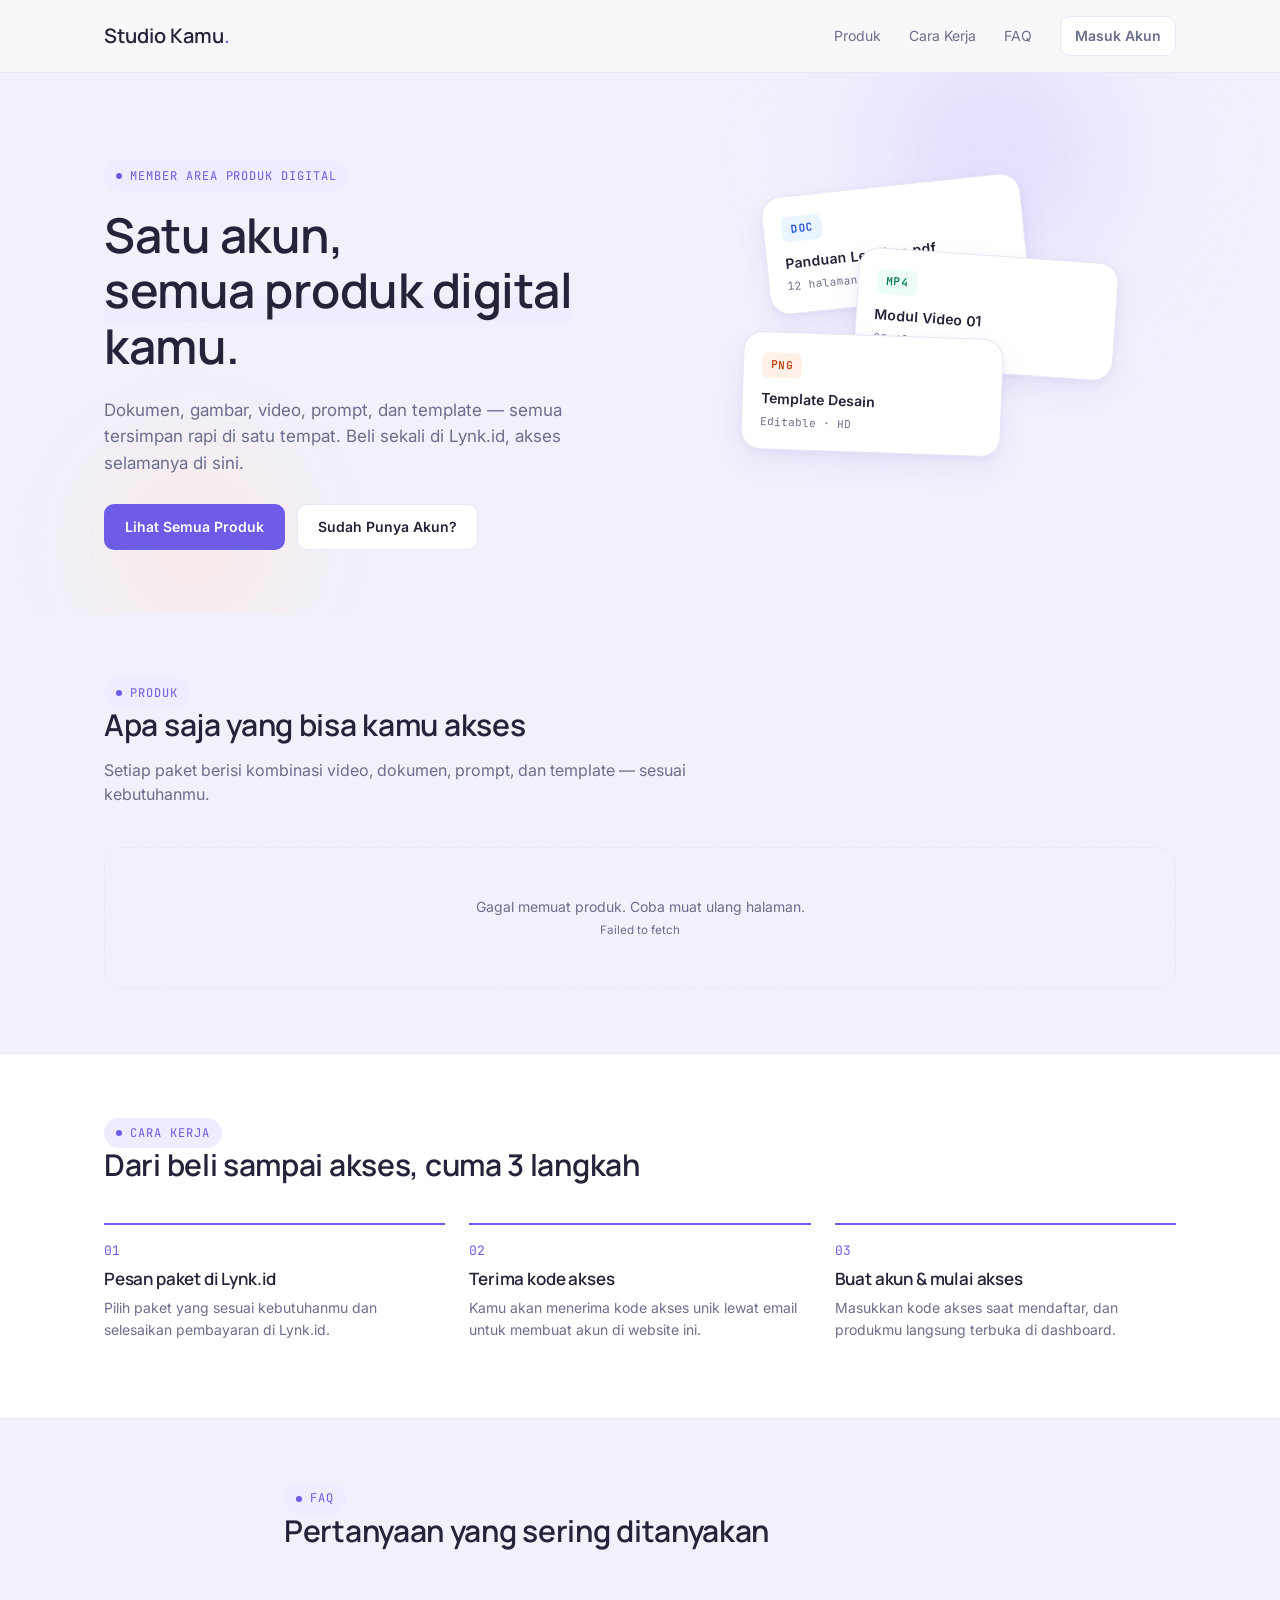
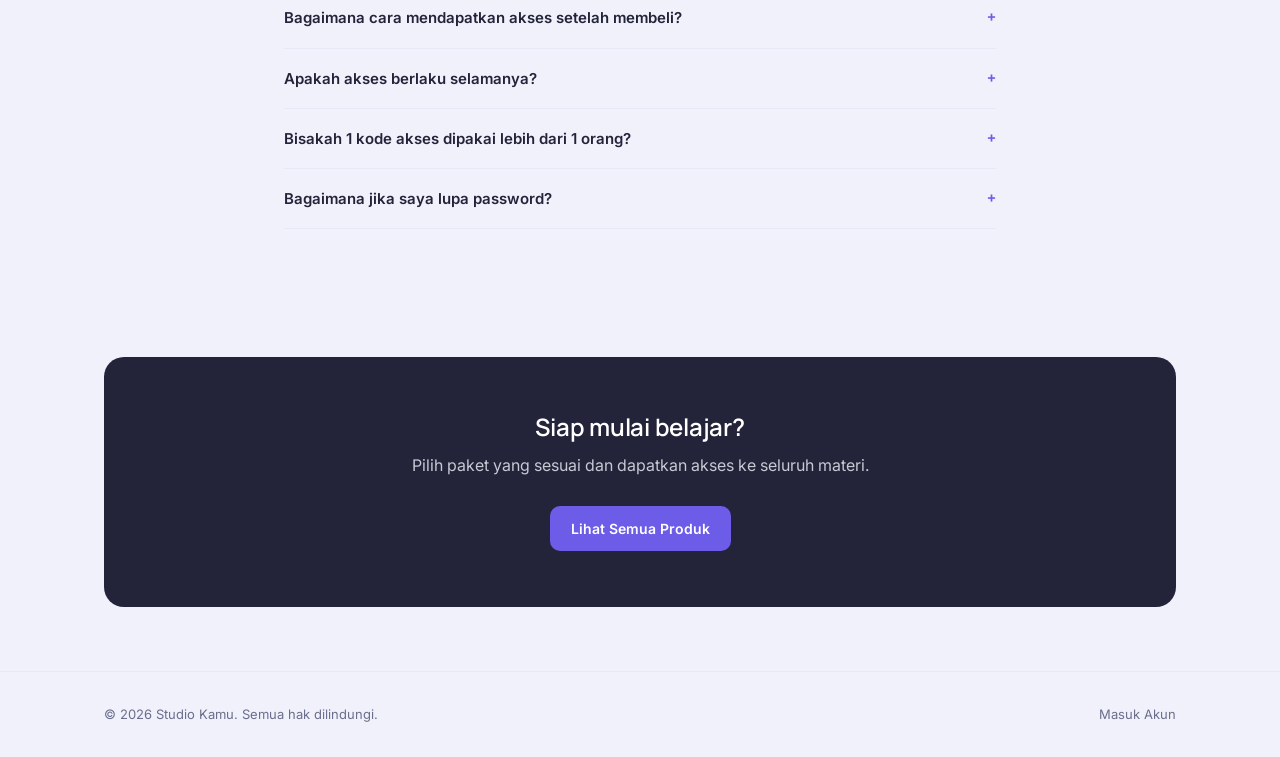
<file: index.html>
<!DOCTYPE html>
<html lang="id">
<head>
  <meta charset="UTF-8">
  <meta name="viewport" content="width=device-width, initial-scale=1">
  <title>Member Area — Studio Kamu</title>
  <link rel="preconnect" href="https://fonts.googleapis.com">
  <link href="https://fonts.googleapis.com/css2?family=Manrope:wght@700;800&family=Inter:wght@400;500;600;700&family=JetBrains+Mono:wght@500;600&display=swap" rel="stylesheet">
  <link rel="stylesheet" href="assets/style.css">
</head>
<body>

  <nav class="navbar">
    <div class="container navbar-inner">
      <div class="brand">Studio Kamu<span style="color:var(--accent)">.</span></div>
      <div class="nav-links">
        <a href="#produk">Produk</a>
        <a href="#alur">Cara Kerja</a>
        <a href="#faq">FAQ</a>
        <a href="login.html" class="btn btn-outline btn-sm" id="navAuthBtn">Masuk Akun</a>
      </div>
    </div>
  </nav>

  <!-- ============ HERO ============ -->
  <header class="hero">
    <div class="hero-blob b1" aria-hidden="true"></div>
    <div class="hero-blob b2" aria-hidden="true"></div>
    <div class="container hero-grid">
      <div>
        <span class="eyebrow">Member Area Produk Digital</span>
        <h1>Satu akun,<br><span class="underline-accent">semua produk digital</span> kamu.</h1>
        <p class="hero-lede">
          Dokumen, gambar, video, prompt, dan template — semua tersimpan rapi
          di satu tempat. Beli sekali di Lynk.id, akses selamanya di sini.
        </p>
        <div class="hero-cta-row">
          <a href="#produk" class="btn btn-primary">Lihat Semua Produk</a>
          <a href="login.html" class="btn btn-outline" id="heroAuthBtn">Sudah Punya Akun?</a>
        </div>
      </div>

      <div class="file-stack" aria-hidden="true">
        <div class="file-card c1">
          <span class="chip doc">DOC</span>
          <div class="file-title">Panduan Lengkap.pdf</div>
          <div class="file-meta">12 halaman · siap pakai</div>
        </div>
        <div class="file-card c2">
          <span class="chip vid">MP4</span>
          <div class="file-title">Modul Video 01</div>
          <div class="file-meta">08:42 menit</div>
        </div>
        <div class="file-card c3">
          <span class="chip img">PNG</span>
          <div class="file-title">Template Desain</div>
          <div class="file-meta">Editable · HD</div>
        </div>
      </div>
    </div>
  </header>

  <!-- ============ PRODUK ============ -->
  <section id="produk">
    <div class="container">
      <div class="section-head">
        <span class="eyebrow">Produk</span>
        <h2>Apa saja yang bisa kamu akses</h2>
        <p>Setiap paket berisi kombinasi video, dokumen, prompt, dan template — sesuai kebutuhanmu.</p>
      </div>

      <div class="produk-grid" id="produkGrid">
        <div class="produk-empty">Memuat daftar produk...</div>
      </div>
    </div>
  </section>

  <!-- ============ ALUR PEMBELIAN ============ -->
  <section id="alur" style="background:var(--surface);border-top:1px solid var(--border);border-bottom:1px solid var(--border);">
    <div class="container">
      <div class="section-head">
        <span class="eyebrow">Cara Kerja</span>
        <h2>Dari beli sampai akses, cuma 3 langkah</h2>
      </div>
      <div class="alur-grid">
        <div class="alur-item">
          <div class="alur-num">01</div>
          <h3>Pesan paket di Lynk.id</h3>
          <p>Pilih paket yang sesuai kebutuhanmu dan selesaikan pembayaran di Lynk.id.</p>
        </div>
        <div class="alur-item">
          <div class="alur-num">02</div>
          <h3>Terima kode akses</h3>
          <p>Kamu akan menerima kode akses unik lewat email untuk membuat akun di website ini.</p>
        </div>
        <div class="alur-item">
          <div class="alur-num">03</div>
          <h3>Buat akun &amp; mulai akses</h3>
          <p>Masukkan kode akses saat mendaftar, dan produkmu langsung terbuka di dashboard.</p>
        </div>
      </div>
    </div>
  </section>

  <!-- ============ FAQ ============ -->
  <section id="faq">
    <div class="container" style="max-width:760px;">
      <div class="section-head">
        <span class="eyebrow">FAQ</span>
        <h2>Pertanyaan yang sering ditanyakan</h2>
      </div>

      <div class="faq-item">
        <div class="faq-q">Bagaimana cara mendapatkan akses setelah membeli?<span class="faq-icon">+</span></div>
        <div class="faq-a">Setelah pembayaran di Lynk.id berhasil, kamu akan menerima email berisi kode akses unik. Gunakan kode ini saat membuat akun di halaman "Masuk Akun".</div>
      </div>
      <div class="faq-item">
        <div class="faq-q">Apakah akses berlaku selamanya?<span class="faq-icon">+</span></div>
        <div class="faq-a">Tergantung paket yang kamu beli. Detail masa akses tertera pada masing-masing produk.</div>
      </div>
      <div class="faq-item">
        <div class="faq-q">Bisakah 1 kode akses dipakai lebih dari 1 orang?<span class="faq-icon">+</span></div>
        <div class="faq-a">Tidak. Setiap kode akses hanya bisa digunakan satu kali untuk menjaga keamanan konten.</div>
      </div>
      <div class="faq-item">
        <div class="faq-q">Bagaimana jika saya lupa password?<span class="faq-icon">+</span></div>
        <div class="faq-a">Gunakan opsi "Lupa Password" di halaman login. Link reset akan dikirim ke email terdaftar.</div>
      </div>
    </div>
  </section>

  <!-- ============ CTA AKHIR ============ -->
  <section>
    <div class="container">
      <div class="cta-final">
        <h2>Siap mulai belajar?</h2>
        <p>Pilih paket yang sesuai dan dapatkan akses ke seluruh materi.</p>
        <a href="#produk" class="btn btn-primary" style="margin-top:12px;">Lihat Semua Produk</a>
      </div>
    </div>
  </section>

  <footer>
    <div class="container" style="display:flex;justify-content:space-between;align-items:center;width:100%;">
      <span>© <span id="thisYear"></span> Studio Kamu. Semua hak dilindungi.</span>
      <a href="login.html">Masuk Akun</a>
    </div>
  </footer>

  <script src="assets/api.js"></script>
  <script>
    document.getElementById('thisYear').textContent = new Date().getFullYear();

    // Kalau sudah login, tombol mengarah ke dashboard, bukan halaman login lagi.
    if (getToken()) {
      const nav = document.getElementById('navAuthBtn');
      nav.href = 'dashboard.html'; nav.textContent = 'Buka Dashboard';
      const hero = document.getElementById('heroAuthBtn');
      hero.href = 'dashboard.html'; hero.textContent = 'Buka Dashboard';
    }

    async function loadProdukList() {
      const grid = document.getElementById('produkGrid');
      try {
        const res = await apiGet('getPublicProdukList', {});

        if (!res.success || !res.data || res.data.length === 0) {
          grid.innerHTML = '<div class="produk-empty">Belum ada produk yang ditambahkan.<br><small>Tambahkan produk lewat Admin Panel.</small></div>';
          return;
        }

        // FIX: nama/deskripsi/thumbnail dulu disisipkan mentah ke HTML.
        // Satu tanda kutip di nama produk sudah cukup merusak seluruh kartu.
        grid.innerHTML = res.data.map(function (p) {
          const thumb = p.thumbnail
            ? '<img src="' + escapeAttr(p.thumbnail) + '" alt="' + escapeAttr(p.nama) + '">'
            : escapeHtml(p.kategori || 'PRODUK');
          return (
            '<div class="produk-card">' +
            '<div class="produk-thumb">' + thumb + '</div>' +
            '<div class="produk-nama">' + escapeHtml(p.nama) + '</div>' +
            '<p class="produk-desc">' + escapeHtml(p.deskripsi || '') + '</p>' +
            '<a href="login.html" class="btn btn-outline btn-sm btn-block">Lihat Detail</a>' +
            '</div>'
          );
        }).join('');
      } catch (err) {
        grid.innerHTML = '<div class="produk-empty">Gagal memuat produk. Coba muat ulang halaman.<br><small>' + escapeHtml(err.message) + '</small></div>';
      }
    }

    loadProdukList();
  </script>
</body>
</html>
</file>
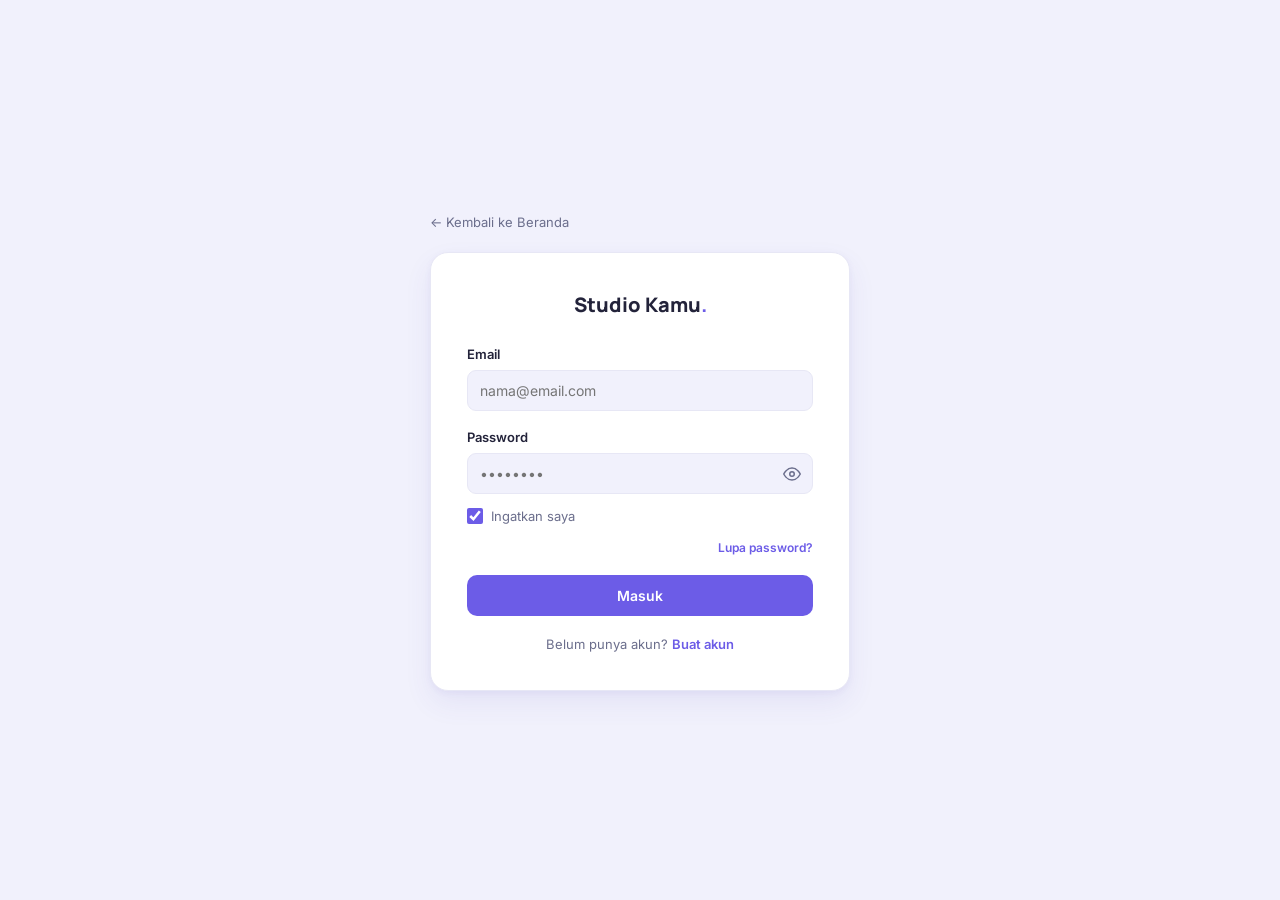
<file: admin.html>
<!DOCTYPE html>
<html lang="id">
<head>
  <meta charset="UTF-8">
  <meta name="viewport" content="width=device-width, initial-scale=1">
  <title>Admin Panel — Studio Kamu</title>
  <link rel="preconnect" href="https://fonts.googleapis.com">
  <link href="https://fonts.googleapis.com/css2?family=Manrope:wght@700;800&family=Inter:wght@400;500;600;700&family=JetBrains+Mono:wght@500;600&display=swap" rel="stylesheet">
  <link rel="stylesheet" href="assets/style.css">
  <style>
    .content-inner { max-width: 1000px; }
    .tab-view { display: none; }
    .tab-view.active { display: block; }
    .breadcrumb { font-size: 13px; color: var(--ink-soft); margin-bottom: 14px; }
    .breadcrumb a { color: var(--accent); cursor: pointer; }

    /* ---- Bar navigasi: tombol kembali (menggantikan deretan tab) ---- */
    .nav-bar { display: flex; align-items: center; justify-content: space-between; gap: 12px; margin-bottom: 24px; min-height: 34px; }
    .nav-bar-left { display: flex; align-items: center; gap: 12px; }
    .back-btn {
      display: inline-flex; align-items: center; gap: 6px;
      padding: 8px 14px; border-radius: 99px; font-size: 13px; font-weight: 600;
      border: 1px solid var(--border); background: var(--surface); color: var(--ink-soft); cursor: pointer;
    }
    .back-btn:hover { border-color: var(--accent); color: var(--accent); }
    /* FIX: .back-btn dulu cuma dipakai untuk teks panah "← Beranda", tidak
       pernah berisi <svg>. Begitu ikon gear (Pengaturan) dipasang ke situ,
       SVG-nya tidak diberi ukuran — jatuh ke ukuran bawaan browser (300x150px,
       nyaris kosong terlihat), makanya tampak seperti oval kosong. */
    .back-btn svg { width: 15px; height: 15px; flex-shrink: 0; }
    .nav-title { font-size: 14px; font-weight: 700; color: var(--ink); }

    /* ---- Kartu statistik ---- */
    /* auto-fit: 5 kartu tidak lagi menyisakan satu kartu yatim di baris kedua. */
    .stat-grid { grid-template-columns: repeat(auto-fit, minmax(165px, 1fr)); margin-bottom: 28px; }

    /* ---- Panel ringkasan di beranda ---- */
    .home-head { display: flex; justify-content: space-between; align-items: center; gap: 10px; flex-wrap: wrap; margin-bottom: 14px; }
    .home-head-left { display: flex; align-items: center; gap: 8px; }
    .home-head-right { display: flex; align-items: center; gap: 8px; flex-wrap: wrap; }
    .home-head h3 { font-size: 15px; margin: 0; display: flex; align-items: center; gap: 8px; }
    .home-head h3 svg { width: 16px; height: 16px; color: var(--ink-soft); }
    .home-count { font-size: 12px; color: var(--ink-soft); font-weight: 500; }
    .home-foot { margin-top: 12px; padding-top: 12px; border-top: 1px solid var(--border); text-align: center; }
    .home-more { font-size: 12px; color: var(--ink-soft); }

    /* Tombol kecil panah atas-bawah untuk balik urutan tanggal di panel beranda. */
    .sort-icon-btn {
      width: 26px; height: 26px; flex-shrink: 0; padding: 0;
      border: 1px solid var(--border); border-radius: 7px; background: var(--surface);
      color: var(--ink-soft); font-size: 13px; line-height: 1; cursor: pointer;
      display: inline-flex; align-items: center; justify-content: center;
    }
    .sort-icon-btn:hover { border-color: var(--accent); color: var(--accent); }

    /* Tombol aksi tabel (Kelola/Hapus/Aktifkan) sebagai ikon + tooltip native (title). */
    .icon-action-btn {
      width: 30px; height: 30px; flex-shrink: 0; padding: 0;
      border: 1px solid var(--border); border-radius: 8px; background: var(--surface);
      color: var(--ink-soft); cursor: pointer;
      display: inline-flex; align-items: center; justify-content: center;
    }
    .icon-action-btn svg { width: 15px; height: 15px; }
    .icon-action-btn:hover { border-color: var(--accent); color: var(--accent); }
    .icon-action-btn.danger:hover { border-color: #F0506E; color: #F0506E; }
    .row-actions { display: flex; gap: 6px; align-items: center; }

    /* Kotak cari ringkas dengan ikon kaca pembesar, dipakai di panel beranda. */
    .home-search-wrap { position: relative; display: inline-flex; align-items: center; }
    .home-search-wrap svg { position: absolute; left: 8px; width: 13px; height: 13px; color: var(--ink-soft); pointer-events: none; }
    .home-search-input {
      width: 150px; padding: 6px 8px 6px 26px; border: 1px solid var(--border); border-radius: 8px;
      font-size: 12px; font-family: var(--font-body); background: var(--bg); color: var(--ink);
      transition: width 0.15s ease, border-color 0.15s ease;
    }
    .home-search-input:focus { width: 190px; border-color: var(--accent); outline: none; background: var(--surface); }

    /* ---- Toolbar sort & filter di kepala tiap panel ---- */
    .panel-head { flex-wrap: wrap; gap: 10px; }
    .toolbar-controls { display: flex; gap: 8px; align-items: center; flex-wrap: wrap; }
    .toolbar-input, .toolbar-select {
      padding: 8px 10px; border: 1px solid var(--border); border-radius: 8px;
      font-size: 13px; font-family: var(--font-body); background: var(--bg); color: var(--ink);
    }
    .toolbar-input { min-width: 170px; }
    .toolbar-input:focus, .toolbar-select:focus { border-color: var(--accent); outline: none; background: var(--surface); }
    .toolbar-select { cursor: pointer; }

    /* ---- Grafik pertumbuhan user ---- */
    .growth-empty { font-size: 13px; color: var(--ink-soft); text-align: center; padding: 30px 0; }
    .growth-bar-label { font-size: 11px; fill: var(--ink-soft); font-family: var(--font-body); }
    .growth-bar-count { font-size: 11px; fill: var(--ink); font-family: var(--font-body); font-weight: 700; }

    /* FIX: kotak cari (170px) + dropdown urutkan di layar HP sempit (~320-360px)
       menyisakan sedikit ruang dan terlihat sesak berdampingan dengan judul
       panel. Di layar sempit keduanya dibuat selebar penuh, bertumpuk rapi. */
    @media (max-width: 480px) {
      .toolbar-controls { width: 100%; }
      .toolbar-input, .toolbar-select { flex: 1 1 100%; min-width: 0; }
      .home-head-right { width: 100%; }
      .home-search-wrap { flex: 1 1 auto; }
      .home-search-input, .home-search-input:focus { width: 100%; }
      .home-head-right .btn { width: 100%; }
    }
  </style>
</head>
<body class="app-page">
  <div class="app-shell">
    <div id="sidebarMount"></div>
    <main class="main">
      <div class="content-inner">
        <h1 class="page-title">⚙️ Admin Panel</h1>

        <div class="nav-bar" id="navBar"></div>

        <!-- ========== BERANDA (STATISTIK + RINGKASAN) ========== -->
        <div class="tab-view active" id="tab-statistik">
          <div class="stat-grid" id="statGrid">
            <div class="stat-card"><div class="stat-num">…</div><div class="stat-label">Memuat</div></div>
          </div>

          <div class="panel" id="growthPanel">
            <div class="panel-head"><h3>Pertumbuhan User</h3></div>
            <div id="growthChart"><div class="growth-empty">Memuat grafik…</div></div>
          </div>

          <div class="panel">
            <div class="home-head">
              <div class="home-head-left">
                <h3 id="headUsers">Users</h3>
                <button class="sort-icon-btn" id="sortIconUsers" onclick="toggleHomeSort('users')" title="Terbaru dulu (klik untuk balik)" aria-label="Balik urutan tanggal">↓</button>
              </div>
              <div class="home-head-right">
                <div class="home-search-wrap">
                  <svg viewBox="0 0 24 24" fill="none" stroke="currentColor" stroke-width="2"><circle cx="11" cy="11" r="8"></circle><path d="m21 21-4.3-4.3"></path></svg>
                  <input type="search" class="home-search-input" placeholder="Cari nama/email..." oninput="onHomeFilterChange('users', this.value)">
                </div>
                <button class="btn btn-primary btn-sm" onclick="switchAdminTab('users')">Kelola Users</button>
              </div>
            </div>
            <table><thead><tr><th>Nama</th><th>Email</th><th>Role</th><th>Status</th><th>Tanggal Daftar</th></tr></thead><tbody id="homeUsers"></tbody></table>
            <div class="home-foot" id="footUsers"></div>
          </div>

          <div class="panel">
            <div class="home-head">
              <div class="home-head-left">
                <h3 id="headProduk">Produk</h3>
                <button class="sort-icon-btn" id="sortIconProduk" onclick="toggleHomeSort('produk')" title="Terbaru dulu (klik untuk balik)" aria-label="Balik urutan tanggal">↓</button>
              </div>
              <div class="home-head-right">
                <div class="home-search-wrap">
                  <svg viewBox="0 0 24 24" fill="none" stroke="currentColor" stroke-width="2"><circle cx="11" cy="11" r="8"></circle><path d="m21 21-4.3-4.3"></path></svg>
                  <input type="search" class="home-search-input" placeholder="Cari nama/kategori..." oninput="onHomeFilterChange('produk', this.value)">
                </div>
                <button class="btn btn-primary btn-sm" onclick="switchAdminTab('produk')">Kelola Produk</button>
              </div>
            </div>
            <table><thead><tr><th>Nama</th><th>Kategori</th><th>Tanggal Dibuat</th></tr></thead><tbody id="homeProduk"></tbody></table>
            <div class="home-foot" id="footProduk"></div>
          </div>

          <div class="panel">
            <div class="home-head">
              <div class="home-head-left">
                <h3 id="headKode">Kode Akses</h3>
                <button class="sort-icon-btn" id="sortIconKodeakses" onclick="toggleHomeSort('kodeakses')" title="Terbaru dulu (klik untuk balik)" aria-label="Balik urutan tanggal">↓</button>
              </div>
              <div class="home-head-right">
                <div class="home-search-wrap">
                  <svg viewBox="0 0 24 24" fill="none" stroke="currentColor" stroke-width="2"><circle cx="11" cy="11" r="8"></circle><path d="m21 21-4.3-4.3"></path></svg>
                  <input type="search" class="home-search-input" placeholder="Cari kode/produk..." oninput="onHomeFilterChange('kodeakses', this.value)">
                </div>
                <button class="btn btn-primary btn-sm" onclick="switchAdminTab('kodeakses')">Kelola Kode Akses</button>
              </div>
            </div>
            <table><thead><tr><th>Kode</th><th>Produk</th><th>Status</th><th>Dipakai Oleh</th><th>Tanggal Dibuat</th></tr></thead><tbody id="homeKode"></tbody></table>
            <div class="home-foot" id="footKode"></div>
          </div>

          <div class="panel">
            <div class="home-head">
              <div class="home-head-left">
                <h3 id="headPrompt">Prompt Library</h3>
                <button class="sort-icon-btn" id="sortIconPrompt" onclick="toggleHomeSort('prompt')" title="Terbaru dulu (klik untuk balik)" aria-label="Balik urutan tanggal">↓</button>
              </div>
              <div class="home-head-right">
                <div class="home-search-wrap">
                  <svg viewBox="0 0 24 24" fill="none" stroke="currentColor" stroke-width="2"><circle cx="11" cy="11" r="8"></circle><path d="m21 21-4.3-4.3"></path></svg>
                  <input type="search" class="home-search-input" placeholder="Cari judul/kategori..." oninput="onHomeFilterChange('prompt', this.value)">
                </div>
                <button class="btn btn-primary btn-sm" onclick="switchAdminTab('prompt')">Kelola Prompt</button>
              </div>
            </div>
            <table><thead><tr><th>Judul</th><th>Kategori</th><th>Produk</th><th>Tanggal Dibuat</th></tr></thead><tbody id="homePrompt"></tbody></table>
            <div class="home-foot" id="footPrompt"></div>
          </div>

          <div class="panel">
            <div class="home-head">
              <div class="home-head-left">
                <h3 id="headUpdate">Update</h3>
                <button class="sort-icon-btn" id="sortIconUpdate" onclick="toggleHomeSort('update')" title="Terbaru dulu (klik untuk balik)" aria-label="Balik urutan tanggal">↓</button>
              </div>
              <button class="btn btn-primary btn-sm" onclick="switchAdminTab('update')">Kelola Update</button>
            </div>
            <table><thead><tr><th>Judul</th><th>Tanggal</th></tr></thead><tbody id="homeUpdate"></tbody></table>
            <div class="home-foot" id="footUpdate"></div>
          </div>
        </div>

        <!-- ========== PRODUK & KONTEN ========== -->
        <div class="tab-view" id="tab-produk">
          <div class="breadcrumb" id="produkBreadcrumb"></div>
          <div id="produkArea"></div>
        </div>

        <!-- ========== PROMPT LIBRARY ========== -->
        <div class="tab-view" id="tab-prompt">
          <div class="panel">
            <div class="panel-head"><h3>Tambah Prompt Baru</h3></div>
            <div class="form-row">
              <div><label>Untuk Produk</label><select id="promptProduk"></select></div>
              <div><label>Kategori</label><input id="promptKategori" placeholder="Contoh: Copywriting, SEO"></div>
            </div>
            <div class="form-row single"><div><label>Judul Prompt</label><input id="promptJudul"></div></div>
            <div class="form-row single"><div><label>Isi Prompt</label><textarea id="promptIsi" style="min-height:100px;"></textarea></div></div>
            <button class="btn btn-primary btn-sm" onclick="createPrompt()">Tambah Prompt</button>
          </div>
          <div class="panel">
            <div class="panel-head" id="promptToolbar"><h3>Daftar Prompt</h3></div>
            <table><thead><tr><th>Judul</th><th>Kategori</th><th>Produk</th><th>Tanggal Dibuat</th><th></th></tr></thead><tbody id="promptTable"></tbody></table>
          </div>
        </div>

        <!-- ========== KODE AKSES ========== -->
        <div class="tab-view" id="tab-kodeakses">
          <div class="panel">
            <div class="panel-head"><h3>Generate Kode Akses Baru</h3></div>
            <div class="form-row">
              <div><label>Untuk Produk</label><select id="genKodeProduk"></select></div>
              <div><label>Jumlah Kode</label><input type="number" id="genKodeJumlah" value="1" min="1" max="100"></div>
            </div>
            <button class="btn btn-primary btn-sm" onclick="generateKode()">Generate Kode</button>
          </div>
          <div class="panel">
            <div class="panel-head" id="kodeAksesToolbar"><h3>Daftar Kode Akses</h3></div>
            <table><thead><tr><th>Kode</th><th>Produk</th><th>Status</th><th>Dipakai Oleh</th><th>Tanggal Dibuat</th><th></th></tr></thead><tbody id="kodeAksesTable"></tbody></table>
          </div>
        </div>

        <!-- ========== USERS ========== -->
        <div class="tab-view" id="tab-users">
          <div class="panel">
            <div class="panel-head" id="usersToolbar"></div>
            <table><thead><tr><th>Nama</th><th>Email</th><th>Role</th><th>Status</th><th>Tanggal Daftar</th><th>Terakhir Login</th><th></th></tr></thead><tbody id="usersTable"></tbody></table>
          </div>
        </div>

        <!-- ========== UPDATE ========== -->
        <div class="tab-view" id="tab-update">
          <div class="panel">
            <div class="panel-head"><h3>Tulis Update Baru</h3></div>
            <div class="form-row single"><div><label>Judul</label><input id="updateJudul"></div></div>
            <div class="form-row single"><div><label>Isi</label><textarea id="updateIsi"></textarea></div></div>
            <button class="btn btn-primary btn-sm" onclick="createUpdate()">Publikasikan</button>
          </div>
          <div class="panel">
            <div class="panel-head" id="updateToolbar"><h3>Riwayat Update</h3></div>
            <table><thead><tr><th>Judul</th><th>Tanggal</th><th></th></tr></thead><tbody id="updateTable"></tbody></table>
          </div>
        </div>

        <!-- ========== PENGATURAN ========== -->
        <div class="tab-view" id="tab-pengaturan">
          <div class="panel" style="max-width:520px;">
            <div class="panel-head"><h3>Tombol Bantuan WhatsApp</h3></div>
            <p style="font-size:13px;color:var(--ink-soft);margin:-6px 0 14px;">
              Kalau diisi, tombol bantuan mengambang akan muncul di kanan-bawah semua
              halaman member dan mengarah ke link ini. Kosongkan untuk menyembunyikan tombolnya.
            </p>
            <div class="form-row single">
              <div>
                <label>Link WhatsApp Admin</label>
                <input id="waLinkInput" placeholder="https://wa.me/6281234567890">
              </div>
            </div>
            <div id="pengaturanMsg" class="form-msg"></div>
            <button class="btn btn-primary btn-sm" onclick="savePengaturan()">Simpan</button>
          </div>
        </div>

      </div>
    </main>
  </div>

  <script src="assets/api.js"></script>
  <script>
    const STATE = {
      produkList: [], selectedProduk: null, modulList: [], selectedModul: null, kontenList: [],
      usersList: [], kodeList: [], promptList: [], updateList: [],
      sort: { users: 'daftar_desc', produk: 'urutan_asc', kodeakses: 'tersedia_dulu', prompt: 'judul_asc', update: 'tanggal_desc' },
      filter: { users: '', produk: '', kodeakses: '', prompt: '' },
      // Sort/filter di panel BERANDA terpisah dari yang di tampilan penuh (di atas),
      // supaya mengetik di satu panel tidak diam-diam mengubah apa yang tampil
      // saat user pindah ke tab penuh untuk menu yang sama.
      homeSort: { users: 'desc', produk: 'desc', kodeakses: 'desc', prompt: 'desc', update: 'desc' },
      homeFilter: { users: '', produk: '', kodeakses: '', prompt: '' }
    };

    const TABS = [
      { key: 'statistik', label: 'Beranda', icon: 'chart' },
      { key: 'produk', label: 'Produk & Konten', icon: 'box' },
      { key: 'prompt', label: 'Prompt Library', icon: 'list' },
      { key: 'kodeakses', label: 'Kode Akses', icon: 'key' },
      { key: 'users', label: 'Users', icon: 'users' },
      { key: 'update', label: 'Update', icon: 'bell' },
      { key: 'pengaturan', label: 'Pengaturan', icon: 'settings' }
    ];

    const SORT_OPTIONS = {
      users: [
        { value: 'daftar_desc', label: 'Terbaru daftar' },
        { value: 'daftar_asc', label: 'Terlama daftar' },
        { value: 'nama_asc', label: 'Nama (A-Z)' },
        { value: 'login_desc', label: 'Terakhir login' }
      ],
      produk: [
        { value: 'urutan_asc', label: 'Urutan' },
        { value: 'nama_asc', label: 'Nama (A-Z)' },
        { value: 'dibuat_desc', label: 'Terbaru dibuat' }
      ],
      kodeakses: [
        { value: 'tersedia_dulu', label: 'Tersedia dulu' },
        { value: 'kode_asc', label: 'Kode (A-Z)' },
        { value: 'terpakai_terbaru', label: 'Terpakai terbaru' },
        { value: 'dibuat_desc', label: 'Terbaru dibuat' }
      ],
      prompt: [
        { value: 'judul_asc', label: 'Judul (A-Z)' },
        { value: 'kategori_asc', label: 'Kategori' },
        { value: 'dibuat_desc', label: 'Terbaru dibuat' }
      ],
      update: [
        { value: 'tanggal_desc', label: 'Terbaru' },
        { value: 'tanggal_asc', label: 'Terlama' }
      ]
    };

    /** Nama produk berdasarkan id — dipakai agar tabel tidak lagi menampilkan ID mentah. */
    const PRODUK_NAMA = {};
    function namaProduk(id) { return PRODUK_NAMA[id] || id || '-'; }

    if (requireAdmin()) {
      try {
        mountSidebar('admin');
        showLoading('Memuat beranda...');
        loadBeranda();
      } catch (err) {
        console.error('Admin init error:', err);
        document.getElementById('navBar').innerHTML =
          '<div class="empty-state" style="border-color:#F0506E;">⚠️ Gagal memuat Admin Panel: ' + escapeHtml(err.message) +
          '<br><small>Coba hard refresh (Ctrl+Shift+R). Pastikan file assets/api.js di GitHub sudah versi terbaru.</small></div>';
      }
    }

    function labelTab(key) {
      const t = TABS.find(function (x) { return x.key === key; });
      return t ? t.label : key;
    }

    /**
     * Bangun HTML kotak cari + dropdown urut untuk kepala sebuah panel.
     * PENTING: dipanggil hanya SEKALI saat data pertama kali dimuat (di
     * loadX()), bukan setiap kali user mengetik. Kalau elemen <input> ini
     * ikut dibangun ulang tiap ketikan, fokus & posisi kursor hilang dan
     * user cuma bisa mengetik satu huruf lalu harus klik ulang.
     */
    function toolbarHtml(view, judul, withFilter, placeholder) {
      const opsi = SORT_OPTIONS[view] || [];
      const filterHtml = withFilter
        ? '<input type="search" class="toolbar-input" placeholder="' + escapeAttr(placeholder) +
          '" value="' + escapeAttr(STATE.filter[view] || '') +
          '" oninput="onFilterChange(\'' + view + '\', this.value)">'
        : '';
      const sortHtml = '<select class="toolbar-select" onchange="onSortChange(\'' + view + '\', this.value)">' +
        opsi.map(function (o) {
          const dipilih = STATE.sort[view] === o.value ? ' selected' : '';
          return '<option value="' + o.value + '"' + dipilih + '>Urutkan: ' + escapeHtml(o.label) + '</option>';
        }).join('') + '</select>';
      return '<h3>' + escapeHtml(judul) + '</h3><div class="toolbar-controls">' + filterHtml + sortHtml + '</div>';
    }

    /** Dipanggil dari input pencarian. Tidak menembak server — data sudah di cache. */
    function onFilterChange(view, value) {
      STATE.filter[view] = value;
      renderRowsFor(view);
    }

    /** Dipanggil dari dropdown urutkan. Juga tidak menembak server. */
    function onSortChange(view, value) {
      STATE.sort[view] = value;
      renderRowsFor(view);
    }

    function renderRowsFor(view) {
      if (view === 'users') renderUsersRows();
      if (view === 'produk') renderProdukRows();
      if (view === 'kodeakses') renderKodeAksesRows();
      if (view === 'prompt') renderPromptRows();
      if (view === 'update') renderUpdateRows();
    }

    function cocokFilter(query, teks) {
      if (!query) return true;
      return String(teks || '').toLowerCase().indexOf(query.toLowerCase()) !== -1;
    }

    function waktuMs(v) {
      const d = new Date(v);
      return isNaN(d.getTime()) ? 0 : d.getTime();
    }

    /** id tombol ikon sort per panel beranda — nama tidak selalu = nama view (kodeakses -> Kode). */
    const HOME_SORT_BTN = { users: 'sortIconUsers', produk: 'sortIconProduk', kodeakses: 'sortIconKodeakses', prompt: 'sortIconPrompt', update: 'sortIconUpdate' };

    /** Klik ikon ↕ di panel beranda: balik antara terbaru-dulu dan terlama-dulu. */
    function toggleHomeSort(view) {
      STATE.homeSort[view] = STATE.homeSort[view] === 'asc' ? 'desc' : 'asc';
      const btn = document.getElementById(HOME_SORT_BTN[view]);
      if (btn) {
        const asc = STATE.homeSort[view] === 'asc';
        btn.textContent = asc ? '↑' : '↓';
        btn.title = asc ? 'Terlama dulu (klik untuk balik)' : 'Terbaru dulu (klik untuk balik)';
      }
      renderHomeRowsFor(view);
    }

    /** Kotak cari kecil di panel beranda. Tidak menembak server — data sudah di cache. */
    function onHomeFilterChange(view, value) {
      STATE.homeFilter[view] = value;
      renderHomeRowsFor(view);
    }

    function renderHomeRowsFor(view) {
      if (view === 'users') renderHomeUsersRows();
      if (view === 'produk') renderHomeProdukRows();
      if (view === 'kodeakses') renderHomeKodeRows();
      if (view === 'prompt') renderHomePromptRows();
      if (view === 'update') renderHomeUpdateRows();
    }

    /** Beranda tidak punya tombol kembali; menu lain punya. Ikon gear di kanan selalu ada. */
    function renderNav(tab) {
      const bar = document.getElementById('navBar');
      const kiri = tab === 'statistik'
        ? ''
        : '<button class="back-btn" onclick="switchAdminTab(\'statistik\')">' +
          '<span aria-hidden="true">←</span><span>Beranda</span></button>' +
          '<span class="nav-title">' + escapeHtml(labelTab(tab)) + '</span>';
      const kanan = tab === 'pengaturan'
        ? ''
        : '<button class="back-btn" onclick="switchAdminTab(\'pengaturan\')" title="Pengaturan" aria-label="Pengaturan">' + ICONS.settings + '</button>';
      bar.innerHTML = '<div class="nav-bar-left">' + kiri + '</div>' + kanan;
    }

    function switchAdminTab(tab) {
      document.querySelectorAll('.tab-view').forEach(function (v) { v.classList.remove('active'); });
      document.getElementById('tab-' + tab).classList.add('active');
      renderNav(tab);
      window.scrollTo(0, 0);
      showLoading('Memuat data...');
      loadTab(tab);
    }

    function loadTab(tab) {
      if (tab === 'statistik') loadBeranda();
      if (tab === 'pengaturan') loadPengaturan();
      if (tab === 'produk') loadProdukList();
      if (tab === 'prompt') loadPromptLibrary();
      if (tab === 'kodeakses') loadKodeAkses();
      if (tab === 'users') loadUsers();
      if (tab === 'update') loadUpdate();
    }

    /** Ambil daftar produk sekali & isi cache nama produk. */
    async function fetchProdukList() {
      const res = await apiGet('adminGetAllProduk', {});
      if (handleSessionExpired(res)) return [];
      const list = (res.data || []);
      list.forEach(function (p) { PRODUK_NAMA[p.id] = p.nama; });
      return list;
    }

    function optionsHtml(list) {
      if (list.length === 0) return '<option value="">— belum ada produk —</option>';
      return list.map(function (p) {
        return '<option value="' + escapeAttr(p.id) + '">' + escapeHtml(p.nama) + '</option>';
      }).join('');
    }

    function formatTanggal(v) {
      if (!v) return '-';
      const d = new Date(v);
      if (isNaN(d.getTime())) return String(v);
      return d.toLocaleString('id-ID', { day: 'numeric', month: 'short', year: 'numeric', hour: '2-digit', minute: '2-digit' });
    }

    /* ---------------- BERANDA (statistik + ringkasan) ---------------- */

    const PREVIEW_MAX = 5; // baris yang ditampilkan di ringkasan beranda

    /**
     * Empat request dijalankan BERSAMAAN (Promise.all), bukan berurutan.
     * Kalau berurutan, beranda menunggu 4x waktu tunggu Apps Script yang
     * memang lambat — terasa seperti hang.
     */
    async function loadBeranda() {
      try {
        const [stat, users, produk, kode, prompt, update] = await Promise.all([
          apiGet('adminGetStatistik', {}),
          apiGet('adminGetAllUsers', {}),
          apiGet('adminGetAllProduk', {}),
          apiGet('adminGetAllKodeAkses', {}),
          apiGet('adminGetAllPrompt', {}),
          apiGet('adminGetAllUpdate', {})
        ]);
        hideLoading();

        if (handleSessionExpired(stat) || handleSessionExpired(users) ||
            handleSessionExpired(produk) || handleSessionExpired(kode) ||
            handleSessionExpired(prompt) || handleSessionExpired(update)) return;

        renderStatGrid(stat);
        renderHomeUsers(users);
        renderHomeProduk(produk);
        renderHomeKode(kode);
        renderHomePrompt(prompt);
        renderHomeUpdate(update);
        renderGrowthChart(users);
      } catch (err) {
        hideLoading();
        showToast('Gagal terhubung ke server: ' + err.message);
      }
    }

    function renderStatGrid(res) {
      if (!res.success) { showToast('Gagal memuat statistik: ' + res.message); return; }
      const s = res.data || {};
      document.getElementById('statGrid').innerHTML =
        statCard(s.totalUser || 0, 'Total User') +
        statCard(s.userAktif || 0, 'User Aktif') +
        statCard(s.totalProduk || 0, 'Total Produk') +
        statCard((s.kodeTerpakai || 0) + ' / ' + (s.totalKodeAkses || 0), 'Kode Terpakai') +
        statCard(s.loginMingguIni || 0, 'Login 7 Hari');
    }

    function statCard(num, label) {
      return '<div class="stat-card"><div class="stat-num">' + escapeHtml(num) + '</div><div class="stat-label">' + escapeHtml(label) + '</div></div>';
    }

    /**
     * Judul panel + jumlah total, dan teks "…dan N lainnya" di kaki panel.
     * `cocokCount` = jumlah baris yang lolos filter (sebelum dipotong ke
     * PREVIEW_MAX). Kalau tidak diisi, dianggap sama dengan total.
     */
    function setHomeMeta(headId, footId, judul, total, tampil, cocokCount) {
      document.getElementById(headId).innerHTML =
        escapeHtml(judul) + ' <span class="home-count">' + total + '</span>';
      const dasar = (typeof cocokCount === 'number') ? cocokCount : total;
      const sisa = dasar - tampil;
      document.getElementById(footId).innerHTML = sisa > 0
        ? '<span class="home-more">dan ' + sisa + ' lainnya</span>'
        : '';
    }

    function emptyRow(kolom, pesan) {
      return '<tr class="empty-row"><td colspan="' + kolom + '">' + escapeHtml(pesan) + '</td></tr>';
    }

    function renderHomeUsers(res) {
      const tbody = document.getElementById('homeUsers');
      if (!res.success) { tbody.innerHTML = emptyRow(5, 'Gagal memuat: ' + res.message); return; }
      STATE.usersList = res.data || [];
      renderHomeUsersRows();
    }

    function renderHomeUsersRows() {
      const tbody = document.getElementById('homeUsers');
      const q = STATE.homeFilter.users;
      let list = STATE.usersList.filter(function (u) {
        return cocokFilter(q, u.nama) || cocokFilter(q, u.email);
      });
      list = list.slice().sort(function (a, b) {
        const d = waktuMs(b.tanggal_daftar) - waktuMs(a.tanggal_daftar);
        return STATE.homeSort.users === 'asc' ? -d : d;
      });
      const tampil = list.slice(0, PREVIEW_MAX);

      setHomeMeta('headUsers', 'footUsers', 'Users', STATE.usersList.length, tampil.length, list.length);
      tbody.innerHTML = tampil.length === 0
        ? emptyRow(5, STATE.usersList.length === 0 ? 'Belum ada user.' : 'Tidak ada user yang cocok dengan pencarian.')
        : tampil.map(function (u) {
            const status = u.status === 'aktif'
              ? '<span class="badge aktif">Aktif</span>'
              : '<span class="badge nonaktif">Nonaktif</span>';
            const role = u.role === 'admin' ? '<span class="badge admin">Admin</span>' : 'Member';
            return '<tr><td>' + escapeHtml(u.nama) + '</td><td>' + escapeHtml(u.email) + '</td>' +
              '<td>' + role + '</td><td>' + status + '</td>' +
              '<td>' + escapeHtml(formatTanggal(u.tanggal_daftar)) + '</td></tr>';
          }).join('');
    }

    function renderHomeProduk(res) {
      const tbody = document.getElementById('homeProduk');
      if (!res.success) { tbody.innerHTML = emptyRow(3, 'Gagal memuat: ' + res.message); return; }
      STATE.produkList = res.data || [];
      // Sekalian isi cache nama produk — dipakai tabel kode akses & prompt di beranda.
      STATE.produkList.forEach(function (p) { PRODUK_NAMA[p.id] = p.nama; });
      renderHomeProdukRows();
    }

    function renderHomeProdukRows() {
      const tbody = document.getElementById('homeProduk');
      const q = STATE.homeFilter.produk;
      let list = STATE.produkList.filter(function (p) {
        return cocokFilter(q, p.nama) || cocokFilter(q, p.kategori);
      });
      list = list.slice().sort(function (a, b) {
        const d = waktuMs(b.tanggal_dibuat) - waktuMs(a.tanggal_dibuat);
        return STATE.homeSort.produk === 'asc' ? -d : d;
      });
      const tampil = list.slice(0, PREVIEW_MAX);

      setHomeMeta('headProduk', 'footProduk', 'Produk', STATE.produkList.length, tampil.length, list.length);
      tbody.innerHTML = tampil.length === 0
        ? emptyRow(3, STATE.produkList.length === 0 ? 'Belum ada produk.' : 'Tidak ada produk yang cocok dengan pencarian.')
        : tampil.map(function (p) {
            return '<tr><td>' + escapeHtml(p.nama) + '</td><td>' + escapeHtml(p.kategori || '-') + '</td>' +
              '<td>' + escapeHtml(formatTanggal(p.tanggal_dibuat)) + '</td></tr>';
          }).join('');
    }

    /** Dipakai bersama oleh beranda & tampilan penuh Kode Akses. */
    function isKodeTerpakai(k) {
      return k.status_pakai === true || k.status_pakai === 'TRUE' || k.status_pakai === 'terpakai';
    }

    function renderHomeKode(res) {
      const tbody = document.getElementById('homeKode');
      if (!res.success) { tbody.innerHTML = emptyRow(5, 'Gagal memuat: ' + res.message); return; }
      STATE.kodeList = res.data || [];
      renderHomeKodeRows();
    }

    function renderHomeKodeRows() {
      const tbody = document.getElementById('homeKode');
      const q = STATE.homeFilter.kodeakses;
      let list = STATE.kodeList.filter(function (k) {
        return cocokFilter(q, k.kode) || cocokFilter(q, namaProduk(k.produk_id)) || cocokFilter(q, k.dipakai_oleh);
      });

      if (q) {
        // Sedang mencari: urutkan berdasarkan tanggal seperti panel lain.
        list = list.slice().sort(function (a, b) {
          const d = waktuMs(b.tanggal_dibuat) - waktuMs(a.tanggal_dibuat);
          return STATE.homeSort.kodeakses === 'asc' ? -d : d;
        });
      } else {
        // Tidak sedang mencari: kode yang MASIH TERSEDIA didahulukan — itu yang
        // biasanya dicari admin saat mau membagikan akses ke pembeli baru.
        list = list.slice().sort(function (a, b) {
          return (isKodeTerpakai(a) ? 1 : 0) - (isKodeTerpakai(b) ? 1 : 0);
        });
      }
      const tampil = list.slice(0, PREVIEW_MAX);

      setHomeMeta('headKode', 'footKode', 'Kode Akses', STATE.kodeList.length, tampil.length, list.length);
      tbody.innerHTML = tampil.length === 0
        ? emptyRow(5, STATE.kodeList.length === 0 ? 'Belum ada kode akses.' : 'Tidak ada kode yang cocok dengan pencarian.')
        : tampil.map(function (k) {
            const status = isKodeTerpakai(k)
              ? '<span class="badge nonaktif">Terpakai</span>'
              : '<span class="badge aktif">Tersedia</span>';
            return '<tr><td class="code-mono">' + escapeHtml(k.kode) + '</td>' +
              '<td>' + escapeHtml(namaProduk(k.produk_id)) + '</td>' +
              '<td>' + status + '</td>' +
              '<td>' + escapeHtml(k.dipakai_oleh || '-') + '</td>' +
              '<td>' + escapeHtml(formatTanggal(k.tanggal_dibuat)) + '</td></tr>';
          }).join('');
    }

    function renderHomePrompt(res) {
      const tbody = document.getElementById('homePrompt');
      if (!res.success) { tbody.innerHTML = emptyRow(4, 'Gagal memuat: ' + res.message); return; }
      STATE.promptList = res.data || [];
      renderHomePromptRows();
    }

    function renderHomePromptRows() {
      const tbody = document.getElementById('homePrompt');
      const q = STATE.homeFilter.prompt;
      let list = STATE.promptList.filter(function (p) {
        return cocokFilter(q, p.judul) || cocokFilter(q, p.kategori) || cocokFilter(q, namaProduk(p.produk_id));
      });
      list = list.slice().sort(function (a, b) {
        const d = waktuMs(b.tanggal_dibuat) - waktuMs(a.tanggal_dibuat);
        return STATE.homeSort.prompt === 'asc' ? -d : d;
      });
      const tampil = list.slice(0, PREVIEW_MAX);

      setHomeMeta('headPrompt', 'footPrompt', 'Prompt Library', STATE.promptList.length, tampil.length, list.length);
      tbody.innerHTML = tampil.length === 0
        ? emptyRow(4, STATE.promptList.length === 0 ? 'Belum ada prompt.' : 'Tidak ada prompt yang cocok dengan pencarian.')
        : tampil.map(function (p) {
            return '<tr><td>' + escapeHtml(p.judul) + '</td>' +
              '<td><span class="chip">' + escapeHtml(p.kategori || 'Umum') + '</span></td>' +
              '<td>' + escapeHtml(namaProduk(p.produk_id)) + '</td>' +
              '<td>' + escapeHtml(formatTanggal(p.tanggal_dibuat)) + '</td></tr>';
          }).join('');
    }

    function renderHomeUpdate(res) {
      const tbody = document.getElementById('homeUpdate');
      if (!res.success) { tbody.innerHTML = emptyRow(2, 'Gagal memuat: ' + res.message); return; }
      STATE.updateList = res.data || [];
      renderHomeUpdateRows();
    }

    function renderHomeUpdateRows() {
      const tbody = document.getElementById('homeUpdate');
      let list = STATE.updateList.slice().sort(function (a, b) {
        const d = waktuMs(b.tanggal) - waktuMs(a.tanggal);
        return STATE.homeSort.update === 'asc' ? -d : d;
      });
      const tampil = list.slice(0, PREVIEW_MAX);

      setHomeMeta('headUpdate', 'footUpdate', 'Update', STATE.updateList.length, tampil.length);
      tbody.innerHTML = tampil.length === 0
        ? emptyRow(2, 'Belum ada update.')
        : tampil.map(function (u) {
            return '<tr><td>' + escapeHtml(u.judul) + '</td><td>' + escapeHtml(formatTanggal(u.tanggal)) + '</td></tr>';
          }).join('');
    }

    /**
     * Grafik batang pertumbuhan user per bulan, dari kolom tanggal_daftar.
     * SVG digambar manual (bukan library) — cukup untuk kebutuhan ini dan
     * tidak menambah beban muat halaman.
     */
    function renderGrowthChart(res) {
      const target = document.getElementById('growthChart');
      if (!res.success) { target.innerHTML = '<div class="growth-empty">Gagal memuat data user.</div>'; return; }

      const list = res.data || [];
      const bucket = {}; // 'YYYY-MM' -> jumlah user daftar di bulan itu
      list.forEach(function (u) {
        const d = new Date(u.tanggal_daftar);
        if (isNaN(d.getTime())) return; // lewati baris tanpa tanggal daftar yang valid
        const key = d.getFullYear() + '-' + String(d.getMonth() + 1).padStart(2, '0');
        bucket[key] = (bucket[key] || 0) + 1;
      });

      const keys = Object.keys(bucket).sort();
      if (keys.length === 0) {
        target.innerHTML = '<div class="growth-empty">Belum cukup data (tanggal_daftar) untuk menampilkan grafik.</div>';
        return;
      }

      const NAMA_BULAN = ['Jan','Feb','Mar','Apr','Mei','Jun','Jul','Agu','Sep','Okt','Nov','Des'];
      const labelBulan = function (key) {
        const parts = key.split('-');
        return NAMA_BULAN[parseInt(parts[1], 10) - 1] + ' ' + parts[0].slice(2);
      };

      const nilai = keys.map(function (k) { return bucket[k]; });
      const maks = Math.max.apply(null, nilai);
      const lebar = 680, tinggi = 160, padBawah = 26, padAtas = 20;
      const lebarBar = Math.min(56, (lebar / keys.length) - 14);
      const jarak = lebar / keys.length;

      let svg = '<svg viewBox="0 0 ' + lebar + ' ' + tinggi + '" style="width:100%;min-width:480px;height:auto;display:block;" role="img" aria-label="Grafik pertumbuhan user per bulan">';
      keys.forEach(function (k, i) {
        const v = bucket[k];
        const tinggiBar = maks > 0 ? ((v / maks) * (tinggi - padBawah - padAtas)) : 0;
        const x = i * jarak + (jarak - lebarBar) / 2;
        const y = tinggi - padBawah - tinggiBar;
        svg += '<rect x="' + x.toFixed(1) + '" y="' + y.toFixed(1) + '" width="' + lebarBar.toFixed(1) +
          '" height="' + tinggiBar.toFixed(1) + '" rx="4" fill="var(--accent)"></rect>';
        svg += '<text class="growth-bar-count" x="' + (x + lebarBar / 2).toFixed(1) + '" y="' + (y - 6).toFixed(1) +
          '" text-anchor="middle">' + v + '</text>';
        svg += '<text class="growth-bar-label" x="' + (x + lebarBar / 2).toFixed(1) + '" y="' + (tinggi - 8) +
          '" text-anchor="middle">' + labelBulan(k) + '</text>';
      });
      svg += '</svg>';

      target.innerHTML = svg;
    }

    /* ---------------- PRODUK, MODUL, KONTEN ---------------- */
    async function loadProdukList() {
      STATE.selectedProduk = null; STATE.selectedModul = null;
      document.getElementById('produkBreadcrumb').innerHTML = '';
      try {
        STATE.produkList = await fetchProdukList();
        hideLoading();
        renderProdukShell();
      } catch (err) {
        hideLoading();
        showToast('Gagal memuat produk: ' + err.message);
      }
    }

    /** Bagian yang jarang berubah: form tambah + kerangka tabel. Dibangun sekali per kunjungan tab. */
    function renderProdukShell() {
      const html = '<div class="panel"><div class="panel-head"><h3>Tambah Produk Baru</h3></div>' +
        '<div class="form-row"><div><label>Nama Produk</label><input id="pNama"></div>' +
        '<div><label>Kategori</label><input id="pKategori" placeholder="Contoh: Video Course"></div></div>' +
        '<div class="form-row single"><div><label>Deskripsi</label><textarea id="pDeskripsi"></textarea></div></div>' +
        '<div class="form-row single"><div><label>URL Thumbnail (opsional)</label><input id="pThumbnail" placeholder="https://..."></div></div>' +
        '<button class="btn btn-primary btn-sm" onclick="createProduk()">Tambah Produk</button></div>' +
        '<div class="panel"><div class="panel-head" id="produkToolbar"></div>' +
        '<table><thead><tr><th>Nama</th><th>Kategori</th><th>Tanggal Dibuat</th><th></th></tr></thead><tbody id="produkTableBody"></tbody></table></div>';
      document.getElementById('produkArea').innerHTML = html;
      document.getElementById('produkToolbar').innerHTML = toolbarHtml('produk', 'Daftar Produk', true, 'Cari nama atau kategori...');
      renderProdukRows();
    }

    /** Bagian yang sering berubah (tiap ketik/ganti urutan): isi <tbody> saja. */
    function renderProdukRows() {
      const tbody = document.getElementById('produkTableBody');
      if (!tbody) return; // user sudah pindah ke sub-halaman modul

      const q = STATE.filter.produk;
      let list = STATE.produkList.filter(function (p) {
        return cocokFilter(q, p.nama) || cocokFilter(q, p.kategori);
      });

      const sort = STATE.sort.produk;
      if (sort === 'nama_asc') {
        list = list.slice().sort(function (a, b) { return String(a.nama).localeCompare(String(b.nama)); });
      } else if (sort === 'dibuat_desc') {
        list = list.slice().sort(function (a, b) { return waktuMs(b.tanggal_dibuat) - waktuMs(a.tanggal_dibuat); });
      } else {
        list = list.slice().sort(function (a, b) { return (a.urutan || 0) - (b.urutan || 0); });
      }

      if (list.length === 0) {
        tbody.innerHTML = '<tr class="empty-row"><td colspan="4">' +
          (STATE.produkList.length === 0 ? 'Belum ada produk.' : 'Tidak ada produk yang cocok dengan pencarian.') + '</td></tr>';
        return;
      }
      tbody.innerHTML = list.map(function (p) {
        // FIX: nama produk dulu di-escape hanya untuk kutip tunggal (escapeQ),
        // sehingga nama berisi < > atau kutip ganda merusak baris tabel.
        return '<tr><td>' + escapeHtml(p.nama) + '</td><td>' + escapeHtml(p.kategori || '-') + '</td>' +
          '<td>' + escapeHtml(formatTanggal(p.tanggal_dibuat)) + '</td><td class="row-actions">' +
          '<button class="icon-action-btn" onclick="openModul(\'' + escapeJs(p.id) + '\', \'' + escapeJs(p.nama) + '\')" title="Kelola modul" aria-label="Kelola modul">' + ICONS.settings + '</button>' +
          '<button class="icon-action-btn danger" onclick="deleteProduk(\'' + escapeJs(p.id) + '\')" title="Hapus produk" aria-label="Hapus produk">' + ICONS.trash + '</button></td></tr>';
      }).join('');
    }

    async function createProduk() {
      const data = {
        nama: document.getElementById('pNama').value.trim(),
        kategori: document.getElementById('pKategori').value.trim(),
        deskripsi: document.getElementById('pDeskripsi').value.trim(),
        thumbnail: document.getElementById('pThumbnail').value.trim()
      };
      if (!data.nama) { showToast('Nama produk wajib diisi.'); return; }
      showLoading('Menyimpan produk...');
      try {
        const res = await apiPost('adminCreateProduk', { data: data });
        if (handleSessionExpired(res)) return;
        if (!res.success) throw new Error(res.message);
        showToast('Produk berhasil ditambahkan.');
        loadProdukList();
      } catch (err) { showToast('Gagal: ' + err.message); }
    }

    async function deleteProduk(id) {
      if (!confirm('Hapus produk ini beserta seluruh modul, konten, dan kode aksesnya? Tindakan ini tidak bisa dibatalkan.')) return;
      showLoading('Menghapus produk...');
      try {
        const res = await apiPost('adminDeleteProduk', { produkId: id });
        if (handleSessionExpired(res)) return;
        if (!res.success) throw new Error(res.message);
        showToast('Produk dihapus.');
        loadProdukList();
      } catch (err) { showToast('Gagal: ' + err.message); }
    }

    async function openModul(produkId, produkNama) {
      STATE.selectedProduk = { id: produkId, nama: produkNama };
      STATE.selectedModul = null;
      document.getElementById('produkBreadcrumb').innerHTML =
        '<a onclick="loadProdukList()">Produk</a> / ' + escapeHtml(produkNama);
      showLoading('Memuat modul...');
      try {
        const res = await apiGet('adminGetModulByProduk', { produkId: produkId });
        hideLoading();
        if (handleSessionExpired(res)) return;
        STATE.modulList = res.data || [];
        renderModulList();
      } catch (err) { hideLoading(); showToast('Gagal memuat modul: ' + err.message); }
    }

    function renderModulList() {
      // FIX: urutan default sekarang = jumlah modul + 1, dulu selalu "1" sehingga
      // modul baru saling bertabrakan urutannya.
      const nextUrutan = STATE.modulList.length + 1;
      let html = '<div class="panel"><div class="panel-head"><h3>Tambah Modul</h3></div>' +
        '<div class="form-row"><div><label>Nama Modul</label><input id="mNama"></div>' +
        '<div><label>Urutan</label><input type="number" id="mUrutan" min="1" value="' + nextUrutan + '"></div></div>' +
        '<button class="btn btn-primary btn-sm" onclick="createModul()">Tambah Modul</button></div>';

      html += '<div class="panel"><div class="panel-head"><h3>Daftar Modul</h3></div><table><thead><tr><th>Nama Modul</th><th>Urutan</th><th></th></tr></thead><tbody>';
      if (STATE.modulList.length === 0) {
        html += '<tr class="empty-row"><td colspan="3">Belum ada modul untuk produk ini.</td></tr>';
      } else {
        STATE.modulList.slice().sort(function (a, b) { return (a.urutan || 0) - (b.urutan || 0); }).forEach(function (m) {
          html += '<tr><td>' + escapeHtml(m.nama_modul) + '</td><td>' + escapeHtml(m.urutan) + '</td><td class="row-actions">' +
            '<button class="icon-action-btn" onclick="openKonten(\'' + escapeJs(m.id) + '\', \'' + escapeJs(m.nama_modul) + '\')" title="Kelola konten" aria-label="Kelola konten">' + ICONS.settings + '</button>' +
            '<button class="icon-action-btn danger" onclick="deleteModul(\'' + escapeJs(m.id) + '\')" title="Hapus modul" aria-label="Hapus modul">' + ICONS.trash + '</button></td></tr>';
        });
      }
      html += '</tbody></table></div>';
      document.getElementById('produkArea').innerHTML = html;
    }

    async function createModul() {
      if (!STATE.selectedProduk) { showToast('Pilih produk dulu.'); return; }
      const data = {
        produk_id: STATE.selectedProduk.id,
        nama_modul: document.getElementById('mNama').value.trim(),
        urutan: parseInt(document.getElementById('mUrutan').value, 10) || 0
      };
      if (!data.nama_modul) { showToast('Nama modul wajib diisi.'); return; }
      showLoading('Menyimpan modul...');
      try {
        const res = await apiPost('adminCreateModul', { data: data });
        if (handleSessionExpired(res)) return;
        if (!res.success) throw new Error(res.message);
        showToast('Modul ditambahkan.');
        openModul(STATE.selectedProduk.id, STATE.selectedProduk.nama);
      } catch (err) { showToast('Gagal: ' + err.message); }
    }

    async function deleteModul(id) {
      if (!confirm('Hapus modul ini?')) return;
      showLoading('Menghapus modul...');
      try {
        const res = await apiPost('adminDeleteModul', { modulId: id });
        if (handleSessionExpired(res)) return;
        if (!res.success) throw new Error(res.message);
        showToast('Modul dihapus.');
        openModul(STATE.selectedProduk.id, STATE.selectedProduk.nama);
      } catch (err) { showToast('Gagal: ' + err.message); }
    }

    async function openKonten(modulId, modulNama) {
      STATE.selectedModul = { id: modulId, nama: modulNama };
      document.getElementById('produkBreadcrumb').innerHTML =
        '<a onclick="loadProdukList()">Produk</a> / ' +
        '<a onclick="openModul(\'' + escapeJs(STATE.selectedProduk.id) + '\', \'' + escapeJs(STATE.selectedProduk.nama) + '\')">' +
        escapeHtml(STATE.selectedProduk.nama) + '</a> / ' + escapeHtml(modulNama);
      showLoading('Memuat konten...');
      try {
        const res = await apiGet('adminGetKontenByModul', { modulId: modulId });
        hideLoading();
        if (handleSessionExpired(res)) return;
        STATE.kontenList = res.data || [];
        renderKontenList();
      } catch (err) { hideLoading(); showToast('Gagal memuat konten: ' + err.message); }
    }

    function renderKontenList() {
      const nextUrutan = STATE.kontenList.length + 1;
      let html = '<div class="panel"><div class="panel-head"><h3>Tambah Konten</h3></div>' +
        '<div class="form-row"><div><label>Tipe</label><select id="kTipe">' +
        '<option value="video">Video</option><option value="pdf">PDF / Dokumen</option>' +
        '<option value="prompt">Prompt</option><option value="template">Template</option></select></div>' +
        '<div><label>Urutan</label><input type="number" id="kUrutan" min="1" value="' + nextUrutan + '"></div></div>' +
        '<div class="form-row single"><div><label>Judul</label><input id="kJudul"></div></div>' +
        '<div class="form-row single"><div><label>URL (link Google Drive / video)</label><input id="kUrl" placeholder="https://drive.google.com/..."></div></div>' +
        '<button class="btn btn-primary btn-sm" onclick="createKonten()">Tambah Konten</button></div>';

      html += '<div class="panel"><div class="panel-head"><h3>Daftar Konten</h3></div><table><thead><tr><th>Tipe</th><th>Judul</th><th></th></tr></thead><tbody>';
      if (STATE.kontenList.length === 0) {
        html += '<tr class="empty-row"><td colspan="3">Belum ada konten di modul ini.</td></tr>';
      } else {
        STATE.kontenList.slice().sort(function (a, b) { return (a.urutan || 0) - (b.urutan || 0); }).forEach(function (k) {
          html += '<tr><td><span class="chip">' + escapeHtml(k.tipe) + '</span></td><td>' + escapeHtml(k.judul) + '</td><td class="row-actions">' +
            '<button class="icon-action-btn danger" onclick="deleteKonten(\'' + escapeJs(k.id) + '\')" title="Hapus konten" aria-label="Hapus konten">' + ICONS.trash + '</button></td></tr>';
        });
      }
      html += '</tbody></table></div>';
      document.getElementById('produkArea').innerHTML = html;
    }

    async function createKonten() {
      if (!STATE.selectedModul) { showToast('Pilih modul dulu.'); return; }
      const data = {
        modul_id: STATE.selectedModul.id,
        tipe: document.getElementById('kTipe').value,
        judul: document.getElementById('kJudul').value.trim(),
        url: document.getElementById('kUrl').value.trim(),
        urutan: parseInt(document.getElementById('kUrutan').value, 10) || 0
      };
      if (!data.judul || !data.url) { showToast('Judul dan URL wajib diisi.'); return; }
      showLoading('Menyimpan konten...');
      try {
        const res = await apiPost('adminCreateKonten', { data: data });
        if (handleSessionExpired(res)) return;
        if (!res.success) throw new Error(res.message);
        showToast('Konten ditambahkan.');
        openKonten(STATE.selectedModul.id, STATE.selectedModul.nama);
      } catch (err) { showToast('Gagal: ' + err.message); }
    }

    async function deleteKonten(id) {
      if (!confirm('Hapus konten ini?')) return;
      showLoading('Menghapus konten...');
      try {
        const res = await apiPost('adminDeleteKonten', { kontenId: id });
        if (handleSessionExpired(res)) return;
        if (!res.success) throw new Error(res.message);
        showToast('Konten dihapus.');
        openKonten(STATE.selectedModul.id, STATE.selectedModul.nama);
      } catch (err) { showToast('Gagal: ' + err.message); }
    }

    /* ---------------- PROMPT LIBRARY ---------------- */
    async function loadPromptLibrary() {
      try {
        const produkList = await fetchProdukList();
        document.getElementById('promptProduk').innerHTML = optionsHtml(produkList);

        const res = await apiGet('adminGetAllPrompt', {});
        hideLoading();
        if (handleSessionExpired(res)) return;
        STATE.promptList = res.data || [];
        document.getElementById('promptToolbar').innerHTML = toolbarHtml('prompt', 'Daftar Prompt', true, 'Cari judul, kategori, atau produk...');
        renderPromptRows();
      } catch (err) { hideLoading(); showToast('Gagal memuat prompt: ' + err.message); }
    }

    function renderPromptRows() {
      const tbody = document.getElementById('promptTable');
      const q = STATE.filter.prompt;
      let list = STATE.promptList.filter(function (p) {
        return cocokFilter(q, p.judul) || cocokFilter(q, p.kategori) || cocokFilter(q, namaProduk(p.produk_id));
      });

      const sort = STATE.sort.prompt;
      if (sort === 'kategori_asc') {
        list = list.slice().sort(function (a, b) { return String(a.kategori || '').localeCompare(String(b.kategori || '')); });
      } else if (sort === 'dibuat_desc') {
        list = list.slice().sort(function (a, b) { return waktuMs(b.tanggal_dibuat) - waktuMs(a.tanggal_dibuat); });
      } else {
        list = list.slice().sort(function (a, b) { return String(a.judul).localeCompare(String(b.judul)); });
      }

      if (list.length === 0) {
        tbody.innerHTML = '<tr class="empty-row"><td colspan="5">' +
          (STATE.promptList.length === 0 ? 'Belum ada prompt.' : 'Tidak ada prompt yang cocok dengan pencarian.') + '</td></tr>';
        return;
      }
      // FIX: kolom "Produk" dulu menampilkan produk_id mentah (PRD_a1b2c3),
      // sekarang dipetakan ke nama produk.
      tbody.innerHTML = list.map(function (p) {
        return '<tr><td>' + escapeHtml(p.judul) + '</td>' +
          '<td><span class="chip">' + escapeHtml(p.kategori || 'Umum') + '</span></td>' +
          '<td>' + escapeHtml(namaProduk(p.produk_id)) + '</td>' +
          '<td>' + escapeHtml(formatTanggal(p.tanggal_dibuat)) + '</td>' +
          '<td><button class="icon-action-btn danger" onclick="deletePrompt(\'' + escapeJs(p.id) + '\')" title="Hapus prompt" aria-label="Hapus prompt">' + ICONS.trash + '</button></td></tr>';
      }).join('');
    }

    async function createPrompt() {
      const data = {
        produk_id: document.getElementById('promptProduk').value,
        kategori: document.getElementById('promptKategori').value.trim(),
        judul: document.getElementById('promptJudul').value.trim(),
        isi_prompt: document.getElementById('promptIsi').value.trim()
      };
      if (!data.produk_id) { showToast('Buat produk terlebih dahulu.'); return; }
      if (!data.judul || !data.isi_prompt) { showToast('Judul dan isi prompt wajib diisi.'); return; }
      showLoading('Menyimpan prompt...');
      try {
        const res = await apiPost('adminCreatePrompt', { data: data });
        if (handleSessionExpired(res)) return;
        if (!res.success) throw new Error(res.message);
        showToast('Prompt berhasil ditambahkan.');
        document.getElementById('promptJudul').value = '';
        document.getElementById('promptIsi').value = '';
        document.getElementById('promptKategori').value = '';
        loadPromptLibrary();
      } catch (err) { showToast('Gagal: ' + err.message); }
    }

    async function deletePrompt(id) {
      if (!confirm('Hapus prompt ini?')) return;
      showLoading('Menghapus prompt...');
      try {
        const res = await apiPost('adminDeletePrompt', { promptId: id });
        if (handleSessionExpired(res)) return;
        if (!res.success) throw new Error(res.message);
        showToast('Prompt dihapus.');
        loadPromptLibrary();
      } catch (err) { showToast('Gagal: ' + err.message); }
    }

    /* ---------------- KODE AKSES ---------------- */
    async function loadKodeAkses() {
      try {
        const produkList = await fetchProdukList();
        document.getElementById('genKodeProduk').innerHTML = optionsHtml(produkList);

        const res = await apiGet('adminGetAllKodeAkses', {});
        hideLoading();
        if (handleSessionExpired(res)) return;
        STATE.kodeList = res.data || [];
        document.getElementById('kodeAksesToolbar').innerHTML = toolbarHtml('kodeakses', 'Daftar Kode Akses', true, 'Cari kode, produk, atau pemakai...');
        renderKodeAksesRows();
      } catch (err) { hideLoading(); showToast('Gagal memuat kode akses: ' + err.message); }
    }

    function renderKodeAksesRows() {
      const tbody = document.getElementById('kodeAksesTable');
      const q = STATE.filter.kodeakses;
      let list = STATE.kodeList.filter(function (k) {
        return cocokFilter(q, k.kode) || cocokFilter(q, namaProduk(k.produk_id)) || cocokFilter(q, k.dipakai_oleh);
      });

      const sort = STATE.sort.kodeakses;
      if (sort === 'kode_asc') {
        list = list.slice().sort(function (a, b) { return String(a.kode).localeCompare(String(b.kode)); });
      } else if (sort === 'terpakai_terbaru') {
        list = list.slice().sort(function (a, b) { return waktuMs(b.tanggal_pakai) - waktuMs(a.tanggal_pakai); });
      } else if (sort === 'dibuat_desc') {
        list = list.slice().sort(function (a, b) { return waktuMs(b.tanggal_dibuat) - waktuMs(a.tanggal_dibuat); });
      } else {
        list = list.slice().sort(function (a, b) { return (isKodeTerpakai(a) ? 1 : 0) - (isKodeTerpakai(b) ? 1 : 0); });
      }

      if (list.length === 0) {
        tbody.innerHTML = '<tr class="empty-row"><td colspan="6">' +
          (STATE.kodeList.length === 0 ? 'Belum ada kode akses.' : 'Tidak ada kode yang cocok dengan pencarian.') + '</td></tr>';
        return;
      }
      tbody.innerHTML = list.map(function (k) {
        const status = isKodeTerpakai(k)
          ? '<span class="badge nonaktif">Terpakai</span>'
          : '<span class="badge aktif">Tersedia</span>';
        return '<tr><td class="code-mono">' + escapeHtml(k.kode) + '</td>' +
          '<td>' + escapeHtml(namaProduk(k.produk_id)) + '</td>' +
          '<td>' + status + '</td>' +
          '<td>' + escapeHtml(k.dipakai_oleh || '-') + '</td>' +
          '<td>' + escapeHtml(formatTanggal(k.tanggal_dibuat)) + '</td>' +
          '<td><button class="icon-action-btn danger" onclick="deleteKode(\'' + escapeJs(k.kode) + '\')" title="Hapus kode" aria-label="Hapus kode">' + ICONS.trash + '</button></td></tr>';
      }).join('');
    }

    async function generateKode() {
      const produkId = document.getElementById('genKodeProduk').value;
      const jumlah = parseInt(document.getElementById('genKodeJumlah').value, 10) || 1;
      if (!produkId) { showToast('Buat produk terlebih dahulu.'); return; }
      showLoading('Membuat kode akses...');
      try {
        const res = await apiPost('adminGenerateKodeAkses', { produkId: produkId, jumlah: jumlah });
        if (handleSessionExpired(res)) return;
        if (!res.success) throw new Error(res.message);
        // FIX: dulu langsung `res.kodeList.length` — kalau server tidak mengirim
        // kodeList, muncul TypeError alih-alih pesan yang berguna.
        const jml = (res.kodeList && res.kodeList.length) || jumlah;
        showToast(jml + ' kode berhasil dibuat.');
        loadKodeAkses();
      } catch (err) { showToast('Gagal: ' + err.message); }
    }

    async function deleteKode(kode) {
      if (!confirm('Hapus kode akses ini?')) return;
      showLoading('Menghapus kode...');
      try {
        const res = await apiPost('adminDeleteKodeAkses', { kode: kode });
        if (handleSessionExpired(res)) return;
        if (!res.success) throw new Error(res.message);
        showToast('Kode dihapus.');
        loadKodeAkses();
      } catch (err) { showToast('Gagal: ' + err.message); }
    }

    /* ---------------- USERS ---------------- */
    async function loadUsers() {
      try {
        const res = await apiGet('adminGetAllUsers', {});
        hideLoading();
        if (handleSessionExpired(res)) return;
        STATE.usersList = res.data || [];
        document.getElementById('usersToolbar').innerHTML = toolbarHtml('users', 'Daftar Users', true, 'Cari nama atau email...');
        renderUsersRows();
      } catch (err) { hideLoading(); showToast('Gagal memuat user: ' + err.message); }
    }

    function renderUsersRows() {
      const tbody = document.getElementById('usersTable');
      const q = STATE.filter.users;
      let list = STATE.usersList.filter(function (u) {
        return cocokFilter(q, u.nama) || cocokFilter(q, u.email);
      });

      const sort = STATE.sort.users;
      if (sort === 'nama_asc') {
        list = list.slice().sort(function (a, b) { return String(a.nama).localeCompare(String(b.nama)); });
      } else if (sort === 'daftar_asc') {
        list = list.slice().sort(function (a, b) { return waktuMs(a.tanggal_daftar) - waktuMs(b.tanggal_daftar); });
      } else if (sort === 'login_desc') {
        list = list.slice().sort(function (a, b) { return waktuMs(b.terakhir_login) - waktuMs(a.terakhir_login); });
      } else {
        list = list.slice().sort(function (a, b) { return waktuMs(b.tanggal_daftar) - waktuMs(a.tanggal_daftar); });
      }

      if (list.length === 0) {
        tbody.innerHTML = '<tr class="empty-row"><td colspan="7">' +
          (STATE.usersList.length === 0 ? 'Belum ada user.' : 'Tidak ada user yang cocok dengan pencarian.') + '</td></tr>';
        return;
      }
      const me = getSession() || {};
      tbody.innerHTML = list.map(function (u) {
        const statusBadge = u.status === 'aktif' ? '<span class="badge aktif">Aktif</span>' : '<span class="badge nonaktif">Nonaktif</span>';
        const roleBadge = u.role === 'admin' ? '<span class="badge admin">Admin</span>' : 'Member';
        const toggleLabel = u.status === 'aktif' ? 'Nonaktifkan' : 'Aktifkan';
        const toggleStatus = u.status === 'aktif' ? 'nonaktif' : 'aktif';

        // FIX: admin dulu bisa menonaktifkan / menghapus akunnya sendiri
        // dan langsung terkunci keluar dari panel.
        const isSelf = String(u.email).toLowerCase() === String(me.email || '').toLowerCase();
        const aksi = isSelf
          ? '<span style="font-size:12px;color:var(--ink-soft);">Akun kamu</span>'
          : '<button class="icon-action-btn" onclick="toggleUserStatus(\'' + escapeJs(u.id) + '\', \'' + toggleStatus + '\')" title="' + toggleLabel + '" aria-label="' + toggleLabel + '">' + ICONS.power + '</button>' +
            '<button class="icon-action-btn danger" onclick="deleteUser(\'' + escapeJs(u.id) + '\')" title="Hapus user" aria-label="Hapus user">' + ICONS.trash + '</button>';

        return '<tr><td>' + escapeHtml(u.nama) + '</td><td>' + escapeHtml(u.email) + '</td><td>' + roleBadge + '</td>' +
          '<td>' + statusBadge + '</td><td>' + escapeHtml(formatTanggal(u.tanggal_daftar)) + '</td>' +
          '<td>' + escapeHtml(formatTanggal(u.terakhir_login)) + '</td>' +
          '<td class="row-actions">' + aksi + '</td></tr>';
      }).join('');
    }

    async function toggleUserStatus(userId, newStatus) {
      showLoading('Memperbarui status user...');
      try {
        const res = await apiPost('adminSetUserStatus', { userId: userId, status: newStatus });
        if (handleSessionExpired(res)) return;
        if (!res.success) throw new Error(res.message);
        showToast('Status user diperbarui.');
        loadUsers();
      } catch (err) { showToast('Gagal: ' + err.message); }
    }

    async function deleteUser(userId) {
      if (!confirm('Hapus user ini secara permanen?')) return;
      showLoading('Menghapus user...');
      try {
        const res = await apiPost('adminDeleteUser', { userId: userId });
        if (handleSessionExpired(res)) return;
        if (!res.success) throw new Error(res.message);
        showToast('User dihapus.');
        loadUsers();
      } catch (err) { showToast('Gagal: ' + err.message); }
    }

    /* ---------------- UPDATE ---------------- */
    async function loadUpdate() {
      try {
        const res = await apiGet('adminGetAllUpdate', {});
        hideLoading();
        if (handleSessionExpired(res)) return;
        STATE.updateList = res.data || [];
        document.getElementById('updateToolbar').innerHTML = toolbarHtml('update', 'Riwayat Update', false, '');
        renderUpdateRows();
      } catch (err) { hideLoading(); showToast('Gagal memuat update: ' + err.message); }
    }

    function renderUpdateRows() {
      const tbody = document.getElementById('updateTable');
      let list = STATE.updateList.slice();
      list.sort(function (a, b) {
        const d = waktuMs(b.tanggal) - waktuMs(a.tanggal);
        return STATE.sort.update === 'tanggal_asc' ? -d : d;
      });

      if (list.length === 0) {
        tbody.innerHTML = '<tr class="empty-row"><td colspan="3">Belum ada update.</td></tr>';
        return;
      }
      tbody.innerHTML = list.map(function (u) {
        return '<tr><td>' + escapeHtml(u.judul) + '</td><td>' + escapeHtml(formatTanggal(u.tanggal)) + '</td>' +
          '<td><button class="icon-action-btn danger" onclick="deleteUpdate(\'' + escapeJs(u.id) + '\')" title="Hapus update" aria-label="Hapus update">' + ICONS.trash + '</button></td></tr>';
      }).join('');
    }

    async function createUpdate() {
      const data = {
        judul: document.getElementById('updateJudul').value.trim(),
        isi: document.getElementById('updateIsi').value.trim()
      };
      if (!data.judul || !data.isi) { showToast('Judul dan isi wajib diisi.'); return; }
      showLoading('Mempublikasikan update...');
      try {
        const res = await apiPost('adminCreateUpdate', { data: data });
        if (handleSessionExpired(res)) return;
        if (!res.success) throw new Error(res.message);
        showToast('Update dipublikasikan.');
        document.getElementById('updateJudul').value = '';
        document.getElementById('updateIsi').value = '';
        loadUpdate();
      } catch (err) { showToast('Gagal: ' + err.message); }
    }

    async function deleteUpdate(id) {
      if (!confirm('Hapus update ini?')) return;
      showLoading('Menghapus update...');
      try {
        const res = await apiPost('adminDeleteUpdate', { updateId: id });
        if (handleSessionExpired(res)) return;
        if (!res.success) throw new Error(res.message);
        showToast('Update dihapus.');
        loadUpdate();
      } catch (err) { showToast('Gagal: ' + err.message); }
    }

    /* ---------------- PENGATURAN ---------------- */
    async function loadPengaturan() {
      try {
        const res = await apiGet('adminGetSettings', {});
        hideLoading();
        if (handleSessionExpired(res)) return;
        if (!res.success) { showToast('Gagal memuat pengaturan: ' + res.message); return; }
        document.getElementById('waLinkInput').value = (res.data && res.data.wa_link) || '';
      } catch (err) { hideLoading(); showToast('Gagal memuat pengaturan: ' + err.message); }
    }

    async function savePengaturan() {
      const waLink = document.getElementById('waLinkInput').value.trim();
      // Validasi ringan di sisi browser — server tetap memvalidasi ulang.
      if (waLink && waLink.indexOf('http') !== 0) {
        showFormMessage('pengaturanMsg', 'Link harus diawali https://', 'error');
        return;
      }
      showLoading('Menyimpan pengaturan...');
      try {
        const res = await apiPost('adminUpdateSettings', { data: { wa_link: waLink } });
        hideLoading();
        if (handleSessionExpired(res)) return;
        if (!res.success) { showFormMessage('pengaturanMsg', res.message, 'error'); return; }
        showFormMessage('pengaturanMsg', 'Pengaturan disimpan. Tombol WA akan muncul di halaman member saat dibuka ulang.', 'success');
      } catch (err) {
        hideLoading();
        showFormMessage('pengaturanMsg', 'Gagal terhubung ke server: ' + err.message, 'error');
      }
    }
  </script>
</body>
</html>
</file>
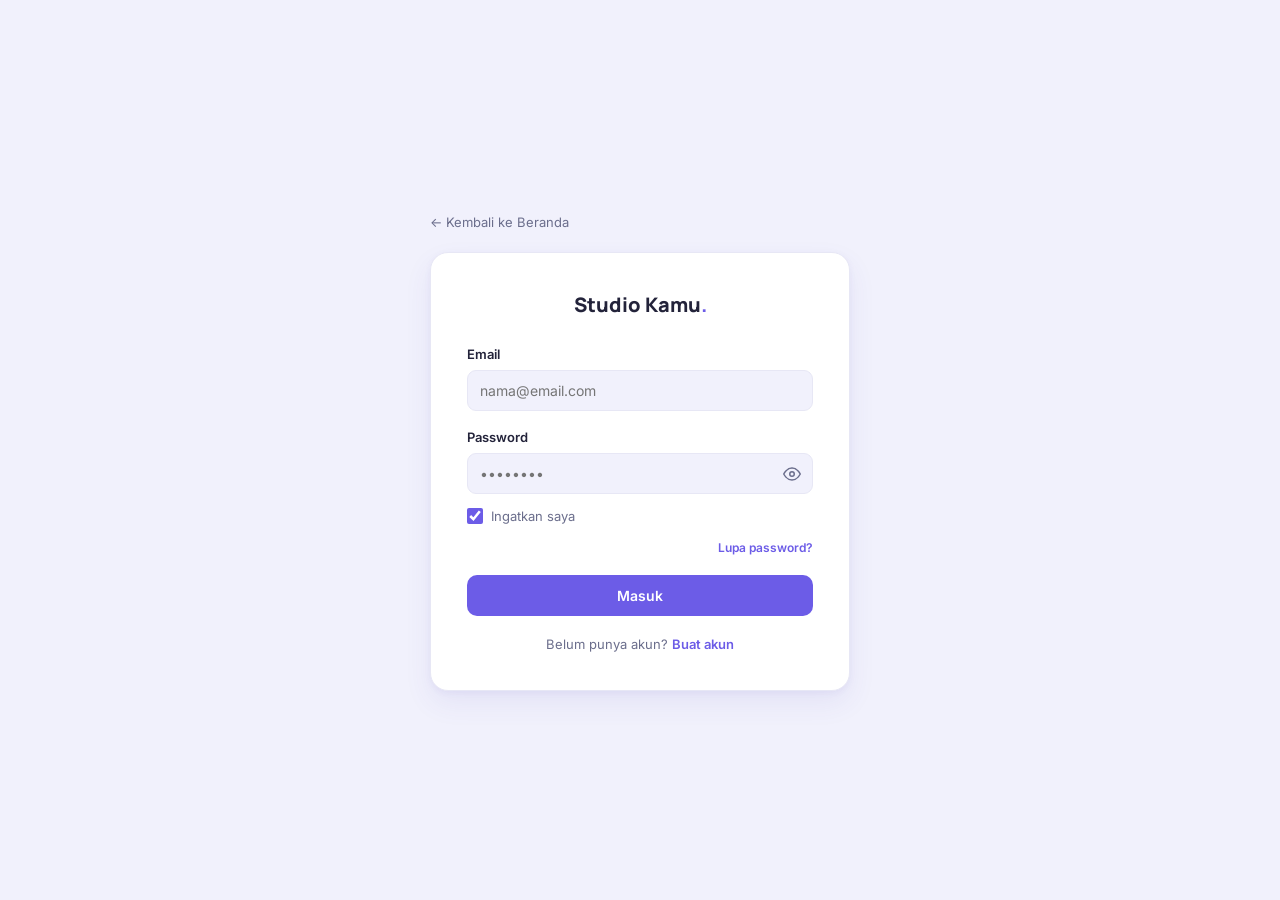
<file: dashboard.html>
<!DOCTYPE html>
<html lang="id">
<head>
  <meta charset="UTF-8">
  <meta name="viewport" content="width=device-width, initial-scale=1">
  <title>Dashboard — Studio Kamu</title>
  <link rel="preconnect" href="https://fonts.googleapis.com">
  <link href="https://fonts.googleapis.com/css2?family=Manrope:wght@700;800&family=Inter:wght@400;500;600;700&family=JetBrains+Mono:wght@500;600&display=swap" rel="stylesheet">
  <link rel="stylesheet" href="assets/style.css">
</head>
<body class="app-page">

  <div class="app-shell">
    <div id="sidebarMount"></div>

    <main class="main">
      <div class="bg-bubble bb1" aria-hidden="true"></div>
      <div class="bg-bubble bb2" aria-hidden="true"></div>
      <div class="greeting-row">
        <div class="greeting-left">
          <div class="greeting-avatar" id="greetingAvatar">?</div>
          <div>
            <h1 class="greeting">Halo, <span id="greetingNama">...</span></h1>
            <p class="greeting-sub">Senang lihat kamu lagi. Ini progress belajar kamu.</p>
          </div>
        </div>
          <div class="greeting-right">
            <div class="search-bar">
              <span class="ic"></span>
              <input type="text" id="searchProduk" placeholder="Cari produk kamu..." oninput="filterProduk()">
            </div>
            <div style="position:relative;">
              <button id="notifBtn" onclick="toggleNotifDropdown(event)" class="notif-bell-btn">
                <span id="notifIcon"></span>
                <span id="notifBadge" class="notif-dot" style="display:none;"></span>
              </button>
              <div id="notifDropdown" class="dash-notif-dropdown" style="display:none;">
                <div style="font-size:13px;font-weight:700;padding:6px 8px 10px;">Update Terbaru</div>
                <div id="notifList"></div>
              </div>
            </div>
          </div>
      </div>

      <!-- ============ OVERVIEW CARD ============ -->
      <div class="overview-card" id="overviewCard" style="display:none;">
        <div class="overview-stat">
          <div class="num" id="ovTotalProduk">0</div>
          <div class="lbl">Produk Dimiliki</div>
        </div>
        <div class="overview-divider"></div>
        <div class="overview-stat" style="display:flex;align-items:center;gap:14px;">
          <div id="ovRingWrap"></div>
          <div>
            <div class="lbl" style="margin-top:0;">Rata-rata Progress</div>
          </div>
        </div>
        <div class="overview-divider"></div>
        <div class="overview-stat">
          <div class="num" id="ovKontenSelesai">0</div>
          <div class="lbl">Konten Selesai Ditonton/Dibaca</div>
        </div>
      </div>

      <div class="section-title" id="produk-saya"><span class="section-ic" data-ic="box"></span>Produk Anda</div>
      <div class="produk-owned-grid" id="produkGrid">
        <div class="skeleton-card"><div class="skeleton-line w60"></div><div class="skeleton-line bar"></div><div class="skeleton-line w40"></div></div>
        <div class="skeleton-card"><div class="skeleton-line w60"></div><div class="skeleton-line bar"></div><div class="skeleton-line w40"></div></div>
      </div>

      <div id="continueLearningArea"></div>

      <div class="section-divider"></div>

      <div class="section-title"><span class="section-ic" data-ic="gift"></span>Bonus</div>
      <div class="info-grid" style="grid-template-columns:1fr;max-width:360px;">
        <div class="info-card">
          <h3><span class="section-ic" data-ic="gift"></span>Bonus Eksklusif</h3>
          <p>Cek koleksi template &amp; prompt bonus yang tersedia untuk member.</p>
          <a href="prompt.html" class="btn btn-primary btn-sm">Lihat Bonus</a>
        </div>
      </div>
    </main>
  </div>

  <script src="assets/api.js"></script>
  <script>
    let ALL_PRODUK = [];
    let ALL_UPDATES = [];

    if (requireAuth()) {
      const session = getSession();
      mountSidebar('dashboard');
      document.querySelector('.search-bar .ic').innerHTML = ICONS.search;
      document.getElementById('notifIcon').innerHTML = ICONS.bell;
      document.querySelectorAll('[data-ic]').forEach(function (el) {
        el.innerHTML = ICONS[el.dataset.ic] || '';
      });

      if (session) {
        document.getElementById('greetingNama').textContent = session.nama || '';
        // FIX: dulu selalu pakai inisial huruf via textContent, foto profil
        // yang sudah diupload tidak pernah tertarik ke sini.
        renderAvatarInto('greetingAvatar', session);
      }
      loadDashboard();
    }

    async function loadDashboard() {
      showLoading('Memuat produk & progress kamu...');
      try {
        const res = await apiGet('getDashboard', {});
        hideLoading();
        // FIX: pemeriksaan sesi kadaluarsa dipusatkan di api.js (dulu cuma cek
        // kata "kadaluarsa" persis, jadi pesan "Sesi tidak valid" tidak tertangani).
        if (handleSessionExpired(res)) return;
        if (!res.success) {
          showToast('Gagal memuat dashboard: ' + res.message);
          return;
        }
        ALL_PRODUK = (res.data && res.data.myProducts) || [];
        ALL_UPDATES = (res.data && res.data.updates) || [];
        renderOverview(ALL_PRODUK);
        renderProduk(ALL_PRODUK);
        renderContinueLearning(res.data.continueLearning);
        renderUpdates(ALL_UPDATES);
      } catch (err) {
        hideLoading();
        showToast('Gagal terhubung ke server: ' + err.message);
      }
    }

    function renderOverview(list) {
      const card = document.getElementById('overviewCard');
      if (list.length === 0) { card.style.display = 'none'; return; }
      card.style.display = 'flex';

      const totalKonten = list.reduce(function (s, p) { return s + (p.totalKonten || 0); }, 0);
      const selesaiKonten = list.reduce(function (s, p) { return s + (p.selesaiKonten || 0); }, 0);
      // FIX: rata-rata sekarang berbasis total konten (lebih adil), bukan rata-rata
      // dari persentase per produk yang bikin produk 1-konten setara produk 50-konten.
      const rataProgress = totalKonten > 0 ? Math.round((selesaiKonten / totalKonten) * 100) : 0;

      document.getElementById('ovTotalProduk').textContent = list.length;
      document.getElementById('ovKontenSelesai').textContent = selesaiKonten + '/' + totalKonten;
      document.getElementById('ovRingWrap').innerHTML = progressRingSVG(rataProgress, '');
    }

    function renderProduk(list) {
      const grid = document.getElementById('produkGrid');
      if (list.length === 0) {
        grid.innerHTML = '<div class="empty-state" style="grid-column:1/-1;">' +
          'Kamu belum memiliki produk apa pun.<br>' +
          '<small>Kalau kamu sudah membeli, pastikan proses "Buat Akun" dengan kode akses sudah benar.</small></div>';
        return;
      }
      // FIX: nama produk sekarang di-escape (dulu tanda kutip/HTML di nama bisa
      // merusak atribut data-nama dan menyuntik markup).
      grid.innerHTML = list.map(function (p) {
        return (
          '<a href="produk.html?id=' + encodeURIComponent(p.id) + '" class="produk-owned-card" data-nama="' + escapeAttr(String(p.nama).toLowerCase()) + '">' +
          '<div class="produk-owned-top">' +
          '<div class="produk-owned-nama">' + escapeHtml(p.nama) + '</div>' +
          (p.expired ? '<span class="badge-expired">Kedaluwarsa</span>' : '') +
          '</div>' +
          '<div class="progress-bar-track"><div class="progress-bar-fill" style="width:' + (p.progressPercent || 0) + '%;"></div></div>' +
          '<div class="progress-label"><span>Progress ' + (p.progressPercent || 0) + '%</span><span>' + p.selesaiKonten + '/' + p.totalKonten + ' selesai</span></div>' +
          '</a>'
        );
      }).join('');
    }

    function filterProduk() {
      const keyword = document.getElementById('searchProduk').value.toLowerCase();
      document.querySelectorAll('#produkGrid .produk-owned-card').forEach(function (card) {
        const match = card.dataset.nama.indexOf(keyword) !== -1;
        card.style.display = match ? 'block' : 'none';
      });
    }

    function renderContinueLearning(cl) {
      const area = document.getElementById('continueLearningArea');
      if (!cl) { area.innerHTML = ''; return; }

      const iconFor = function (tipe) {
        return tipe === 'video' ? ICONS.play : (tipe === 'pdf' ? ICONS.fileText : (tipe === 'prompt' ? ICONS.list : ICONS.download));
      };

      // FIX: dulu class-nya tertukar — nama produk dipasang di .continue-modul-nama
      // dan nama modul di .continue-produk-nama, jadi hierarki visualnya terbalik.
      area.innerHTML =
        '<div class="section-title"><span class="section-ic">' + ICONS.book + '</span>Lanjutkan Belajar</div>' +
        '<div class="continue-card">' +
        '<div class="continue-produk-nama">' + escapeHtml(cl.produkNama) + '</div>' +
        '<div class="continue-modul-nama">' + escapeHtml(cl.modulNama) + '</div>' +
        cl.kontenList.map(function (k) {
          const href = k.tipe === 'video'
            ? ('video.html?id=' + encodeURIComponent(k.id))
            : ('produk.html?id=' + encodeURIComponent(cl.produkId));
          return '<a class="konten-row" href="' + href + '" style="display:flex;">' +
            '<span class="ic">' + iconFor(k.tipe) + '</span>' + escapeHtml(k.judul) + '</a>';
        }).join('') +
        '</div>';
    }

    function renderUpdates(updates) {
      const listEl = document.getElementById('notifList');
      if (!updates || updates.length === 0) {
        listEl.innerHTML = '<p style="font-size:13px;color:var(--ink-soft);padding:8px;">Belum ada update.</p>';
        return;
      }

      listEl.innerHTML = updates.slice(0, 5).map(function (u) {
        return '<div style="display:block;padding:8px;border-radius:8px;">' +
          '<div style="font-size:13px;font-weight:600;">' + escapeHtml(u.judul) + '</div>' +
          '<p style="font-size:12px;color:var(--ink-soft);margin:2px 0;">' + escapeHtml(u.isi) + '</p>' +
          '<div style="font-size:11px;color:var(--ink-soft);">' + escapeHtml(formatTanggal(u.tanggal)) + '</div></div>';
      }).join('');

      const lastSeen = localStorage.getItem('last_seen_update');
      if (updates[0] && String(updates[0].tanggal) !== lastSeen) {
        document.getElementById('notifBadge').style.display = 'block';
      }
    }

    /** Tanggal dari sheet datang sebagai ISO string; tampilkan versi manusiawi. */
    function formatTanggal(v) {
      const d = new Date(v);
      if (isNaN(d.getTime())) return v || '';
      return d.toLocaleDateString('id-ID', { day: 'numeric', month: 'short', year: 'numeric' });
    }

    function toggleNotifDropdown(e) {
      if (e) e.stopPropagation();
      const dd = document.getElementById('notifDropdown');
      const isOpen = dd.style.display === 'block';
      dd.style.display = isOpen ? 'none' : 'block';
      if (!isOpen) {
        document.getElementById('notifBadge').style.display = 'none';
        // FIX: dulu ada variabel mati (`ALL_PRODUK.length >= 0 ? ...`) dan
        // ketergantungan ke window._lastUpdates yang membingungkan.
        if (ALL_UPDATES[0]) {
          localStorage.setItem('last_seen_update', String(ALL_UPDATES[0].tanggal));
        }
      }
    }
  </script>
</body>
</html>
</file>
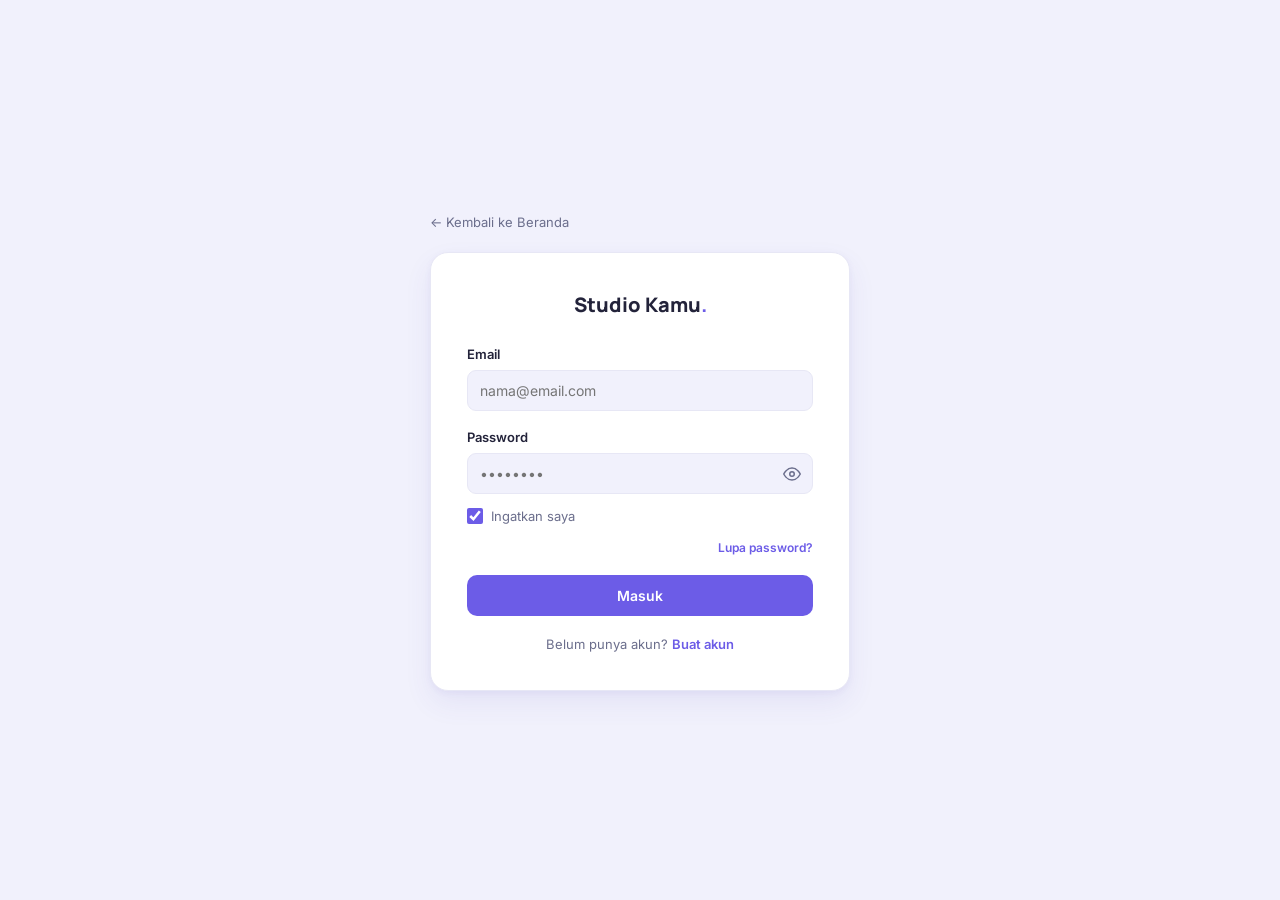
<file: login.html>
<!DOCTYPE html>
<html lang="id">
<head>
  <meta charset="UTF-8">
  <meta name="viewport" content="width=device-width, initial-scale=1">
  <title>Masuk / Buat Akun — Studio Kamu</title>
  <link rel="preconnect" href="https://fonts.googleapis.com">
  <link href="https://fonts.googleapis.com/css2?family=Manrope:wght@700;800&family=Inter:wght@400;500;600;700&family=JetBrains+Mono:wght@500;600&display=swap" rel="stylesheet">
  <link rel="stylesheet" href="assets/style.css">
</head>
<body>
  <div class="auth-wrap">
    <div style="width:100%;max-width:420px;">
      <a href="index.html" class="auth-back">← Kembali ke Beranda</a>

      <div class="auth-card">

        <!-- ============ VIEW: LOGIN & DAFTAR ============ -->
        <div id="viewAuth" class="view active">
          <div class="auth-brand">Studio Kamu<span style="color:var(--accent)">.</span></div>

          <div id="formMsgAuth" class="form-msg"></div>

          <form id="formLogin" onsubmit="return handleLogin(event)">
            <div class="field">
              <label for="loginEmail">Email</label>
              <input type="email" id="loginEmail" required autocomplete="email" placeholder="nama@email.com">
            </div>
            <div class="field">
              <label for="loginPassword">Password</label>
              <div class="password-field">
                <input type="password" id="loginPassword" required autocomplete="current-password" placeholder="••••••••">
                <button type="button" class="password-toggle" onclick="togglePassword('loginPassword', this)" aria-label="Tampilkan password"></button>
              </div>
            </div>
            <label class="checkbox-field">
              <input type="checkbox" id="rememberMe" checked>
              <span>Ingatkan saya</span>
            </label>
            <div class="forgot-trigger">
              <button type="button" class="link-btn" onclick="switchTab('lupa')">Lupa password?</button>
            </div>
            <button type="submit" class="btn btn-primary btn-block" id="btnLogin">Masuk</button>
          </form>

          <form id="formDaftar" onsubmit="return handleDaftar(event)" style="display:none;">
            <div class="field">
              <label for="daftarNama">Nama Lengkap</label>
              <input type="text" id="daftarNama" required autocomplete="name" placeholder="Nama kamu">
            </div>
            <div class="field">
              <label for="daftarEmail">Email</label>
              <input type="email" id="daftarEmail" required autocomplete="email" placeholder="Gunakan email saat beli di Lynk.id">
            </div>
            <div class="field">
              <label for="daftarPassword">Buat Password</label>
              <div class="password-field">
                <input type="password" id="daftarPassword" required minlength="6" autocomplete="new-password" placeholder="Minimal 6 karakter">
                <button type="button" class="password-toggle" onclick="togglePassword('daftarPassword', this)" aria-label="Tampilkan password"></button>
              </div>
            </div>
            <div class="field">
              <label for="daftarKode">Kode Akses</label>
              <input type="text" id="daftarKode" required placeholder="Contoh: KODE-2026-A1B2C3" style="text-transform:uppercase;">
              <div class="field-hint">Kode ini dikirim ke email kamu setelah pembelian di Lynk.id selesai.</div>
            </div>
            <button type="submit" class="btn btn-primary btn-block" id="btnDaftar">Buat Akun</button>
          </form>

          <div class="auth-foot" id="footLogin">
            Belum punya akun? <button type="button" class="link-btn" onclick="switchTab('daftar')">Buat akun</button>
          </div>
          <div class="auth-foot" id="footDaftar" style="display:none;">
            Sudah punya akun? <button type="button" class="link-btn" onclick="switchTab('login')">Masuk</button>
          </div>
        </div>

        <!-- ============ VIEW: LUPA PASSWORD ============ -->
        <div id="viewLupa" class="view">
          <h3 style="margin-bottom:6px;">Lupa Password</h3>
          <p style="font-size:14px;margin-bottom:20px;">Masukkan email akun kamu. Kami akan mengirim link untuk membuat password baru.</p>
          <div id="formMsgLupa" class="form-msg"></div>
          <form id="formLupa" onsubmit="return handleLupaPassword(event)">
            <div class="field">
              <label for="lupaEmail">Email</label>
              <input type="email" id="lupaEmail" required placeholder="nama@email.com">
            </div>
            <button type="submit" class="btn btn-primary btn-block" id="btnLupa">Kirim Link Reset</button>
          </form>
          <div class="auth-foot">
            <button type="button" class="link-btn" onclick="switchTab('login')">← Kembali ke halaman masuk</button>
          </div>
        </div>

        <!-- ============ VIEW: SET PASSWORD BARU ============ -->
        <div id="viewReset" class="view">
          <h3 style="margin-bottom:6px;">Buat Password Baru</h3>
          <p style="font-size:14px;margin-bottom:20px;">Masukkan password baru untuk akun kamu.</p>
          <div id="formMsgReset" class="form-msg"></div>
          <form id="formReset" onsubmit="return handleResetPassword(event)">
            <div class="field">
              <label for="resetPasswordBaru">Password Baru</label>
              <div class="password-field">
                <input type="password" id="resetPasswordBaru" required minlength="6" autocomplete="new-password" placeholder="Minimal 6 karakter">
                <button type="button" class="password-toggle" onclick="togglePassword('resetPasswordBaru', this)" aria-label="Tampilkan password"></button>
              </div>
            </div>
            <button type="submit" class="btn btn-primary btn-block" id="btnReset">Simpan Password Baru</button>
          </form>
        </div>

      </div>
    </div>
  </div>

  <script src="assets/api.js"></script>
  <script>
    const EYE_OPEN = '<svg viewBox="0 0 24 24" fill="none" stroke="currentColor" stroke-width="2" stroke-linecap="round" stroke-linejoin="round"><path d="M1 12s4-8 11-8 11 8 11 8-4 8-11 8-11-8-11-8Z"></path><circle cx="12" cy="12" r="3"></circle></svg>';
    const EYE_CLOSED = '<svg viewBox="0 0 24 24" fill="none" stroke="currentColor" stroke-width="2" stroke-linecap="round" stroke-linejoin="round"><path d="M17.94 17.94A10.94 10.94 0 0 1 12 20c-7 0-11-8-11-8a20.6 20.6 0 0 1 5.06-6.06M9.9 4.24A10.4 10.4 0 0 1 12 4c7 0 11 8 11 8a20.6 20.6 0 0 1-3.22 4.44M14.12 14.12a3 3 0 1 1-4.24-4.24"></path><line x1="1" y1="1" x2="23" y2="23"></line></svg>';

    document.querySelectorAll('.password-toggle').forEach(function (b) { b.innerHTML = EYE_OPEN; });

    function togglePassword(inputId, btnEl) {
      const input = document.getElementById(inputId);
      const isHidden = input.type === 'password';
      input.type = isHidden ? 'text' : 'password';
      btnEl.innerHTML = isHidden ? EYE_CLOSED : EYE_OPEN;
    }

    const urlParams = new URLSearchParams(window.location.search);
    const resetToken = urlParams.get('reset');

    if (resetToken) {
      // FIX: token sesi lama harus dibersihkan saat membuka link reset, kalau tidak
      // baris di bawah bisa melempar user ke dashboard dan link reset jadi mubazir.
      switchTab('reset');
    } else if (getToken()) {
      window.location.href = 'dashboard.html';
    }

    function switchTab(tab) {
      document.getElementById('viewAuth').classList.remove('active');
      document.getElementById('viewLupa').classList.remove('active');
      document.getElementById('viewReset').classList.remove('active');

      if (tab === 'lupa') { document.getElementById('viewLupa').classList.add('active'); return; }
      if (tab === 'reset') { document.getElementById('viewReset').classList.add('active'); return; }

      document.getElementById('viewAuth').classList.add('active');
      const isLogin = tab === 'login';
      document.getElementById('formLogin').style.display = isLogin ? 'block' : 'none';
      document.getElementById('formDaftar').style.display = isLogin ? 'none' : 'block';
      document.getElementById('footLogin').style.display = isLogin ? 'block' : 'none';
      document.getElementById('footDaftar').style.display = isLogin ? 'none' : 'block';
      hideFormMessage('formMsgAuth');
    }

    async function handleLogin(e) {
      e.preventDefault();
      const btn = document.getElementById('btnLogin');
      hideFormMessage('formMsgAuth');
      setButtonLoading(btn, true, 'Memeriksa...');
      showLoading('Memeriksa akun kamu...');

      try {
        const res = await apiPost('login', {
          email: document.getElementById('loginEmail').value,
          password: document.getElementById('loginPassword').value
        });
        setButtonLoading(btn, false);

        if (res.success) {
          const remember = document.getElementById('rememberMe').checked;
          setToken(res.token, remember);
          setSession({ nama: res.nama, role: res.role, email: res.email, avatar: res.avatar || '' });
          showLoading('Berhasil! Mengarahkan ke dashboard...');
          window.location.href = 'dashboard.html';
        } else {
          hideLoading();
          showFormMessage('formMsgAuth', res.message, 'error');
        }
      } catch (err) {
        setButtonLoading(btn, false);
        hideLoading();
        showFormMessage('formMsgAuth', 'Gagal terhubung ke server: ' + err.message, 'error');
      }
      return false;
    }

    async function handleDaftar(e) {
      e.preventDefault();
      const btn = document.getElementById('btnDaftar');
      hideFormMessage('formMsgAuth');

      // FIX: validasi panjang password dulu hanya ada di server — user harus
      // menunggu round-trip penuh untuk tahu passwordnya terlalu pendek.
      const pwd = document.getElementById('daftarPassword').value;
      if (pwd.length < 6) {
        showFormMessage('formMsgAuth', 'Password minimal 6 karakter.', 'error');
        return false;
      }

      setButtonLoading(btn, true, 'Membuat akun...');
      showLoading('Membuat akun kamu...');

      try {
        const res = await apiPost('register', {
          nama: document.getElementById('daftarNama').value,
          email: document.getElementById('daftarEmail').value,
          password: pwd,
          kodeAkses: document.getElementById('daftarKode').value.trim().toUpperCase()
        });
        setButtonLoading(btn, false);
        hideLoading();

        if (res.success) {
          showFormMessage('formMsgAuth', res.message, 'success');
          document.getElementById('formDaftar').reset();
          setTimeout(function () { switchTab('login'); }, 1400);
        } else {
          showFormMessage('formMsgAuth', res.message, 'error');
        }
      } catch (err) {
        setButtonLoading(btn, false);
        hideLoading();
        showFormMessage('formMsgAuth', 'Gagal terhubung ke server: ' + err.message, 'error');
      }
      return false;
    }

    async function handleLupaPassword(e) {
      e.preventDefault();
      const btn = document.getElementById('btnLupa');
      hideFormMessage('formMsgLupa');
      setButtonLoading(btn, true, 'Mengirim...');
      showLoading('Mengirim link reset...');

      try {
        const res = await apiPost('requestPasswordReset', { email: document.getElementById('lupaEmail').value });
        setButtonLoading(btn, false);
        hideLoading();
        showFormMessage('formMsgLupa', res.message, res.success ? 'success' : 'error');
        if (res.success) document.getElementById('formLupa').reset();
      } catch (err) {
        setButtonLoading(btn, false);
        hideLoading();
        showFormMessage('formMsgLupa', 'Gagal terhubung ke server: ' + err.message, 'error');
      }
      return false;
    }

    async function handleResetPassword(e) {
      e.preventDefault();
      const btn = document.getElementById('btnReset');
      hideFormMessage('formMsgReset');
      setButtonLoading(btn, true, 'Menyimpan...');
      showLoading('Menyimpan password baru...');

      try {
        const res = await apiPost('resetPassword', {
          resetToken: resetToken,
          newPassword: document.getElementById('resetPasswordBaru').value
        });
        setButtonLoading(btn, false);
        hideLoading();

        if (res.success) {
          showFormMessage('formMsgReset', res.message, 'success');
          // FIX: sesi lama dibersihkan supaya tidak langsung dilempar ke dashboard
          // dengan token lama setelah reset password.
          clearToken();
          clearSession();
          setTimeout(function () { window.location.href = 'login.html'; }, 1500);
        } else {
          showFormMessage('formMsgReset', res.message, 'error');
        }
      } catch (err) {
        setButtonLoading(btn, false);
        hideLoading();
        showFormMessage('formMsgReset', 'Gagal terhubung ke server: ' + err.message, 'error');
      }
      return false;
    }
  </script>
</body>
</html>
</file>
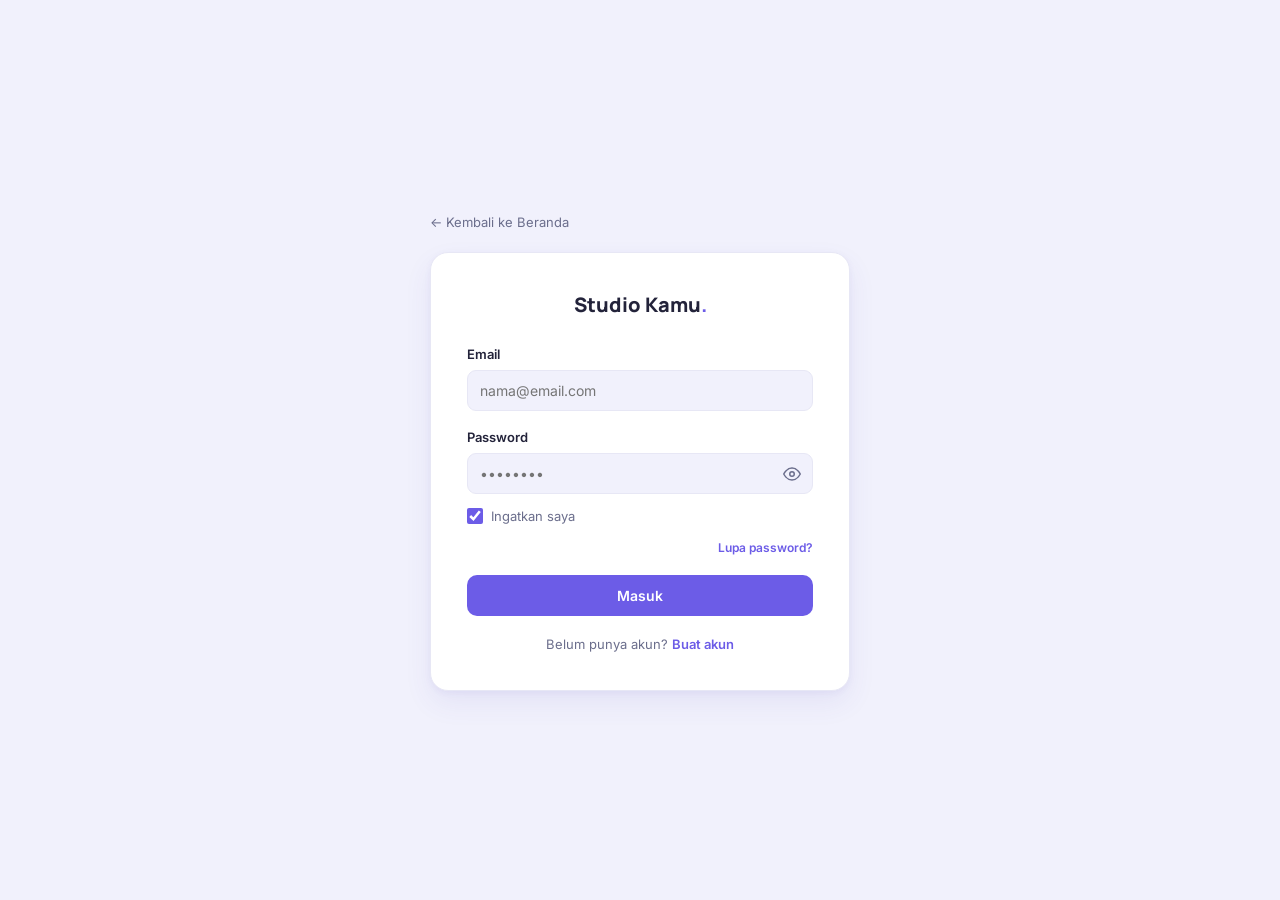
<file: produk.html>
<!DOCTYPE html>
<html lang="id">
<head>
  <meta charset="UTF-8">
  <meta name="viewport" content="width=device-width, initial-scale=1">
  <title>Detail Produk — Studio Kamu</title>
  <link rel="preconnect" href="https://fonts.googleapis.com">
  <link href="https://fonts.googleapis.com/css2?family=Manrope:wght@700;800&family=Inter:wght@400;500;600;700&family=JetBrains+Mono:wght@500;600&display=swap" rel="stylesheet">
  <link rel="stylesheet" href="assets/style.css">
  <style>
    .content-inner { max-width: 780px; }
    .back-link { font-size: 13px; color: var(--ink-soft); margin-bottom: 20px; display: inline-flex; align-items: center; gap: 6px; }
    .back-link:hover { color: var(--accent); }

    .produk-header { display: flex; gap: 20px; align-items: center; background: var(--surface); border: 1px solid var(--border); border-radius: var(--radius); padding: 24px; margin-bottom: 28px; }
    .produk-header-text { min-width: 0; }
    .produk-thumb-big { width: 90px; height: 90px; border-radius: var(--radius-sm); flex-shrink: 0; background: linear-gradient(135deg, var(--accent-soft), #F5F3FF); display: flex; align-items: center; justify-content: center; font-family: var(--font-display); color: var(--accent); font-size: 12px; overflow: hidden; }
    .produk-thumb-big img { width: 100%; height: 100%; object-fit: cover; }
    .produk-header h1 { font-size: 22px; margin-bottom: 4px; }
    .produk-header p { font-size: 13px; margin-bottom: 0; }

    /* FIX: thumbnail 90px + judul panjang di layar HP sempit dulu gampang
       sesak berdampingan. Di HP thumbnail dikecilkan sedikit; teks tetap
       bisa membungkus baris berkat produk-header-text{min-width:0}. */
    @media (max-width: 480px) {
      .produk-header { padding: 16px; gap: 14px; }
      .produk-thumb-big { width: 64px; height: 64px; }
      .produk-header h1 { font-size: 18px; }
    }

    .expired-banner { background: #FEF2F2; border: 1px solid #FECACA; color: var(--danger); padding: 12px 16px; border-radius: 10px; font-size: 13px; margin-bottom: 20px; }

    .modul-block { margin-bottom: 16px; }
    .modul-head { display: flex; justify-content: space-between; align-items: center; padding: 14px 18px; background: var(--surface); border: 1px solid var(--border); border-radius: var(--radius); cursor: pointer; }
    .modul-head h3 { font-size: 15px; margin: 0; }
    .modul-head .toggle-ic { color: var(--accent); transition: transform 0.2s ease; }
    .modul-block.open .modul-head .toggle-ic { transform: rotate(180deg); }
    .modul-head .modul-count { font-size: 12px; color: var(--ink-soft); }
    .modul-konten-list { max-height: 0; overflow: hidden; transition: max-height 0.25s ease; }
    .modul-block.open .modul-konten-list { max-height: 3000px; }

    .konten-item { display: flex; align-items: center; gap: 12px; padding: 13px 18px; margin-top: 6px; background: var(--surface); border: 1px solid var(--border); border-radius: 10px; }
    .konten-item .ic { font-size: 16px; width: 22px; text-align: center; flex-shrink: 0; }
    .konten-item .konten-info { flex: 1; min-width: 0; }
    .konten-item .konten-judul { font-size: 14px; font-weight: 500; }
    .konten-item .konten-tipe { font-size: 11px; color: var(--ink-soft); text-transform: uppercase; letter-spacing: 0.03em; }
    .konten-item.selesai { border-color: #A7F3D0; background: #F0FDF9; }
    .check-btn { width: 22px; height: 22px; border-radius: 50%; border: 2px solid var(--border); background: var(--surface); flex-shrink: 0; cursor: pointer; display: flex; align-items: center; justify-content: center; font-size: 12px; color: transparent; }
    .check-btn.checked { background: var(--success); border-color: var(--success); color: #fff; }
    .check-btn:disabled { opacity: 0.5; cursor: wait; }
  </style>
</head>
<body class="app-page">
  <div class="app-shell">
    <div id="sidebarMount"></div>
    <main class="main">
      <div class="content-inner">
        <a href="dashboard.html" class="back-link">← Kembali ke Dashboard</a>
        <div id="content">
          <div class="empty-state">Memuat data produk...</div>
        </div>
      </div>
    </main>
  </div>

  <script src="assets/api.js"></script>
  <script>
    if (requireAuth()) {
      mountSidebar('produk');
      const params = new URLSearchParams(window.location.search);
      const produkId = params.get('id');
      // FIX: dulu tanpa id, request tetap dikirim dengan produkId=null.
      if (!produkId) {
        document.getElementById('content').innerHTML =
          '<div class="empty-state">Produk tidak ditentukan. <a href="dashboard.html">Kembali ke dashboard</a>.</div>';
      } else {
        loadProduk(produkId);
      }
    }

    async function loadProduk(produkId) {
      const contentEl = document.getElementById('content');
      try {
        const res = await apiGet('getProdukDetail', { produkId: produkId });
        if (handleSessionExpired(res)) return;
        if (!res.success || !res.data || !res.data.access) {
          contentEl.innerHTML =
            '<div class="empty-state">' +
            '<h3 style="margin-bottom:8px;">🔒 Kamu tidak memiliki akses ke produk ini</h3>' +
            '<p style="font-size:13px;">Kalau menurutmu ini keliru, hubungi admin untuk pengecekan.</p>' +
            '<a href="dashboard.html" class="btn btn-primary btn-sm" style="margin-top:8px;">Kembali ke Dashboard</a>' +
            '</div>';
          return;
        }

        const d = res.data;
        let html = '';

        if (d.expired) {
          html += '<div class="expired-banner">⚠️ Akses ke produk ini sudah kedaluwarsa. Hubungi admin untuk perpanjangan.</div>';
        }

        const thumb = d.produk.thumbnail
          ? '<img src="' + escapeAttr(d.produk.thumbnail) + '" alt="' + escapeAttr(d.produk.nama) + '">'
          : escapeHtml(d.produk.kategori || 'PRODUK');

        html +=
          '<div class="produk-header">' +
          '<div class="produk-thumb-big">' + thumb + '</div>' +
          '<div class="produk-header-text"><h1>' + escapeHtml(d.produk.nama) + '</h1><p>' + escapeHtml(d.produk.deskripsi || '') + '</p></div>' +
          '</div>';

        if (d.modules.length === 0) {
          html += '<div class="empty-state">Belum ada modul yang ditambahkan untuk produk ini.</div>';
        } else {
          d.modules.forEach(function (m, i) {
            html += '<div class="modul-block ' + (i === 0 ? 'open' : '') + '">' +
              '<div class="modul-head" onclick="this.parentElement.classList.toggle(\'open\')">' +
              '<h3>📖 ' + escapeHtml(m.nama_modul) + '</h3>' +
              '<div style="display:flex;align-items:center;gap:10px;"><span class="modul-count">' + m.konten.length + ' item</span><span class="toggle-ic">▾</span></div>' +
              '</div><div class="modul-konten-list">';

            if (m.konten.length === 0) {
              html += '<div class="empty-state" style="margin-top:6px;padding:20px;">Belum ada konten di modul ini.</div>';
            } else {
              m.konten.forEach(function (k) {
                const icon = k.tipe === 'video' ? '▶️' : (k.tipe === 'pdf' ? '📄' : (k.tipe === 'prompt' ? '📋' : '📥'));

                // FIX: dulu konten non-video tanpa URL merender href="" (klik = reload halaman).
                let actionBtn;
                if (k.tipe === 'video') {
                  actionBtn = '<a href="video.html?id=' + encodeURIComponent(k.id) + '" class="btn btn-outline btn-sm">Tonton</a>';
                } else if (k.url) {
                  actionBtn = '<a href="' + escapeAttr(k.url) + '" target="_blank" rel="noopener noreferrer" class="btn btn-outline btn-sm">Buka</a>';
                } else {
                  actionBtn = '<span class="btn btn-outline btn-sm" style="opacity:.45;pointer-events:none;">Tidak ada link</span>';
                }

                html += '<div class="konten-item ' + (k.selesai ? 'selesai' : '') + '" id="konten-' + escapeAttr(k.id) + '">' +
                  '<span class="ic">' + icon + '</span>' +
                  '<div class="konten-info"><div class="konten-judul">' + escapeHtml(k.judul) + '</div><div class="konten-tipe">' + escapeHtml(k.tipe) + '</div></div>' +
                  actionBtn +
                  '<button class="check-btn ' + (k.selesai ? 'checked' : '') + '" onclick="toggleSelesai(\'' + escapeJs(k.id) + '\', this)" title="Tandai selesai">✓</button>' +
                  '</div>';
              });
            }
            html += '</div></div>';
          });
        }

        contentEl.innerHTML = html;

      } catch (err) {
        contentEl.innerHTML = '<div class="empty-state">Gagal memuat data. Coba muat ulang halaman.<br><small>' + escapeHtml(err.message) + '</small></div>';
      }
    }

    async function toggleSelesai(kontenId, btnEl) {
      const itemEl = document.getElementById('konten-' + kontenId);
      const isNowChecked = !btnEl.classList.contains('checked');

      // FIX: tombol dikunci selama request supaya klik beruntun tidak bikin
      // status di sheet dan di layar jadi tidak sinkron (race condition).
      btnEl.disabled = true;
      btnEl.classList.toggle('checked', isNowChecked);
      itemEl.classList.toggle('selesai', isNowChecked);
      showLoading('Menyimpan progress...');

      try {
        const res = await apiPost('setKontenProgress', { kontenId: kontenId, selesai: isNowChecked });
        hideLoading();
        if (handleSessionExpired(res)) return;
        if (!res.success) throw new Error(res.message || 'Gagal menyimpan.');
      } catch (err) {
        hideLoading();
        btnEl.classList.toggle('checked', !isNowChecked);
        itemEl.classList.toggle('selesai', !isNowChecked);
        showToast('Gagal menyimpan progress: ' + err.message);
      } finally {
        btnEl.disabled = false;
      }
    }
  </script>
</body>
</html>
</file>
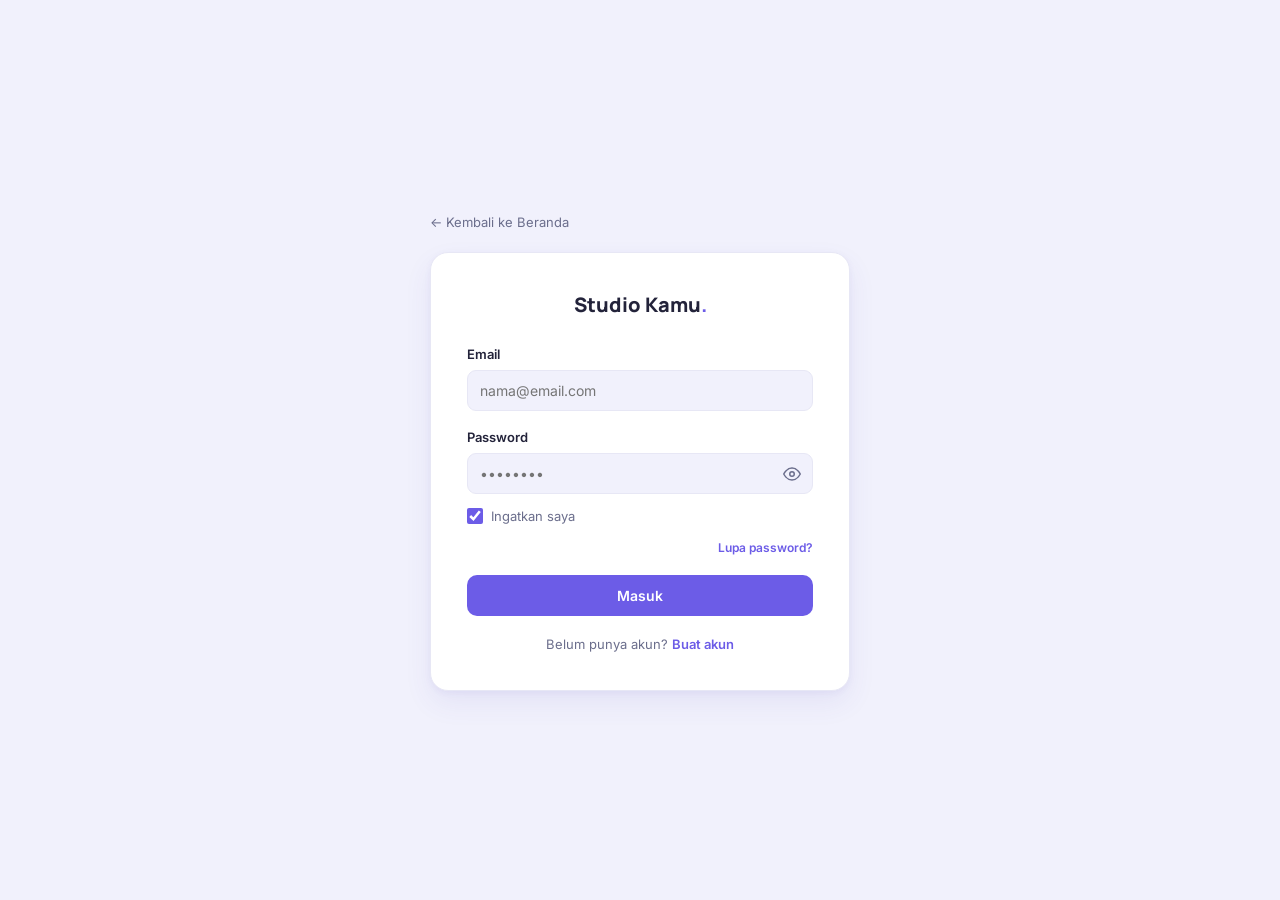
<file: prompt.html>
<!DOCTYPE html>
<html lang="id">
<head>
  <meta charset="UTF-8">
  <meta name="viewport" content="width=device-width, initial-scale=1">
  <title>Prompt Library — Studio Kamu</title>
  <link rel="preconnect" href="https://fonts.googleapis.com">
  <link href="https://fonts.googleapis.com/css2?family=Manrope:wght@700;800&family=Inter:wght@400;500;600;700&family=JetBrains+Mono:wght@500;600&display=swap" rel="stylesheet">
  <link rel="stylesheet" href="assets/style.css">
  <style>
    .content-inner { max-width: 780px; }
    .page-sub { font-size: 14px; margin-bottom: 24px; }

    .search-bar-full {
      display: flex; align-items: center; gap: 10px; background: var(--surface);
      border: 1px solid var(--border); border-radius: 14px; padding: 12px 16px; margin-bottom: 16px;
    }
    .search-bar-full input { flex: 1; border: none; outline: none; background: transparent; font-size: 14px; font-family: var(--font-body); color: var(--ink); }
    .search-bar-full .ic { color: var(--ink-soft); display: flex; }
    .search-bar-full svg { width: 18px; height: 18px; }

    .filter-row { display: flex; gap: 8px; flex-wrap: wrap; margin-bottom: 24px; }
    .filter-pill { padding: 7px 14px; border-radius: 99px; font-size: 13px; font-weight: 600; border: 1px solid var(--border); background: var(--surface); color: var(--ink-soft); cursor: pointer; }
    .filter-pill.active { background: var(--accent); color: #fff; border-color: var(--accent); }
    .filter-pill:hover:not(.active) { border-color: var(--accent); color: var(--accent); }

    .prompt-item { background: var(--surface); border: 1px solid var(--border); border-radius: var(--radius); padding: 16px 18px; margin-bottom: 10px; cursor: pointer; }
    .prompt-item-head { display: flex; justify-content: space-between; align-items: flex-start; gap: 10px; }
    .prompt-title { font-size: 15px; font-weight: 600; margin-bottom: 4px; }
    .prompt-meta { display: flex; align-items: center; gap: 8px; margin-bottom: 6px; }
    .prompt-produk { font-size: 12px; color: var(--ink-soft); }
    .prompt-preview { font-size: 13px; color: var(--ink-soft); overflow: hidden; text-overflow: ellipsis; white-space: nowrap; }
    .prompt-item.open .prompt-preview { display: none; }
    .prompt-full { display: none; margin-top: 12px; padding-top: 12px; border-top: 1px solid var(--border); }
    .prompt-item.open .prompt-full { display: block; }
    .prompt-full-text { font-family: var(--font-mono); font-size: 12.5px; line-height: 1.6; white-space: pre-wrap; background: var(--bg); border-radius: 8px; padding: 12px 14px; margin-bottom: 10px; color: var(--ink); }
    .copy-btn { display: inline-flex; align-items: center; gap: 6px; padding: 8px 14px; border-radius: 8px; font-size: 13px; font-weight: 600; border: 1px solid var(--border); background: var(--surface); cursor: pointer; }
    .copy-btn:hover { border-color: var(--accent); color: var(--accent); }
    .copy-btn.copied { background: #ECFDF5; border-color: #A7F3D0; color: var(--success); }
    .toggle-chevron { color: var(--ink-soft); font-size: 13px; flex-shrink: 0; transition: transform 0.2s ease; }
    .prompt-item.open .toggle-chevron { transform: rotate(180deg); }
  </style>
</head>
<body class="app-page">
  <div class="app-shell">
    <div id="sidebarMount"></div>
    <main class="main">
      <div class="content-inner">
        <h1 class="page-title">📋 Prompt Library</h1>
        <p class="page-sub">Semua prompt siap pakai dari produk yang kamu miliki.</p>

        <div class="search-bar-full">
          <span class="ic" id="searchIcon"></span>
          <input type="text" id="searchInput" placeholder="Cari prompt..." oninput="renderList()">
        </div>

        <div class="filter-row" id="filterRow"></div>
        <div id="promptListArea">
          <div class="empty-state">Memuat prompt...</div>
        </div>
      </div>
    </main>
  </div>

  <script src="assets/api.js"></script>
  <script>
    let ALL_PROMPTS = [];
    let FILTERED = [];
    let activeCategory = 'Semua';

    if (requireAuth()) {
      mountSidebar('prompt');
      document.getElementById('searchIcon').innerHTML = ICONS.search;
      loadPrompts();
    }

    async function loadPrompts() {
      try {
        const res = await apiGet('getMyPrompts', {});
        if (handleSessionExpired(res)) return;
        if (!res.success) {
          document.getElementById('promptListArea').innerHTML =
            '<div class="empty-state">Gagal memuat prompt: ' + escapeHtml(res.message) + '</div>';
          return;
        }
        // FIX: isi_prompt/judul kosong di sheet dulu bikin .toLowerCase() melempar
        // TypeError dan seluruh daftar prompt gagal tampil.
        ALL_PROMPTS = (res.data || []).map(function (p) {
          return {
            id: p.id,
            judul: String(p.judul || '(Tanpa judul)'),
            isi_prompt: String(p.isi_prompt || ''),
            kategori: String(p.kategori || 'Umum'),
            produkNama: String(p.produkNama || '')
          };
        });
        renderFilters();
        renderList();
      } catch (err) {
        document.getElementById('promptListArea').innerHTML =
          '<div class="empty-state">Gagal memuat prompt. Coba muat ulang halaman.<br><small>' + escapeHtml(err.message) + '</small></div>';
      }
    }

    function getCategories() {
      const set = {};
      ALL_PROMPTS.forEach(function (p) { set[p.kategori] = true; });
      return ['Semua'].concat(Object.keys(set).sort());
    }

    function renderFilters() {
      // FIX: kategori dulu dimasukkan ke onclick tanpa escaping HTML —
      // kategori berisi tanda kutip ganda merusak atribut.
      document.getElementById('filterRow').innerHTML = getCategories().map(function (c) {
        return '<button class="filter-pill ' + (c === activeCategory ? 'active' : '') + '" ' +
          'onclick="setCategory(\'' + escapeJs(c) + '\')">' + escapeHtml(c) + '</button>';
      }).join('');
    }

    function setCategory(cat) {
      activeCategory = cat;
      renderFilters();
      renderList();
    }

    function renderList() {
      const keyword = document.getElementById('searchInput').value.toLowerCase();
      FILTERED = ALL_PROMPTS.filter(function (p) {
        const matchCategory = activeCategory === 'Semua' || p.kategori === activeCategory;
        const matchKeyword = !keyword ||
          p.judul.toLowerCase().indexOf(keyword) !== -1 ||
          p.isi_prompt.toLowerCase().indexOf(keyword) !== -1;
        return matchCategory && matchKeyword;
      });

      const area = document.getElementById('promptListArea');
      if (FILTERED.length === 0) {
        area.innerHTML = '<div class="empty-state">' +
          (ALL_PROMPTS.length === 0
            ? 'Belum ada prompt yang tersedia untuk produkmu.'
            : 'Tidak ada prompt yang cocok. Coba kata kunci atau kategori lain.') +
          '</div>';
        return;
      }

      area.innerHTML = FILTERED.map(function (p, idx) {
        const preview = p.isi_prompt.length > 90 ? p.isi_prompt.substring(0, 90) + '...' : p.isi_prompt;
        return (
          '<div class="prompt-item" id="prompt-' + idx + '">' +
          '<div class="prompt-item-head" onclick="toggleOpen(' + idx + ')">' +
          '<div style="flex:1;min-width:0;">' +
          '<div class="prompt-title">' + escapeHtml(p.judul) + '</div>' +
          '<div class="prompt-meta"><span class="chip">' + escapeHtml(p.kategori) + '</span>' +
          '<span class="prompt-produk">' + escapeHtml(p.produkNama) + '</span></div>' +
          '<div class="prompt-preview">' + escapeHtml(preview) + '</div>' +
          '</div><span class="toggle-chevron">▾</span></div>' +
          '<div class="prompt-full">' +
          '<div class="prompt-full-text">' + escapeHtml(p.isi_prompt) + '</div>' +
          '<button class="copy-btn" onclick="event.stopPropagation(); copyPrompt(' + idx + ', this)">📋 Salin Prompt</button>' +
          '</div></div>'
        );
      }).join('');
    }

    function toggleOpen(idx) {
      document.getElementById('prompt-' + idx).classList.toggle('open');
    }

    function copyPrompt(idx, btnEl) {
      const item = FILTERED[idx];
      if (!item) return;
      const text = item.isi_prompt;
      const done = function () {
        // FIX: kalau tombol diklik 2x cepat, teks asli dulu ikut tersimpan sebagai
        // "✓ Tersalin!" dan tidak pernah kembali. Sekarang labelnya konstan.
        btnEl.textContent = '✓ Tersalin!';
        btnEl.classList.add('copied');
        clearTimeout(btnEl._copyTimer);
        btnEl._copyTimer = setTimeout(function () {
          btnEl.textContent = '📋 Salin Prompt';
          btnEl.classList.remove('copied');
        }, 1800);
      };
      if (navigator.clipboard && navigator.clipboard.writeText) {
        navigator.clipboard.writeText(text).then(done).catch(function () { fallbackCopy(text, done); });
      } else {
        fallbackCopy(text, done);
      }
    }

    function fallbackCopy(text, done) {
      const ta = document.createElement('textarea');
      ta.value = text; ta.style.position = 'fixed'; ta.style.opacity = '0';
      document.body.appendChild(ta); ta.select();
      try { document.execCommand('copy'); done(); } catch (err) { showToast('Gagal menyalin otomatis, silakan salin manual.'); }
      document.body.removeChild(ta);
    }
  </script>
</body>
</html>
</file>
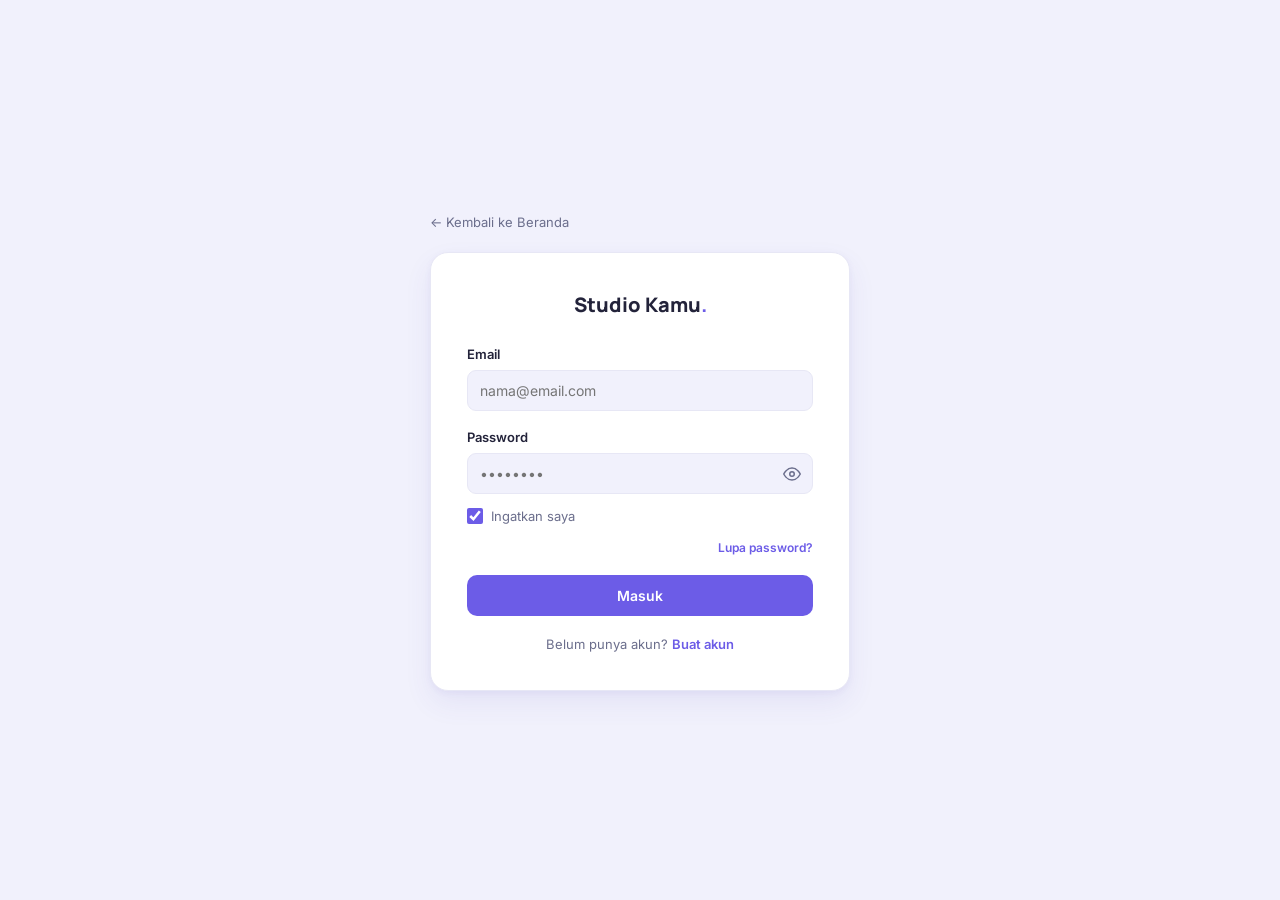
<file: video.html>
<!DOCTYPE html>
<html lang="id">
<head>
  <meta charset="UTF-8">
  <meta name="viewport" content="width=device-width, initial-scale=1">
  <title>Video — Studio Kamu</title>
  <link rel="preconnect" href="https://fonts.googleapis.com">
  <link href="https://fonts.googleapis.com/css2?family=Manrope:wght@700;800&family=Inter:wght@400;500;600;700&family=JetBrains+Mono:wght@500;600&display=swap" rel="stylesheet">
  <link rel="stylesheet" href="assets/style.css">
  <style>
    .content-inner { max-width: 820px; }
    .back-link { font-size: 13px; color: var(--ink-soft); margin-bottom: 16px; display: inline-flex; align-items: center; gap: 6px; }
    .back-link:hover { color: var(--accent); }

    .breadcrumb-mini { font-size: 12px; color: var(--ink-soft); margin-bottom: 6px; }
    .breadcrumb-mini a:hover { color: var(--accent); }
    .video-title { font-size: 22px; margin-bottom: 18px; }

    .video-frame-wrap {
      position: relative; width: 100%; padding-top: 56.25%;
      background: #14121f; border-radius: var(--radius); overflow: hidden;
      margin-bottom: 20px; box-shadow: var(--shadow);
    }
    .video-frame-wrap iframe, .video-frame-wrap video {
      position: absolute; top: 0; left: 0; width: 100%; height: 100%; border: none;
    }
    .video-fallback {
      position: absolute; inset: 0; display: flex; flex-direction: column;
      align-items: center; justify-content: center; gap: 12px; color: #fff; text-align: center; padding: 24px;
    }

    .action-row { display: flex; justify-content: space-between; align-items: center; flex-wrap: wrap; gap: 12px; margin-bottom: 28px; }
    .mark-done-btn {
      display: inline-flex; align-items: center; gap: 8px; padding: 10px 18px; border-radius: 12px;
      font-size: 14px; font-weight: 600; border: 1px solid var(--border); background: var(--surface); cursor: pointer;
    }
    .mark-done-btn.done { background: #ECFDF5; border-color: #A7F3D0; color: var(--success); }
    .mark-done-btn .dot { width: 8px; height: 8px; border-radius: 50%; background: var(--border); }
    .mark-done-btn.done .dot { background: var(--success); }
    .mark-done-btn:disabled { opacity: 0.6; cursor: wait; }

    .nav-row { display: grid; grid-template-columns: 1fr 1fr; gap: 12px; }
    .nav-card { border: 1px solid var(--border); border-radius: var(--radius); padding: 14px 16px; display: block; background: var(--surface); }
    .nav-card:hover { border-color: var(--accent); }
    .nav-card .nav-label { font-size: 11px; text-transform: uppercase; letter-spacing: 0.04em; color: var(--ink-soft); margin-bottom: 4px; }
    .nav-card .nav-title { font-size: 14px; font-weight: 600; }
    .nav-card.next { text-align: right; }
    .nav-card.disabled { opacity: 0.4; pointer-events: none; }

    /* FIX: dua kartu prev/next berdampingan di layar HP sempit membuat judul
       konten terpotong/sesak. Ditumpuk 1 kolom; kartu "next" balik rata kiri
       supaya tidak aneh saat sendirian di barisnya sendiri. */
    @media (max-width: 480px) {
      .nav-row { grid-template-columns: 1fr; }
      .nav-card.next { text-align: left; }
    }
  </style>
</head>
<body class="app-page">
  <div class="app-shell">
    <div id="sidebarMount"></div>
    <main class="main">
      <div class="content-inner">
        <a href="dashboard.html" class="back-link">← Kembali ke Dashboard</a>
        <div id="content">
          <div class="empty-state">Memuat video...</div>
        </div>
      </div>
    </main>
  </div>

  <script src="assets/api.js"></script>
  <script>
    let VIDEO_DATA = null;

    if (requireAuth()) {
      mountSidebar('produk');
      const params = new URLSearchParams(window.location.search);
      const kontenId = params.get('id');
      if (!kontenId) {
        document.getElementById('content').innerHTML =
          '<div class="empty-state">Video tidak ditentukan. <a href="dashboard.html">Kembali ke dashboard</a>.</div>';
      } else {
        loadVideo(kontenId);
      }
    }

    async function loadVideo(kontenId) {
      const contentEl = document.getElementById('content');
      try {
        const res = await apiGet('getVideoDetail', { kontenId: kontenId });
        if (handleSessionExpired(res)) return;
        if (!res.success || !res.data || !res.data.access) {
          contentEl.innerHTML =
            '<div class="empty-state">' +
            '<h3 style="margin-bottom:8px;">🔒 Kamu tidak memiliki akses ke video ini</h3>' +
            '<p style="font-size:13px;">Kalau menurutmu ini keliru, hubungi admin untuk pengecekan.</p>' +
            '<a href="dashboard.html" class="btn btn-primary btn-sm" style="margin-top:8px;">Kembali ke Dashboard</a>' +
            '</div>';
          return;
        }

        VIDEO_DATA = res.data;
        const d = res.data;

        let navHtml = '<div class="nav-row">';
        if (d.prev) {
          const href = d.prev.tipe === 'video'
            ? ('video.html?id=' + encodeURIComponent(d.prev.id))
            : ('produk.html?id=' + encodeURIComponent(d.produkId));
          navHtml += '<a class="nav-card prev" href="' + href + '"><div class="nav-label">← Sebelumnya</div><div class="nav-title">' + escapeHtml(d.prev.judul) + '</div></a>';
        } else {
          navHtml += '<div class="nav-card disabled"><div class="nav-label">← Sebelumnya</div><div class="nav-title">Tidak ada</div></div>';
        }
        if (d.next) {
          const href = d.next.tipe === 'video'
            ? ('video.html?id=' + encodeURIComponent(d.next.id))
            : ('produk.html?id=' + encodeURIComponent(d.produkId));
          navHtml += '<a class="nav-card next" href="' + href + '"><div class="nav-label">Berikutnya →</div><div class="nav-title">' + escapeHtml(d.next.judul) + '</div></a>';
        } else {
          navHtml += '<div class="nav-card disabled next"><div class="nav-label">Berikutnya →</div><div class="nav-title">Tidak ada</div></div>';
        }
        navHtml += '</div>';

        contentEl.innerHTML =
          '<div class="breadcrumb-mini"><a href="produk.html?id=' + encodeURIComponent(d.produkId) + '">' + escapeHtml(d.produkNama) + '</a> / ' + escapeHtml(d.modulNama) + '</div>' +
          '<h1 class="video-title">' + escapeHtml(d.konten.judul) + '</h1>' +
          '<div class="video-frame-wrap" id="videoFrameWrap"></div>' +
          '<div class="action-row">' +
          '<button class="mark-done-btn ' + (d.konten.selesai ? 'done' : '') + '" id="markDoneBtn" onclick="toggleSelesai()">' +
          '<span class="dot"></span><span id="markDoneLabel">' + (d.konten.selesai ? 'Sudah Selesai Ditonton' : 'Tandai Sudah Selesai') + '</span>' +
          '</button>' +
          '<a href="produk.html?id=' + encodeURIComponent(d.produkId) + '" class="btn btn-outline btn-sm">Lihat Semua Modul</a>' +
          '</div>' +
          navHtml;

        renderVideoEmbed(d.konten.url);

      } catch (err) {
        contentEl.innerHTML = '<div class="empty-state">Gagal memuat video. Coba muat ulang halaman.<br><small>' + escapeHtml(err.message) + '</small></div>';
      }
    }

    function renderVideoEmbed(url) {
      const wrap = document.getElementById('videoFrameWrap');
      if (!wrap) return;
      if (!url) {
        wrap.innerHTML = '<div class="video-fallback"><p>Video ini belum punya URL. Hubungi admin.</p></div>';
        return;
      }

      const youtubeMatch = url.match(/(?:youtube\.com\/(?:watch\?v=|embed\/|shorts\/|live\/)|youtu\.be\/)([a-zA-Z0-9_-]{6,})/);
      const driveMatch = url.match(/drive\.google\.com\/(?:file\/d\/|open\?id=)([a-zA-Z0-9_-]+)/);
      const vimeoMatch = url.match(/vimeo\.com\/(?:video\/)?(\d+)/);

      if (youtubeMatch) {
        wrap.innerHTML = '<iframe src="https://www.youtube.com/embed/' + encodeURIComponent(youtubeMatch[1]) + '?rel=0" allow="accelerometer; autoplay; clipboard-write; encrypted-media; gyroscope; picture-in-picture" allowfullscreen></iframe>';
        return;
      }
      if (driveMatch) {
        wrap.innerHTML = '<iframe src="https://drive.google.com/file/d/' + encodeURIComponent(driveMatch[1]) + '/preview" allow="autoplay" allowfullscreen></iframe>';
        return;
      }
      if (vimeoMatch) {
        wrap.innerHTML = '<iframe src="https://player.vimeo.com/video/' + encodeURIComponent(vimeoMatch[1]) + '" allow="autoplay; fullscreen; picture-in-picture" allowfullscreen></iframe>';
        return;
      }

      // FIX: <source> tanpa handler error tidak memicu event error di <video>.
      // Sekarang error listener dipasang di <source>, dan fallback dibangun via DOM
      // (bukan string) supaya URL aneh tidak merusak markup.
      const video = document.createElement('video');
      video.controls = true;
      video.setAttribute('style', 'position:absolute;top:0;left:0;width:100%;height:100%;background:#000;');
      const source = document.createElement('source');
      source.src = url;

      const fallback = document.createElement('div');
      fallback.className = 'video-fallback';
      fallback.style.display = 'none';
      const p = document.createElement('p');
      p.textContent = 'Video tidak bisa diputar langsung di sini.';
      const a = document.createElement('a');
      a.href = url; a.target = '_blank'; a.rel = 'noopener noreferrer';
      a.className = 'btn btn-primary btn-sm';
      a.textContent = 'Buka Video di Tab Baru';
      fallback.appendChild(p); fallback.appendChild(a);

      const showFallback = function () {
        video.style.display = 'none';
        fallback.style.display = 'flex';
      };
      source.addEventListener('error', showFallback);
      video.addEventListener('error', showFallback);

      video.appendChild(source);
      wrap.innerHTML = '';
      wrap.appendChild(video);
      wrap.appendChild(fallback);
    }

    async function toggleSelesai() {
      const btn = document.getElementById('markDoneBtn');
      const label = document.getElementById('markDoneLabel');
      const isNowDone = !btn.classList.contains('done');

      btn.disabled = true;
      btn.classList.toggle('done', isNowDone);
      label.textContent = isNowDone ? 'Sudah Selesai Ditonton' : 'Tandai Sudah Selesai';
      showLoading('Menyimpan progress...');

      try {
        const res = await apiPost('setKontenProgress', { kontenId: VIDEO_DATA.konten.id, selesai: isNowDone });
        hideLoading();
        if (handleSessionExpired(res)) return;
        if (!res.success) throw new Error(res.message || 'Gagal menyimpan.');
      } catch (err) {
        hideLoading();
        btn.classList.toggle('done', !isNowDone);
        label.textContent = !isNowDone ? 'Sudah Selesai Ditonton' : 'Tandai Sudah Selesai';
        showToast('Gagal menyimpan progress: ' + err.message);
      } finally {
        btn.disabled = false;
      }
    }
  </script>
</body>
</html>
</file>
<file: assets/style.css>
/* ============================================================
   STYLE.CSS — Dipakai bersama di semua halaman
   Tema: terang, minim warna, 1 aksen (indigo), nyaman di mata.
   Signature: "file-type chip" (DOC/PNG/MP4) sebagai motif berulang.
   ============================================================ */
:root {
  --bg: #F1F1FC;
  --bg-gradient: linear-gradient(165deg, #EFF0FD 0%, #E7EAFC 45%, #EDF1FE 100%);
  --surface: #FFFFFF;
  --ink: #23233A;
  --ink-soft: #6B6E8C;
  --border: #E7E7F5;
  --accent: #6C5CE7;
  --accent-2: #8F7FFF;
  --accent-soft: #EFECFF;
  --accent-ink: #FFFFFF;
  --success: #0F9D6E;
  --danger: #E5484D;
  --radius: 20px;
  --radius-sm: 12px;
  --shadow: 0 2px 6px rgba(76, 63, 173, 0.05), 0 12px 28px rgba(76, 63, 173, 0.08);
  --font-display: 'Manrope', 'Inter', sans-serif;
  --font-body: 'Inter', -apple-system, BlinkMacSystemFont, sans-serif;
  --font-mono: 'JetBrains Mono', 'Courier New', monospace;
}

* { box-sizing: border-box; }
html, body {
  margin: 0; padding: 0;
  background: var(--bg);
  color: var(--ink);
  font-family: var(--font-body);
  font-size: 16px;
  line-height: 1.55;
  -webkit-font-smoothing: antialiased;
}
h1, h2, h3, h4 {
  font-family: var(--font-display);
  font-weight: 600;
  line-height: 1.15;
  margin: 0 0 0.5em 0;
  letter-spacing: -0.01em;
}
p { margin: 0 0 1em 0; color: var(--ink-soft); }
a { color: inherit; text-decoration: none; }
img { max-width: 100%; display: block; }
button { font-family: inherit; cursor: pointer; }

a:focus-visible, button:focus-visible, input:focus-visible, textarea:focus-visible, select:focus-visible {
  outline: 2px solid var(--accent);
  outline-offset: 2px;
}

@media (prefers-reduced-motion: reduce) {
  * { animation-duration: 0.001ms !important; transition-duration: 0.001ms !important; }
}

.container { max-width: 1120px; margin: 0 auto; padding: 0 24px; }

.eyebrow {
  font-family: var(--font-mono);
  font-size: 12px;
  letter-spacing: 0.08em;
  text-transform: uppercase;
  color: var(--accent);
  display: inline-flex;
  align-items: center;
  gap: 8px;
  background: var(--accent-soft);
  padding: 6px 12px;
  border-radius: 99px;
}
.eyebrow::before {
  content: '';
  width: 6px; height: 6px; border-radius: 50%;
  background: var(--accent);
  animation: pulseDot 1.6s ease-in-out infinite;
}
@keyframes pulseDot {
  0%, 100% { opacity: 1; transform: scale(1); }
  50% { opacity: 0.4; transform: scale(0.7); }
}

.chip {
  font-family: var(--font-mono);
  font-size: 11px;
  font-weight: 600;
  letter-spacing: 0.04em;
  padding: 4px 9px;
  border-radius: 6px;
  background: var(--accent-soft);
  color: var(--accent);
  display: inline-block;
}
.chip.doc { background: #EAF4FF; color: #1D4ED8; }
.chip.img { background: #FFF1E7; color: #C2410C; }
.chip.vid { background: #ECFDF5; color: #047857; }
.chip.pdf { background: #FEF2F2; color: #B91C1C; }

/* ---------- Navbar ---------- */
.navbar {
  position: sticky; top: 0; z-index: 50;
  background: rgba(250, 250, 249, 0.85);
  backdrop-filter: blur(8px);
  border-bottom: 1px solid var(--border);
}
.navbar-inner { display: flex; align-items: center; justify-content: space-between; padding: 16px 24px; }
.brand { font-family: var(--font-display); font-weight: 600; font-size: 20px; }
.nav-links { display: flex; align-items: center; gap: 28px; }
.nav-links a { font-size: 14px; color: var(--ink-soft); }
.nav-links a:hover { color: var(--ink); }

/* ---------- Buttons ---------- */
.btn {
  display: inline-flex; align-items: center; justify-content: center; gap: 8px;
  padding: 11px 20px; border-radius: 10px; font-size: 14px; font-weight: 600;
  border: 1px solid transparent; transition: transform 0.15s ease, box-shadow 0.15s ease;
}
.btn-primary { background: var(--accent); color: var(--accent-ink); }
.btn-primary:hover { box-shadow: 0 6px 16px rgba(67, 56, 202, 0.28); transform: translateY(-1px); }
.btn-outline { background: var(--surface); color: var(--ink); border-color: var(--border); }
.btn-outline:hover { border-color: var(--accent); color: var(--accent); }
.btn-sm { padding: 8px 14px; font-size: 13px; }
.btn-block { width: 100%; }
.btn:disabled { opacity: 0.6; pointer-events: none; }

/* ---------- Hero ---------- */
.hero { padding: 88px 0 64px; }
.hero-grid { display: grid; grid-template-columns: 1.1fr 0.9fr; gap: 56px; align-items: center; }
.hero h1 { font-size: 48px; margin-top: 16px; }
.hero-lede { font-size: 17px; max-width: 46ch; }
.hero-cta-row { display: flex; gap: 12px; margin-top: 28px; flex-wrap: wrap; }

.file-stack { position: relative; height: 340px; }
.file-card {
  position: absolute; width: 260px; background: var(--surface);
  border: 1px solid var(--border); border-radius: var(--radius);
  box-shadow: var(--shadow); padding: 18px;
  transition: transform 0.28s ease, box-shadow 0.28s ease;
  animation: floatCard 5s ease-in-out infinite;
}
.file-card:hover {
  box-shadow: 0 16px 36px rgba(108, 92, 231, 0.22);
  z-index: 10 !important;
}
.file-card.c1:hover { transform: rotate(-2deg) translateY(-6px) scale(1.04); }
.file-card.c2:hover { transform: rotate(1deg) translateY(-6px) scale(1.04); }
.file-card.c3:hover { transform: rotate(0deg) translateY(-6px) scale(1.04); }
.file-card.c1 { top: 0; left: 10%; transform: rotate(-6deg); z-index: 1; animation-delay: 0s; }
.file-card.c2 { top: 70px; left: 30%; transform: rotate(4deg); z-index: 2; animation-delay: 1.4s; }
.file-card.c3 { top: 150px; left: 5%; transform: rotate(2deg); z-index: 3; animation-delay: 2.8s; }
@keyframes floatCard {
  0%, 100% { margin-top: 0; }
  50% { margin-top: -8px; }
}
@media (prefers-reduced-motion: reduce) {
  .file-card { animation: none; }
}
.file-card .chip { margin-bottom: 10px; }
.file-card .file-title { font-weight: 600; font-size: 14px; margin-bottom: 4px; }
.file-card .file-meta { font-family: var(--font-mono); font-size: 11px; color: var(--ink-soft); }

section { padding: 64px 0; }
.section-head { max-width: 620px; margin-bottom: 40px; }
.section-head h2 { font-size: 30px; }

.produk-grid { display: grid; grid-template-columns: repeat(3, 1fr); gap: 20px; }
.produk-card { background: var(--surface); border: 1px solid var(--border); border-radius: var(--radius); padding: 20px; transition: box-shadow 0.15s ease, transform 0.15s ease; }
.produk-card:hover { box-shadow: var(--shadow); transform: translateY(-2px); }
.produk-thumb {
  width: 100%; height: 140px; border-radius: var(--radius-sm);
  background: linear-gradient(135deg, var(--accent-soft), #F5F3FF);
  margin-bottom: 14px; display: flex; align-items: center; justify-content: center;
  font-family: var(--font-display); color: var(--accent); font-size: 13px; overflow: hidden;
}
.produk-thumb img { width: 100%; height: 100%; object-fit: cover; }
.produk-nama { font-weight: 600; font-size: 16px; margin-bottom: 6px; }
.produk-desc { font-size: 13px; margin-bottom: 14px; }
.produk-empty { grid-column: 1/-1; text-align: center; padding: 48px 24px; border: 1px dashed var(--border); border-radius: var(--radius); color: var(--ink-soft); font-size: 14px; }

.alur-grid { display: grid; grid-template-columns: repeat(3, 1fr); gap: 24px; }
.alur-item { border-top: 2px solid var(--accent); padding-top: 16px; }
.alur-num { font-family: var(--font-mono); font-size: 13px; color: var(--accent); margin-bottom: 8px; }
.alur-item h3 { font-size: 17px; }
.alur-item p { font-size: 14px; }

.faq-item { border-bottom: 1px solid var(--border); padding: 18px 0; }
.faq-q { display: flex; align-items: center; justify-content: space-between; font-weight: 600; font-size: 15px; cursor: pointer; }
.faq-icon { color: var(--accent); font-family: var(--font-mono); transition: transform 0.2s ease; }
.faq-item.open .faq-icon { transform: rotate(45deg); }
.faq-a { max-height: 0; overflow: hidden; font-size: 14px; color: var(--ink-soft); transition: max-height 0.25s ease; }
.faq-item.open .faq-a { max-height: 300px; padding-top: 10px; }

.cta-final { background: var(--ink); color: #fff; border-radius: 20px; padding: 56px; text-align: center; }
.cta-final h2 { color: #fff; }
.cta-final p { color: #C8C9D3; }

footer { border-top: 1px solid var(--border); padding: 32px 0; font-size: 13px; color: var(--ink-soft); display: flex; justify-content: space-between; align-items: center; flex-wrap: wrap; gap: 10px; }

/* ---------- Auth pages ---------- */
.auth-wrap { min-height: 100vh; display: flex; align-items: center; justify-content: center; padding: 24px; }
.auth-card { width: 100%; max-width: 420px; background: var(--surface); border: 1px solid var(--border); border-radius: 18px; padding: 36px; box-shadow: var(--shadow); }
.auth-back { font-size: 13px; color: var(--ink-soft); margin-bottom: 20px; display: inline-flex; align-items: center; gap: 6px; }
.auth-back:hover { color: var(--accent); }
.auth-brand { font-family: var(--font-display); font-size: 20px; font-weight: 800; text-align: center; margin-bottom: 24px; color: var(--ink); }

.checkbox-field { display: flex; align-items: center; gap: 8px; font-size: 13px; color: var(--ink-soft); cursor: pointer; margin: -4px 0 16px; user-select: none; }
.checkbox-field input[type="checkbox"] { width: 16px; height: 16px; accent-color: var(--accent); cursor: pointer; margin: 0; }
.field { margin-bottom: 16px; }
.field label { display: block; font-size: 13px; font-weight: 600; margin-bottom: 6px; }
.field input, .field select, .field textarea {
  width: 100%; padding: 11px 12px; border: 1px solid var(--border); border-radius: 9px;
  font-size: 14px; font-family: var(--font-body); background: var(--bg);
}
.field input:focus, .field select:focus, .field textarea:focus { border-color: var(--accent); outline: none; background: var(--surface); }
.field-hint { font-size: 12px; color: var(--ink-soft); margin-top: 4px; }
.form-msg { font-size: 13px; padding: 10px 12px; border-radius: 8px; margin-bottom: 16px; display: none; }
.form-msg.show { display: block; }
.form-msg.error { background: #FEF2F2; color: var(--danger); }
.form-msg.success { background: #ECFDF5; color: var(--success); }
.auth-foot { text-align: center; font-size: 13px; color: var(--ink-soft); margin-top: 18px; }
.link-btn { background: none; border: none; color: var(--accent); font-weight: 600; font-size: inherit; padding: 0; }
.link-btn:hover { text-decoration: underline; }
.view { display: none; }
.view.active { display: block; }
.forgot-trigger { text-align: right; margin: -8px 0 16px; }
.forgot-trigger button { font-size: 12px; }

/* ---------- Password toggle ---------- */
.password-field { position: relative; }
.password-field input { padding-right: 42px; }
.password-toggle { position: absolute; right: 6px; top: 50%; transform: translateY(-50%); background: none; border: none; padding: 6px; cursor: pointer; color: var(--ink-soft); display: flex; align-items: center; border-radius: 6px; }
.password-toggle:hover { color: var(--ink); background: var(--bg); }
.password-toggle svg { width: 18px; height: 18px; }

/* ---------- App shell (Dashboard/Admin) — sidebar ikon collapsible ---------- */
body.app-page { background: var(--bg-gradient); }
.app-shell { display: flex; min-height: 100vh; }

.sidebar {
  width: 240px; flex-shrink: 0; background: var(--surface);
  border-right: 1px solid var(--border); padding: 20px 14px;
  display: flex; flex-direction: column; position: sticky; top: 0; height: 100vh;
  transition: width 0.22s ease, padding 0.22s ease;
}
.sidebar.collapsed { width: 76px; padding: 20px 12px; align-items: center; }

.sidebar-top { display: flex; align-items: center; justify-content: space-between; margin-bottom: 22px; }
.sidebar-brand { font-family: var(--font-display); font-weight: 800; font-size: 17px; white-space: nowrap; overflow: hidden; }
.sidebar.collapsed .sidebar-brand { display: none; }

.sidebar-toggle {
  width: 30px; height: 30px; border-radius: 9px; border: 1px solid var(--border);
  background: var(--surface); display: flex; align-items: center; justify-content: center;
  cursor: pointer; color: var(--ink-soft); flex-shrink: 0;
}
.sidebar-toggle:hover { border-color: var(--accent); color: var(--accent); }
.sidebar-toggle svg { width: 15px; height: 15px; }

.sidebar-nav { display: flex; flex-direction: column; gap: 4px; flex: 1; width: 100%; }
.sidebar-link {
  display: flex; align-items: center; gap: 12px; padding: 10px 12px; border-radius: 12px;
  font-size: 14px; color: var(--ink-soft); font-weight: 600; cursor: pointer; white-space: nowrap; overflow: hidden;
}
.sidebar-link .ic { width: 20px; height: 20px; flex-shrink: 0; display: flex; align-items: center; justify-content: center; }
.sidebar-link .ic svg { width: 20px; height: 20px; }
.sidebar.collapsed .sidebar-link { justify-content: center; padding: 12px 0; width: 48px; }
.sidebar.collapsed .sidebar-link .label { display: none; }
.sidebar-link:hover { background: var(--accent-soft); color: var(--accent); }
.sidebar-link.active { background: var(--accent); color: #fff; box-shadow: 0 8px 16px rgba(108, 92, 231, 0.28); }

.sidebar-divider { height: 1px; background: var(--border); margin: 12px 4px; width: 100%; }

.sidebar-user { display: flex; align-items: center; gap: 10px; padding: 10px; border-radius: 14px; border: 1px solid var(--border); width: 100%; }
.sidebar.collapsed .sidebar-user { padding: 8px; justify-content: center; }
.sidebar.collapsed .sidebar-user > div:not(.avatar), .sidebar.collapsed .logout-btn { display: none; }
.avatar {
  width: 34px; height: 34px; border-radius: 50%;
  background: linear-gradient(135deg, var(--accent), var(--accent-2));
  color: #fff; display: flex; align-items: center; justify-content: center;
  font-size: 13px; font-weight: 700; flex-shrink: 0;
}
.sidebar-user-name { font-size: 13px; font-weight: 700; overflow: hidden; text-overflow: ellipsis; white-space: nowrap; }
.sidebar-user-role { font-size: 11px; color: var(--ink-soft); }
.logout-btn { background: none; border: none; color: var(--ink-soft); display: flex; margin-left: auto; padding: 4px; }
.logout-btn:hover { color: var(--danger); }
.logout-btn svg { width: 17px; height: 17px; }

.main { flex: 1; padding: 32px 40px; max-width: 1080px; }

/* ---------- Greeting row + search (referensi profile dashboard) ---------- */
.greeting-row { display: flex; justify-content: space-between; align-items: center; gap: 20px; margin-bottom: 28px; flex-wrap: wrap; }
.greeting-left { display: flex; align-items: center; gap: 14px; }
.greeting-avatar {
  width: 52px; height: 52px; border-radius: 50%;
  background: linear-gradient(135deg, var(--accent), var(--accent-2));
  color: #fff; display: flex; align-items: center; justify-content: center;
  font-size: 19px; font-weight: 700; flex-shrink: 0;
}
.greeting { font-size: 22px; margin-bottom: 2px; }
.greeting-sub { font-size: 13px; margin: 0; }
.search-bar {
  display: flex; align-items: center; gap: 10px; background: var(--surface);
  border: 1px solid var(--border); border-radius: 99px; padding: 11px 18px;
  min-width: 240px; flex: 1; max-width: 320px;
}
.search-bar input { flex: 1; border: none; outline: none; background: transparent; font-size: 13px; font-family: var(--font-body); color: var(--ink); }
.search-bar .ic { color: var(--ink-soft); flex-shrink: 0; display: flex; }
.search-bar svg { width: 16px; height: 16px; }

/* ---------- Kartu overview gradien (signature widget) ---------- */
.overview-card {
  background: linear-gradient(135deg, var(--accent) 0%, var(--accent-2) 100%);
  border-radius: var(--radius); padding: 26px 28px; color: #fff;
  display: flex; justify-content: space-between; align-items: center; gap: 24px;
  margin-bottom: 28px; flex-wrap: wrap;
}
.overview-stat { }
.overview-stat .num { font-family: var(--font-display); font-size: 32px; font-weight: 800; line-height: 1; }
.overview-stat .lbl { font-size: 12px; opacity: 0.85; margin-top: 6px; }
.overview-divider { width: 1px; align-self: stretch; background: rgba(255,255,255,0.25); }

/* ---------- Progress ring (signature element) ---------- */
.progress-ring-wrap { position: relative; width: 54px; height: 54px; flex-shrink: 0; }
.progress-ring-wrap svg { transform: rotate(-90deg); width: 54px; height: 54px; }
.progress-ring-track { fill: none; stroke: rgba(255,255,255,0.25); stroke-width: 5; }
.progress-ring-fill { fill: none; stroke: #fff; stroke-width: 5; stroke-linecap: round; transition: stroke-dashoffset 0.5s ease; }
.progress-ring-label { position: absolute; inset: 0; display: flex; align-items: center; justify-content: center; font-size: 12px; font-weight: 700; }

.progress-ring-wrap.small { width: 44px; height: 44px; }
.progress-ring-wrap.small svg { width: 44px; height: 44px; }
.progress-ring-wrap.small .progress-ring-track,
.progress-ring-wrap.small .progress-ring-fill { stroke-width: 4.5; }
.progress-ring-wrap.small .progress-ring-track { stroke: var(--bg); }
.progress-ring-wrap.small .progress-ring-fill { stroke: var(--accent); }
.progress-ring-wrap.small .progress-ring-label { color: var(--ink); font-size: 11px; }
.section-title { display: flex; align-items: center; gap: 8px; font-size: 13px; font-weight: 700; text-transform: uppercase; letter-spacing: 0.04em; color: var(--ink-soft); margin: 32px 0 14px; }
.section-title:first-of-type { margin-top: 0; }
.section-ic {
  display: inline-flex; align-items: center; justify-content: center;
  width: 30px; height: 30px; border-radius: 50%; background: var(--accent-soft); color: var(--accent);
  flex-shrink: 0; animation: bubbleFloat 3.4s ease-in-out infinite;
}
.section-ic svg { width: 15px; height: 15px; }
.info-card h3 { display: flex; align-items: center; gap: 8px; }
.info-card h3 .section-ic { width: 28px; height: 28px; }
.info-card h3 .section-ic svg { width: 14px; height: 14px; }
@media (prefers-reduced-motion: reduce) { .section-ic { animation: none; } }

.section-divider { height: 1px; background: linear-gradient(90deg, var(--border), transparent); margin: 36px 0 8px; }

/* ---------- Bubble mengambang di background konten (dekorasi) ---------- */
.main { position: relative; overflow: visible; }
.bg-bubble {
  position: fixed; border-radius: 50%; filter: blur(50px); z-index: -1; pointer-events: none; opacity: 0.55;
  animation: bubbleFloat 9s ease-in-out infinite;
}
.bg-bubble.bb1 { width: 260px; height: 260px; background: radial-gradient(circle, #D8D3FF 0%, transparent 72%); top: 8%; right: 6%; }
.bg-bubble.bb2 { width: 200px; height: 200px; background: radial-gradient(circle, #FFE3D3 0%, transparent 72%); bottom: 6%; left: 46%; animation-delay: 3s; }
@keyframes bubbleFloat {
  0%, 100% { transform: translateY(0px) translateX(0px); }
  50% { transform: translateY(-18px) translateX(10px); }
}
@media (prefers-reduced-motion: reduce) { .bg-bubble { animation: none; } }
@media (max-width: 860px) { .bg-bubble { display: none; } }

.produk-owned-grid { display: grid; grid-template-columns: repeat(2, 1fr); gap: 16px; }
.produk-owned-card { background: var(--surface); border: 1px solid var(--border); border-radius: var(--radius); padding: 18px; display: block; }
.produk-owned-top { display: flex; justify-content: space-between; align-items: flex-start; margin-bottom: 12px; }
.produk-owned-nama { font-weight: 600; font-size: 15px; }
.badge-expired { font-size: 11px; background: #FEF2F2; color: var(--danger); padding: 3px 8px; border-radius: 6px; font-weight: 600; }
.progress-bar-track { height: 8px; background: var(--bg); border-radius: 99px; overflow: hidden; margin: 10px 0 6px; }
.progress-bar-fill { height: 100%; background: var(--accent); border-radius: 99px; }
.progress-label { font-size: 12px; color: var(--ink-soft); display: flex; justify-content: space-between; }
.empty-state { border: 1px dashed var(--border); border-radius: var(--radius); padding: 36px 24px; text-align: center; color: var(--ink-soft); font-size: 14px; }

.continue-card { background: var(--surface); border: 1px solid var(--border); border-radius: var(--radius); padding: 20px; }
.continue-modul-nama { font-size: 13px; color: var(--ink-soft); margin-bottom: 2px; }
.continue-produk-nama { font-weight: 600; font-size: 16px; margin-bottom: 14px; }
.konten-row { display: flex; align-items: center; gap: 10px; padding: 10px 12px; border-radius: 9px; background: var(--bg); margin-bottom: 8px; font-size: 13px; font-weight: 500; }
.konten-row .ic { width: 20px; text-align: center; }

.update-item { padding: 12px 0; border-bottom: 1px solid var(--border); }
.update-item:last-child { border-bottom: none; }
.update-judul { font-weight: 600; font-size: 14px; margin-bottom: 2px; }
.update-tanggal { font-size: 12px; color: var(--ink-soft); }

.info-grid { display: grid; grid-template-columns: 1fr 1fr; gap: 16px; }
.info-card { background: var(--accent-soft); border-radius: var(--radius); padding: 18px; }
.info-card h3 { font-size: 15px; margin-bottom: 6px; }
.info-card p { font-size: 13px; margin-bottom: 10px; }

/* ---------- Admin panel ---------- */
.page-title { font-size: 24px; margin-bottom: 24px; }
.tab-view { display: none; }
.tab-view.active { display: block; }
.stat-grid { display: grid; grid-template-columns: repeat(4, 1fr); gap: 16px; margin-bottom: 8px; }
.stat-card { background: var(--surface); border: 1px solid var(--border); border-radius: var(--radius); padding: 18px; }
.stat-num { font-family: var(--font-display); font-size: 28px; font-weight: 600; color: var(--accent); }
.stat-label { font-size: 12px; color: var(--ink-soft); margin-top: 4px; }
.panel { background: var(--surface); border: 1px solid var(--border); border-radius: var(--radius); padding: 22px; margin-bottom: 20px; }
.panel-head { display: flex; justify-content: space-between; align-items: center; margin-bottom: 16px; }
.panel-head h3 { font-size: 16px; margin: 0; }
.form-row { display: grid; grid-template-columns: repeat(2, 1fr); gap: 12px; margin-bottom: 12px; }
.form-row.single { grid-template-columns: 1fr; }
.form-row label { font-size: 12px; font-weight: 600; display: block; margin-bottom: 4px; }

/* FIX: input di dalam .form-row (semua form Admin Panel) tidak pernah
   di-style — CSS hanya menargetkan `.field input`, padahal admin.html
   memakai struktur `.form-row`. Akibatnya semua kotak isian tampil polos
   dengan gaya bawaan browser. Aturan di bawah menyamakannya dengan `.field`. */
.form-row input,
.form-row select,
.form-row textarea {
  width: 100%;
  padding: 11px 12px;
  border: 1px solid var(--border);
  border-radius: 9px;
  font-size: 14px;
  font-family: var(--font-body);
  color: var(--ink);
  background: var(--bg);
  transition: border-color 0.15s ease, background 0.15s ease, box-shadow 0.15s ease;
}
.form-row input::placeholder,
.form-row textarea::placeholder { color: var(--ink-soft); }

.form-row input:hover,
.form-row select:hover,
.form-row textarea:hover { border-color: var(--ink-soft); }

.form-row input:focus,
.form-row select:focus,
.form-row textarea:focus {
  border-color: var(--accent);
  outline: none;
  background: var(--surface);
  box-shadow: 0 0 0 3px rgba(67, 56, 202, 0.10);
}

.form-row textarea { min-height: 90px; resize: vertical; line-height: 1.5; }

/* Select bawaan tampil beda di tiap OS — disamakan, panah digambar sendiri. */
.form-row select {
  appearance: none; -webkit-appearance: none;
  background-image: url("data:image/svg+xml;charset=utf-8,%3Csvg xmlns='http://www.w3.org/2000/svg' width='16' height='16' fill='none' stroke='%236B7280' stroke-width='2' stroke-linecap='round' stroke-linejoin='round'%3E%3Cpath d='M4 6l4 4 4-4'/%3E%3C/svg%3E");
  background-repeat: no-repeat;
  background-position: right 12px center;
  padding-right: 34px;
  cursor: pointer;
}

/* Tombol aksi form butuh jarak dari input di atasnya. */
.panel .form-row + .btn { margin-top: 4px; }

/* Tombol bantuan WhatsApp mengambang — dipasang otomatis oleh mountSidebar()
   di semua halaman member. #25D366 = warna brand resmi WhatsApp. */
#waFloatBtn {
  position: fixed; right: 22px; bottom: 22px; z-index: 999;
  width: 52px; height: 52px; border-radius: 50%;
  background: #25D366; color: #fff;
  display: flex; align-items: center; justify-content: center;
  box-shadow: 0 4px 14px rgba(0, 0, 0, 0.22);
  transition: transform 0.15s ease, box-shadow 0.15s ease;
}
#waFloatBtn svg { width: 28px; height: 28px; }
#waFloatBtn:hover { transform: scale(1.07); box-shadow: 0 6px 18px rgba(0, 0, 0, 0.28); }
@media (max-width: 640px) {
  #waFloatBtn { right: 16px; bottom: 16px; width: 48px; height: 48px; }
  #waFloatBtn svg { width: 25px; height: 25px; }
}

@media (max-width: 640px) {
  .form-row { grid-template-columns: 1fr; }
}

/* FIX: tabel admin (Users s/d 7 kolom, Kode Akses 6 kolom) di layar HP dulu
   dipaksa menyempit sampai teksnya patah acak/tumpang tindih. Sekarang di
   layar sempit tabelnya digulir horizontal DI DALAM panel — sisa halaman
   (form, tombol, dst) tetap rapi, tidak ikut lebar. */
@media (max-width: 760px) {
  .panel { overflow-x: auto; }
  .panel table { min-width: 560px; }
}

table { width: 100%; border-collapse: collapse; font-size: 13px; }
th { text-align: left; font-size: 11px; text-transform: uppercase; letter-spacing: 0.04em; color: var(--ink-soft); padding: 8px 10px; border-bottom: 1px solid var(--border); }
td { padding: 10px; border-bottom: 1px solid var(--border); vertical-align: middle; }
tr:last-child td { border-bottom: none; }
.row-actions { display: flex; gap: 6px; }
.badge { font-size: 11px; padding: 3px 8px; border-radius: 6px; font-weight: 600; }
.badge.aktif { background: #ECFDF5; color: #047857; }
.badge.nonaktif { background: #FEF2F2; color: var(--danger); }
.badge.admin { background: var(--accent-soft); color: var(--accent); }
.breadcrumb { font-size: 13px; color: var(--ink-soft); margin-bottom: 14px; }
.breadcrumb a { color: var(--accent); cursor: pointer; }
.empty-row td { text-align: center; color: var(--ink-soft); padding: 24px; }
.code-mono { font-family: var(--font-mono); font-size: 12px; }
.toast {
  position: fixed; bottom: 24px; right: 24px; background: var(--ink); color: #fff;
  padding: 12px 18px; border-radius: 10px; font-size: 13px; opacity: 0; transform: translateY(10px);
  transition: all 0.25s ease; pointer-events: none; z-index: 100;
}
.toast.show { opacity: 1; transform: translateY(0); }

/* ---------- Popup Loading Global ---------- */
.loading-overlay {
  position: fixed; inset: 0; background: rgba(241, 241, 254, 0.82); backdrop-filter: blur(4px);
  display: flex; align-items: center; justify-content: center; z-index: 9999;
  opacity: 0; pointer-events: none; transition: opacity 0.2s ease;
}
.loading-overlay.show { opacity: 1; pointer-events: all; }
.loading-box {
  background: var(--surface); border: 1px solid var(--border); border-radius: 24px;
  padding: 36px 46px; display: flex; flex-direction: column; align-items: center; gap: 20px;
  box-shadow: var(--shadow);
  animation: loadingBoxPop 0.25s ease;
}
@keyframes loadingBoxPop {
  from { transform: scale(0.9); opacity: 0; }
  to { transform: scale(1); opacity: 1; }
}
.loading-spinner-wrap { position: relative; width: 68px; height: 68px; flex-shrink: 0; }
.loading-spinner {
  position: absolute; inset: 0; border-radius: 50%;
  background: conic-gradient(from 0deg, var(--accent) 0deg, var(--accent) 100deg, transparent 100deg, transparent 360deg);
  -webkit-mask: radial-gradient(farthest-side, transparent calc(100% - 6px), #000 calc(100% - 6px));
  mask: radial-gradient(farthest-side, transparent calc(100% - 6px), #000 calc(100% - 6px));
  animation: spin 0.9s cubic-bezier(0.6, 0.1, 0.4, 0.9) infinite;
}
.loading-spinner-inner {
  position: absolute; inset: 12px; border-radius: 50%;
  background: conic-gradient(from 180deg, var(--accent-soft) 0deg, var(--accent-soft) 140deg, transparent 140deg, transparent 360deg);
  -webkit-mask: radial-gradient(farthest-side, transparent calc(100% - 4px), #000 calc(100% - 4px));
  mask: radial-gradient(farthest-side, transparent calc(100% - 4px), #000 calc(100% - 4px));
  animation: spin 1.3s linear infinite reverse;
}
.loading-dot {
  position: absolute; top: 50%; left: 50%; width: 8px; height: 8px; border-radius: 50%;
  background: var(--accent); transform: translate(-50%, -50%); animation: pulseDot 1.4s ease-in-out infinite;
}
@keyframes spin { to { transform: rotate(360deg); } }
@keyframes pulseDot { 0%, 100% { transform: translate(-50%, -50%) scale(1); opacity: 1; } 50% { transform: translate(-50%, -50%) scale(1.6); opacity: 0.5; } }
.loading-text { font-size: 14.5px; font-weight: 700; color: var(--ink); text-align: center; }

/* ---------- Icon bubble mengambang (pengganti emoji) ---------- */
.icon-bubble {
  display: inline-flex; align-items: center; justify-content: center;
  width: 34px; height: 34px; border-radius: 50%; background: var(--accent-soft); color: var(--accent);
  flex-shrink: 0; animation: bubbleFloat 3.4s ease-in-out infinite;
}
.icon-bubble svg { width: 17px; height: 17px; }
.icon-bubble.sm { width: 26px; height: 26px; }
.icon-bubble.sm svg { width: 14px; height: 14px; }
.icon-bubble.peach { background: #FFEFE6; color: #D67A46; }
.icon-bubble.mint { background: #E4F9F1; color: #12A182; }
@keyframes bubbleFloat { 0%, 100% { transform: translateY(0); } 50% { transform: translateY(-4px); } }
@media (prefers-reduced-motion: reduce) { .icon-bubble { animation: none; } }

.section-title { display: flex; align-items: center; gap: 10px; }
.section-divider { height: 1px; background: var(--border); margin: 32px 0 0; border: none; }


.skeleton-card {
  background: var(--surface); border: 1px solid var(--border); border-radius: var(--radius);
  padding: 18px; overflow: hidden;
}
.skeleton-line {
  height: 14px; border-radius: 6px; margin-bottom: 10px;
  background: linear-gradient(90deg, var(--bg) 25%, #E4E1FA 50%, var(--bg) 75%);
  background-size: 200% 100%; animation: shimmer 1.4s ease-in-out infinite;
}
.skeleton-line.w60 { width: 60%; }
.skeleton-line.w40 { width: 40%; height: 10px; }
.skeleton-line.bar { height: 8px; border-radius: 99px; margin: 14px 0 8px; }
@keyframes shimmer { 0% { background-position: 200% 0; } 100% { background-position: -200% 0; } }


.notif-bell-wrap { position: relative; }
.notif-bell-btn {
  width: 42px; height: 42px; border-radius: 50%; border: 1px solid var(--border);
  background: var(--surface); display: flex; align-items: center; justify-content: center;
  color: var(--ink-soft); cursor: pointer; position: relative; flex-shrink: 0;
}
.notif-bell-btn:hover { border-color: var(--accent); color: var(--accent); }
.notif-bell-btn svg { width: 19px; height: 19px; }
#notifIcon svg { width: 20px; height: 20px; display: block; }
.notif-dot { position: absolute; top: 9px; right: 10px; width: 8px; height: 8px; border-radius: 50%; background: var(--danger); border: 2px solid var(--surface); }
.notif-dropdown {
  display: none; position: absolute; right: 0; top: 52px; width: 320px; max-height: 360px; overflow-y: auto;
  background: var(--surface); border: 1px solid var(--border); border-radius: var(--radius); box-shadow: var(--shadow);
  padding: 16px; z-index: 60;
}
.notif-dropdown.show { display: block; }
.notif-dropdown-title { font-size: 13px; font-weight: 700; margin-bottom: 10px; }

/* ---------- Hero: dekorasi blob + interaksi kartu file ---------- */
.hero { position: relative; overflow: hidden; }
.hero-blob {
  position: absolute; border-radius: 50%; filter: blur(60px); z-index: 0; pointer-events: none;
}
.hero-blob.b1 { width: 320px; height: 320px; background: radial-gradient(circle, #D8D3FF 0%, transparent 70%); top: -80px; right: 10%; }
.hero-blob.b2 { width: 260px; height: 260px; background: radial-gradient(circle, #FFE3D3 0%, transparent 70%); bottom: -60px; left: 5%; }
.hero-grid { position: relative; z-index: 1; }

.hero h1 { position: relative; }
.hero h1 span.underline-accent {
  position: relative;
  background: linear-gradient(180deg, transparent 62%, var(--accent-soft) 62%);
}

.file-stack { position: relative; height: 340px; }
.file-card {
  transition: transform 0.35s ease, box-shadow 0.35s ease;
  animation: floatCard 5s ease-in-out infinite;
  cursor: default;
}
.file-card:hover {
  transform: translateY(-10px) rotate(0deg) scale(1.04) !important;
  box-shadow: 0 16px 34px rgba(108, 93, 211, 0.22);
  z-index: 5 !important;
}
.file-card.c1 { animation-delay: 0s; }
.file-card.c2 { animation-delay: 1.2s; }
.file-card.c3 { animation-delay: 2.4s; }

@keyframes floatCard {
  0%, 100% { margin-top: 0px; }
  50% { margin-top: -8px; }
}

/* ---------- Interaksi kartu produk landing ---------- */
.produk-card { transition: transform 0.2s ease, box-shadow 0.2s ease, border-color 0.2s ease; }
.produk-card:hover { border-color: var(--accent); }
.produk-thumb { transition: transform 0.3s ease; }
.produk-card:hover .produk-thumb { transform: scale(1.03); }

@media (prefers-reduced-motion: reduce) {
  .file-card { animation: none; }
}


.greeting-right { display: flex; align-items: center; gap: 12px; }

/* Dropdown notifikasi di dashboard. FIX: sebelumnya ditulis inline
   (width:300px; right:0) langsung di HTML — di layar HP sempit, dropdown
   selebar itu meluber ke luar tepi layar dan sebagian tak terklik/terlihat. */
.dash-notif-dropdown {
  position: absolute; right: 0; top: 52px; width: 300px;
  background: var(--surface); border: 1px solid var(--border); border-radius: 14px;
  box-shadow: var(--shadow); padding: 10px; z-index: 40; max-height: 360px; overflow-y: auto;
}
@media (max-width: 480px) {
  /* position:fixed melepaskan dropdown dari konteks kanan-atas yang sempit,
     supaya lebarnya bisa mengikuti layar alih-alih container kecilnya. */
  .dash-notif-dropdown { position: fixed; left: 16px; right: 16px; top: 66px; width: auto; }
  .greeting-right { flex-wrap: wrap; width: 100%; }
  .search-bar { min-width: 0; flex: 1 1 160px; }
}

@media (max-width: 860px) {
  .hero-grid { grid-template-columns: 1fr; }
  .hero h1 { font-size: 34px; }
  .produk-grid { grid-template-columns: repeat(2, 1fr); }
  .alur-grid { grid-template-columns: 1fr; }
  .file-stack { display: none; }
  /* FIX: dulu SELURUH .nav-links disembunyikan (display:none), termasuk
     tombol "Masuk Akun" yang ada di dalamnya — jadi navbar di HP cuma
     menyisakan nama brand tanpa jalan masuk ke login. Sekarang hanya link
     Produk/Cara Kerja/FAQ yang disembunyikan; tombol Masuk Akun tetap tampil. */
  .nav-links a:not(#navAuthBtn) { display: none; }
  .app-shell { flex-direction: column; }

  /* ================================================================
     SIDEBAR DI HP — diganti total dari deretan pil horizontal yang
     berdesakan/terpotong menjadi bar ringkas: [☰ menu] [brand] ... [avatar],
     dengan menu Dashboard/Prompt Library/Admin Panel muncul sebagai
     dropdown vertikal saat tombol ☰ ditekan (pola umum aplikasi mobile).
     ================================================================ */
  .sidebar {
    width: 100%; height: auto; position: sticky; top: 0; z-index: 40;
    flex-direction: row; align-items: center; overflow: visible; padding: 10px 14px;
  }
  .sidebar-top { flex: 1; margin-bottom: 0; justify-content: flex-start; gap: 10px; }
  .sidebar-brand { display: block; font-size: 15px; }
  .sidebar-toggle { display: none; } /* collapse sidebar tidak relevan lagi di HP */

  .mobile-nav-toggle {
    display: inline-flex; align-items: center; justify-content: center;
    width: 34px; height: 34px; border-radius: 9px; flex-shrink: 0;
    border: 1px solid var(--border); background: var(--surface); color: var(--ink-soft); cursor: pointer;
  }
  .mobile-nav-toggle:hover { border-color: var(--accent); color: var(--accent); }
  .mobile-nav-toggle svg { width: 18px; height: 18px; }

  .sidebar-nav {
    display: none; flex-direction: column; gap: 2px;
    position: absolute; left: 14px; right: 14px; top: calc(100% - 4px);
    background: var(--surface); border: 1px solid var(--border); border-radius: 14px;
    box-shadow: var(--shadow); padding: 8px; z-index: 45;
  }
  .sidebar.mobile-nav-open .sidebar-nav { display: flex; }
  .sidebar-link { width: 100%; white-space: normal; }

  .sidebar-divider { display: none; }
  /* FIX: dulu .sidebar-user disembunyikan total (display:none) di HP — akibatnya
     popup profil, ganti password, ganti tema, dan tombol keluar TIDAK BISA
     dijangkau sama sekali dari HP. Sekarang avatar tetap tampil & bisa diklik
     di ujung kanan bar, cuma nama/role di sampingnya yang disembunyikan
     supaya bar tetap ringkas. */
  .sidebar-user {
    width: auto; flex-shrink: 0; border: none; padding: 6px; margin-left: 8px;
  }
  .sidebar-user > div:not(.avatar) { display: none; }
  .main { padding: 16px; }
  .produk-owned-grid, .info-grid, .stat-grid, .form-row { grid-template-columns: 1fr; }
}
@media (min-width: 861px) {
  .mobile-nav-toggle { display: none; } /* cuma dipakai di HP */
}
@media (max-width: 480px) {
  .produk-grid { grid-template-columns: 1fr; }
}

/* Penyesuaian umum untuk layar HP sangat sempit (≤480px) — di luar area
   sidebar/tabel yang sudah ditangani khusus di atas. */
@media (max-width: 480px) {
  .auth-wrap { padding: 16px; }
  .auth-card { padding: 24px 20px; }
  .cta-final { padding: 32px 20px; border-radius: 16px; }
  .cta-final h2 { font-size: 22px; }
  section { padding: 40px 0; }
  .section-head h2 { font-size: 24px; }
  .page-title { font-size: 20px; }
  /* Divider vertikal di overview-card cuma masuk akal saat sejajar; begitu
     kartu ini melebar penuh & pecah ke bawah, garis setinggi-elemen jadi
     terlihat aneh menggantung sendirian. */
  .overview-divider { display: none; }
  .overview-card { padding: 20px; }
  .cta-final .btn { width: 100%; }
}

/* ---------- Popup Profil ---------- */
.profile-popup-overlay {
  display: none; position: fixed; inset: 0; background: rgba(32, 30, 51, 0.4);
  align-items: flex-start; justify-content: flex-start; z-index: 300; padding: 24px;
  backdrop-filter: blur(2px);
}
.profile-popup-overlay.show { display: flex; }
.profile-popup {
  background: var(--surface); border-radius: 20px; box-shadow: var(--shadow);
  width: 100%; max-width: 320px; margin-left: 14px; margin-top: 70px;
  max-height: 80vh; overflow-y: auto; animation: loadingBoxPop 0.18s ease;
}
.profile-popup-head {
  display: flex; align-items: center; gap: 12px; padding: 20px 20px 16px;
  border-bottom: 1px solid var(--border);
}
.profile-avatar-edit { position: relative; flex-shrink: 0; }
.avatar-edit-btn {
  position: absolute; bottom: -2px; right: -2px; width: 22px; height: 22px; border-radius: 50%;
  background: var(--accent); color: #fff; display: flex; align-items: center; justify-content: center;
  cursor: pointer; border: 2px solid var(--surface);
}
.avatar-edit-btn svg { width: 12px; height: 12px; }
.profile-popup-body { padding: 18px 20px 20px; }
.profile-section-label { font-size: 12px; font-weight: 700; color: var(--ink-soft); margin-bottom: 8px; text-transform: uppercase; letter-spacing: 0.03em; }
.profile-divider { height: 1px; background: var(--border); margin: 16px 0; }

.theme-toggle-row { display: flex; align-items: center; justify-content: space-between; }
.theme-switch {
  width: 42px; height: 24px; border-radius: 99px; background: var(--border); border: none;
  position: relative; cursor: pointer; flex-shrink: 0; transition: background 0.2s ease; padding: 0;
}
.theme-switch.on { background: var(--accent); }
.theme-switch-knob {
  position: absolute; top: 3px; left: 3px; width: 18px; height: 18px; border-radius: 50%;
  background: #fff; box-shadow: 0 1px 3px rgba(0,0,0,0.2); transition: transform 0.2s ease;
}
.theme-switch.on .theme-switch-knob { transform: translateX(18px); }

.logout-link {
  display: flex; align-items: center; gap: 8px; background: none; border: none;
  color: var(--ink-soft); font-size: 13px; font-weight: 600; cursor: pointer; padding: 6px 2px;
  width: 100%;
}
.logout-link svg { width: 16px; height: 16px; }
.logout-link:hover { color: var(--danger); }

@media (max-width: 860px) {
  .profile-popup { margin-left: 0; max-width: 100%; }
}

/* ---------- Tema Gelap ---------- */
html[data-theme="dark"] {
  --bg: #17151F;
  --bg-gradient: linear-gradient(160deg, #1B1926 0%, #17151F 45%, #17151F 100%);
  --surface: #211F2C;
  --ink: #EDEBFA;
  --ink-soft: #9491AE;
  --border: #322F42;
  --accent-soft: #2C2A47;
}
html[data-theme="dark"] .produk-thumb,
html[data-theme="dark"] .produk-thumb-big {
  background: linear-gradient(135deg, #2C2A47, #221F35);
}
html[data-theme="dark"] .toast { background: #EDEBFA; color: #17151F; }
html[data-theme="dark"] .badge.aktif { background: #113A30; color: #4ADE9E; }
html[data-theme="dark"] .badge.nonaktif { background: #3A1620; color: #FF8FA3; }
html[data-theme="dark"] .video-frame-wrap { background: #000; }
</file>
